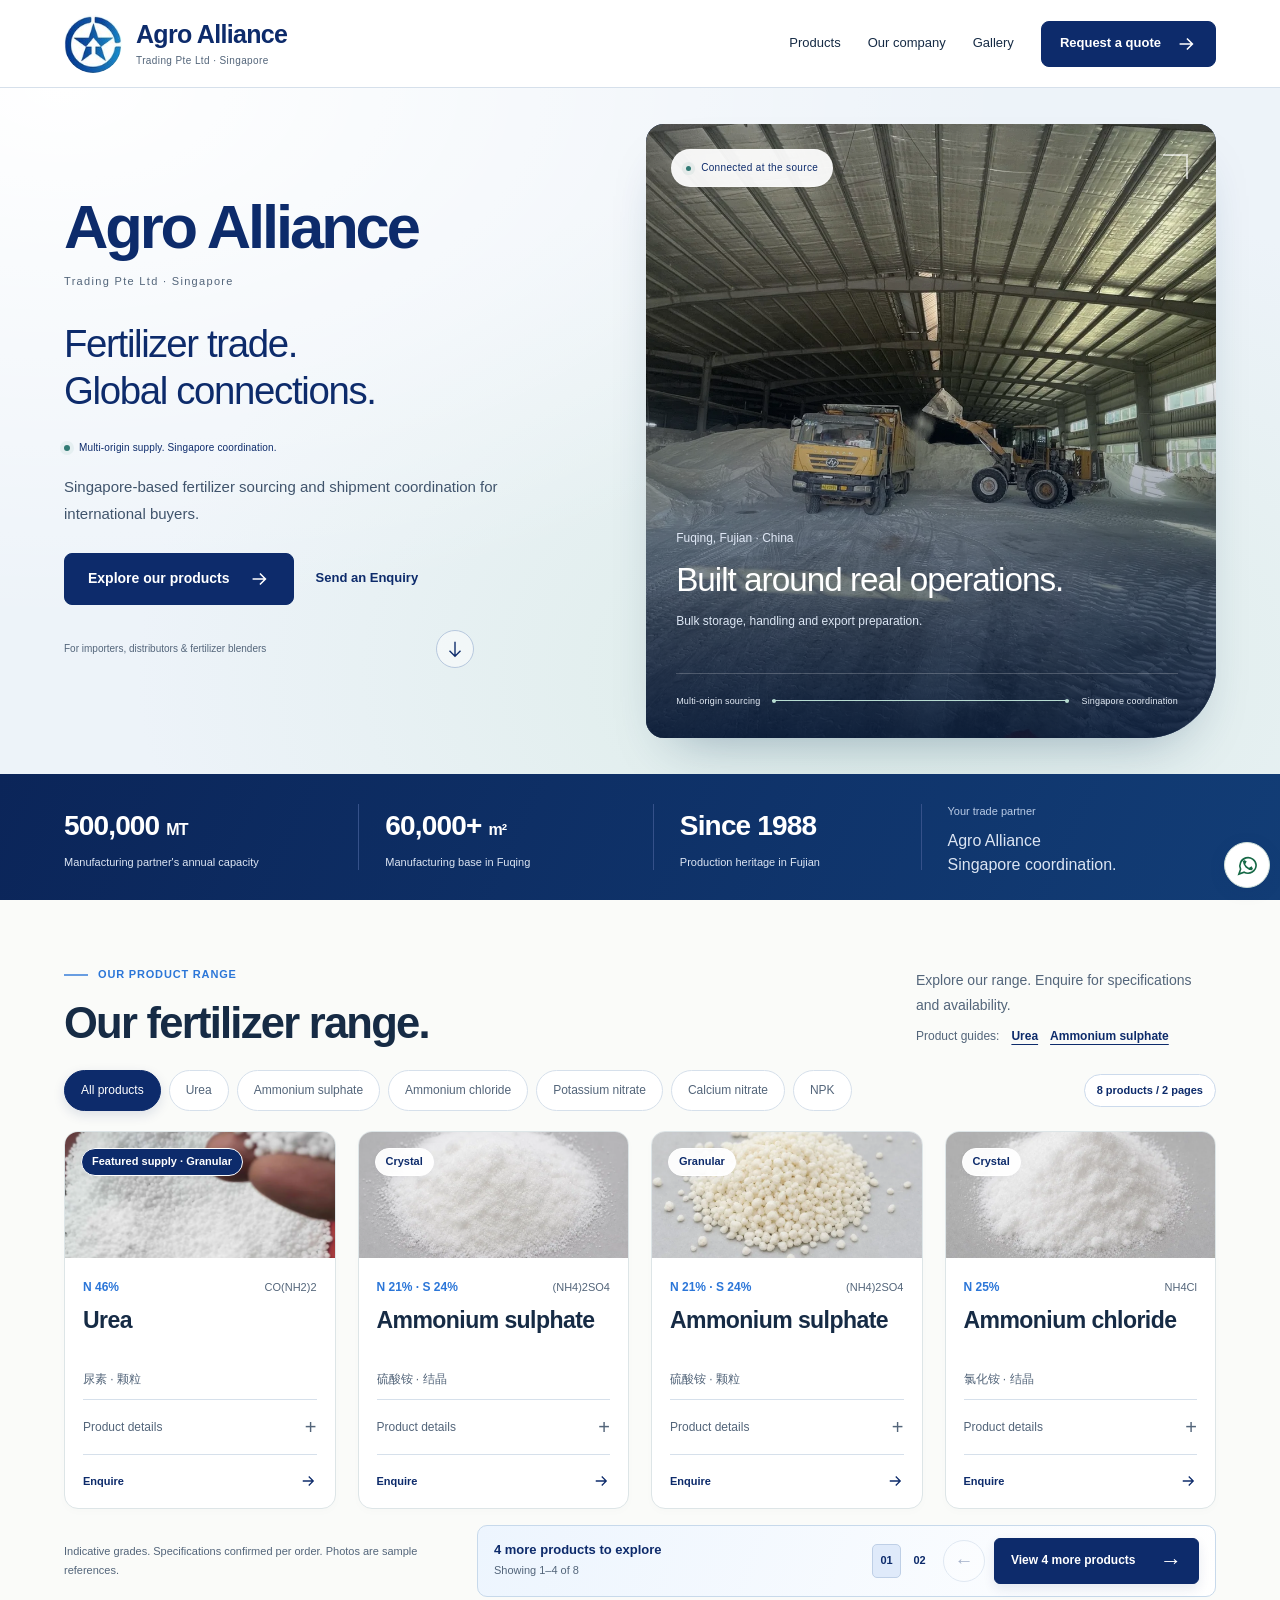
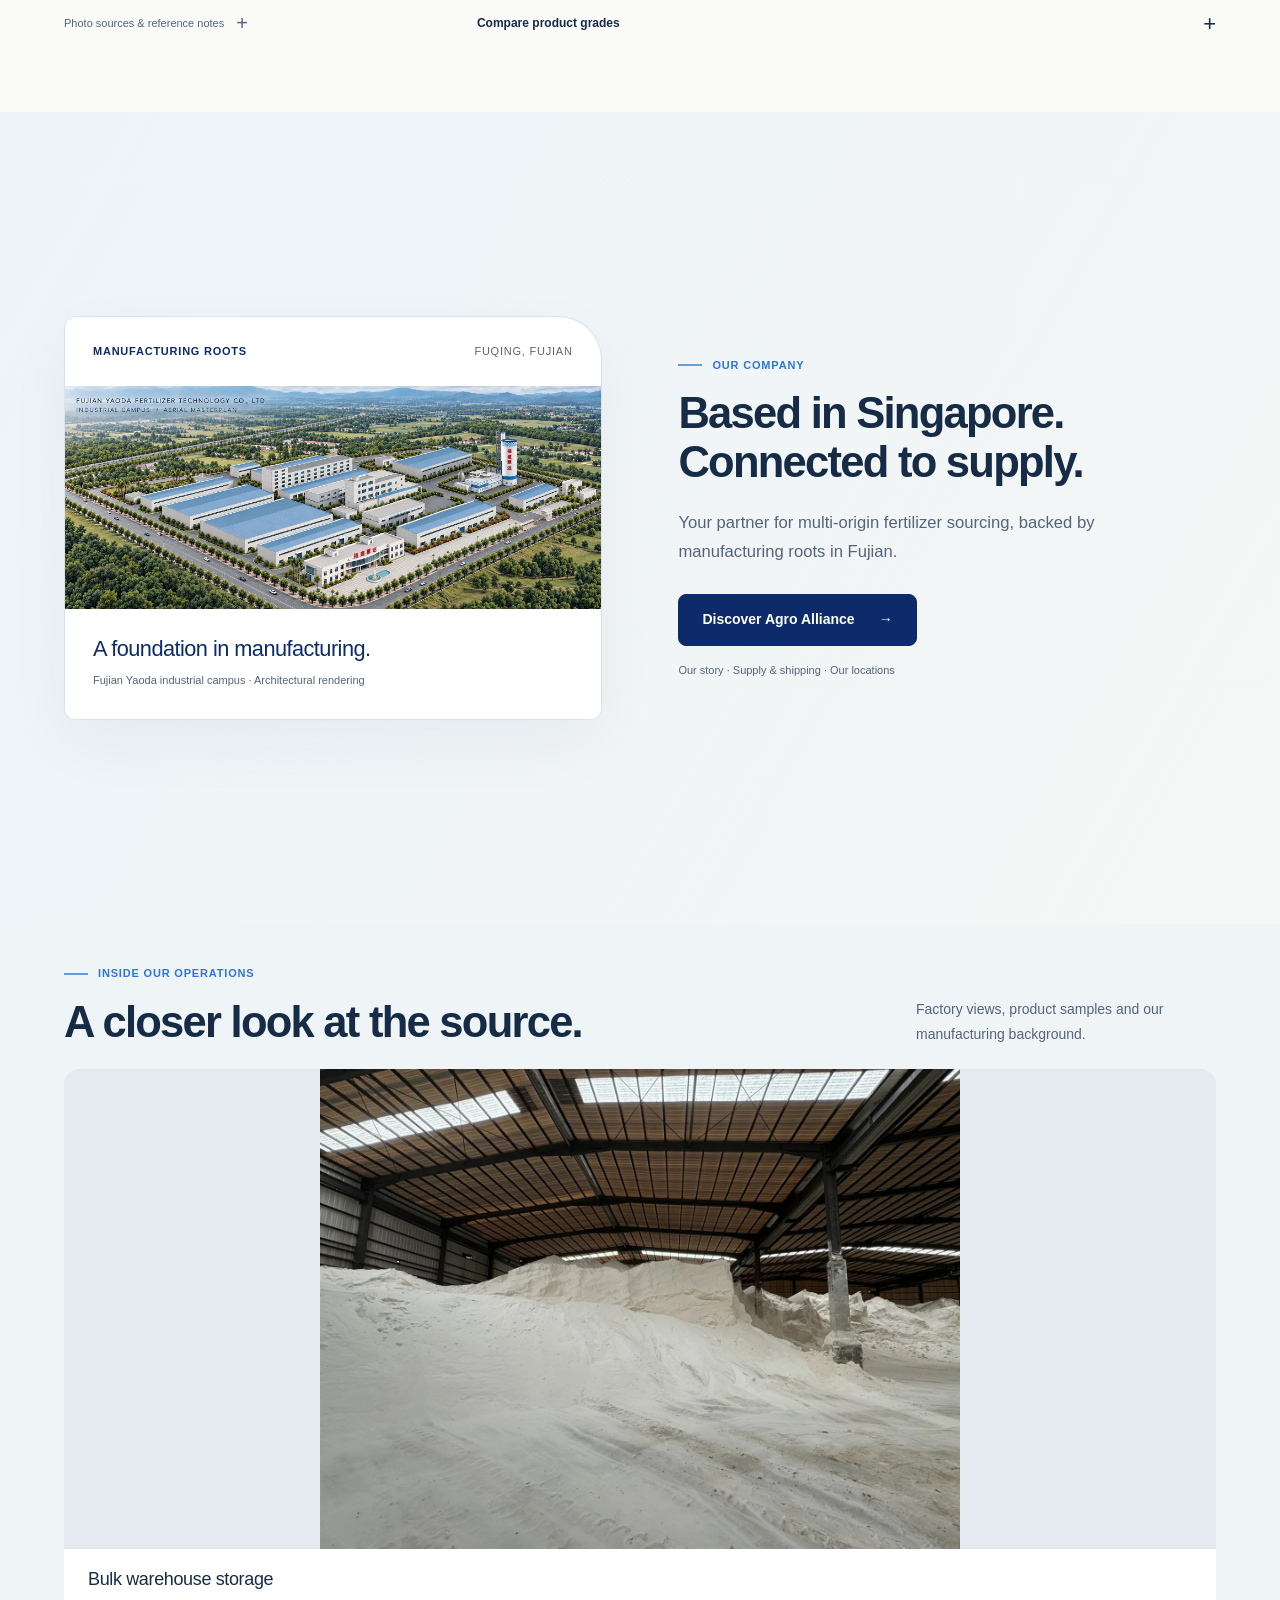
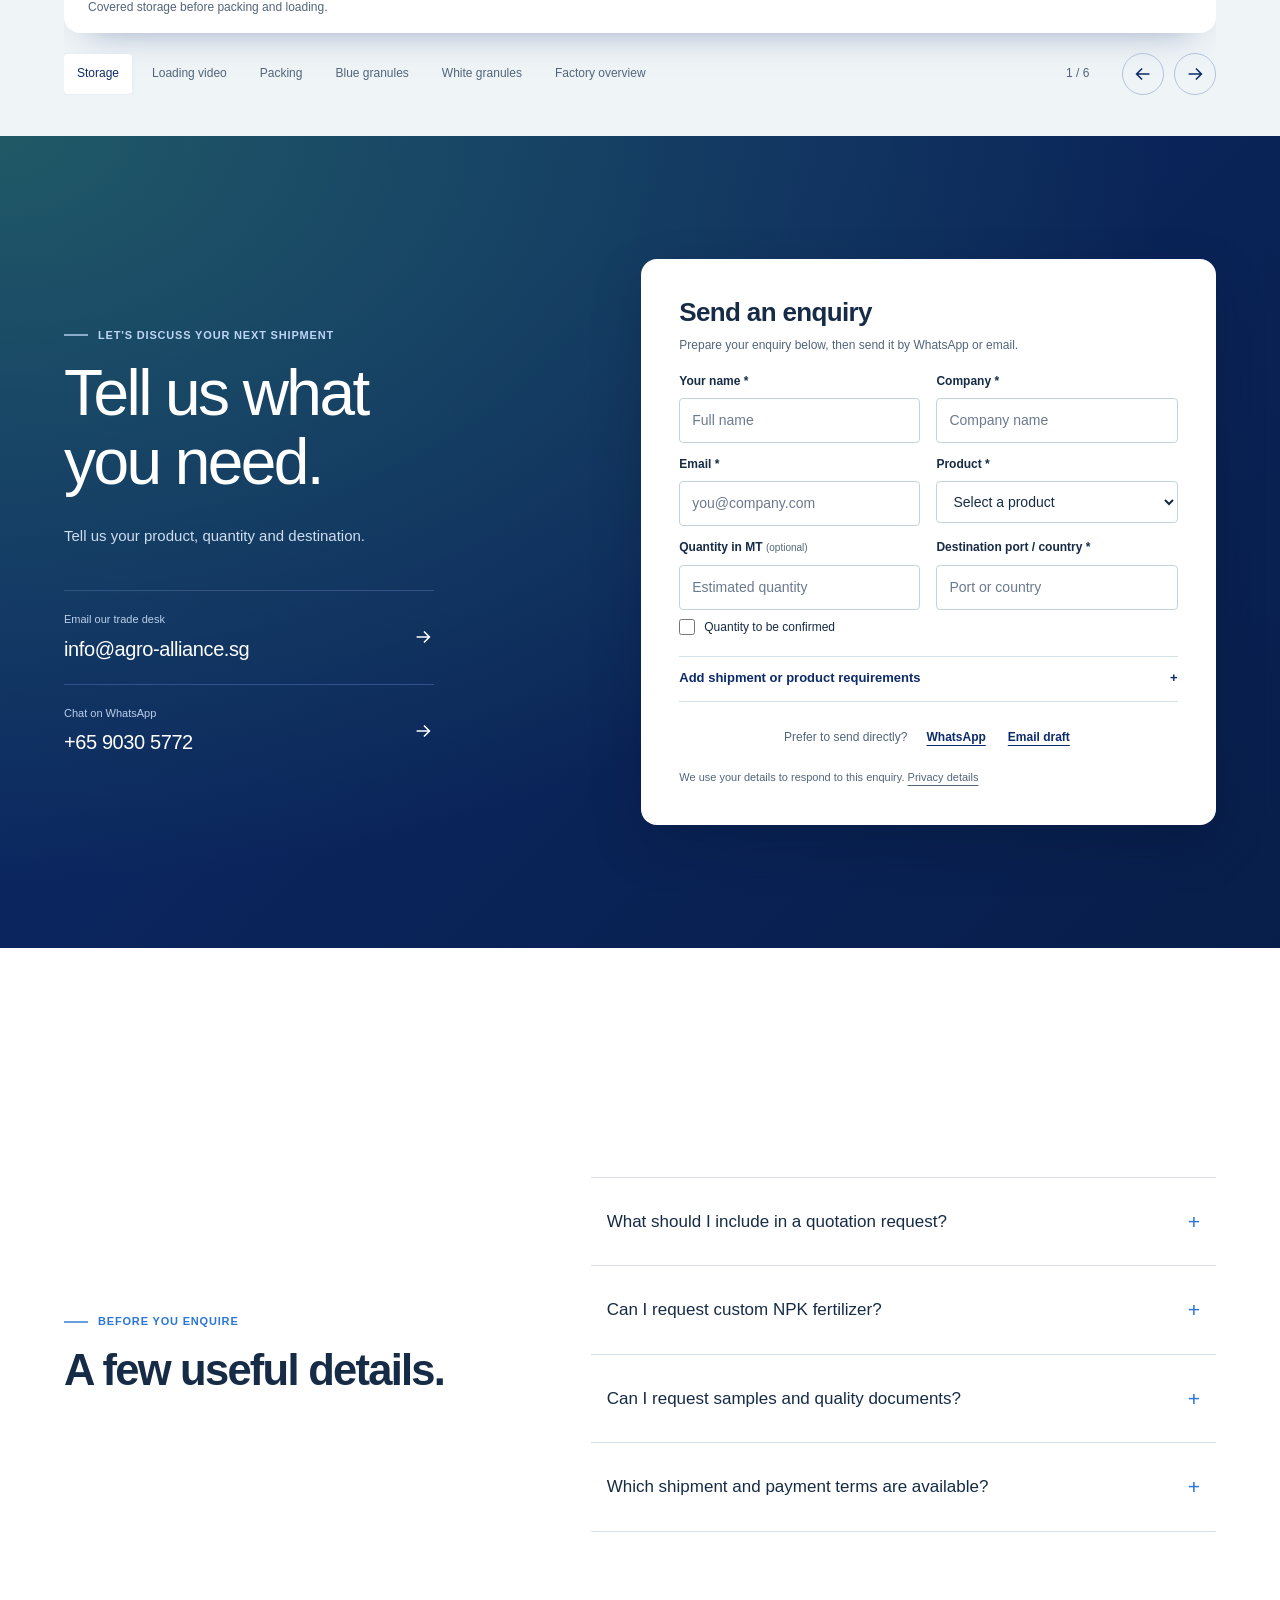
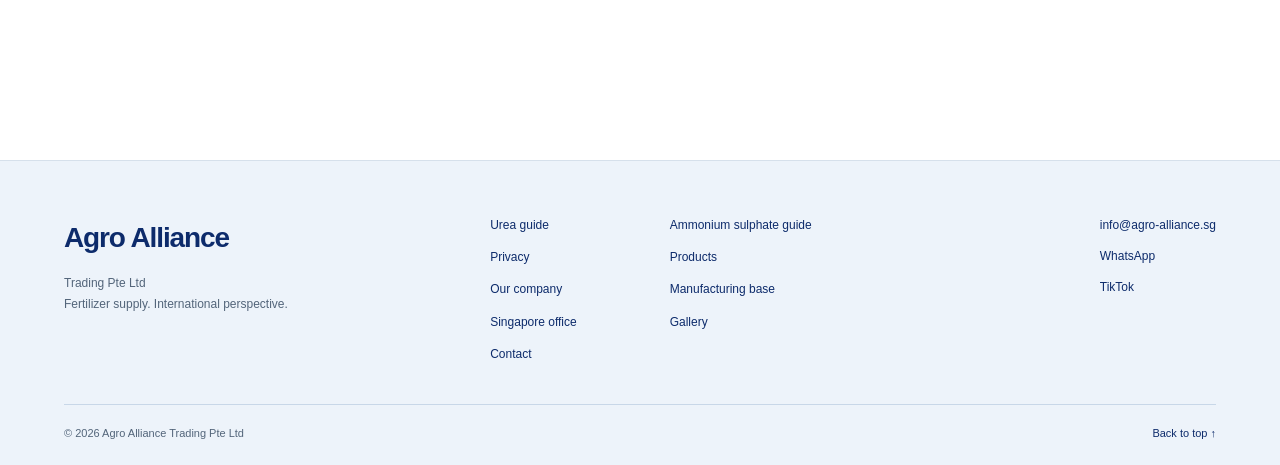
<file: index.html>
<!doctype html>
<html lang="en">
<head>
<meta charset="utf-8">
<meta name="viewport" content="width=device-width,initial-scale=1">
<title>Agro Alliance | International Fertilizer Trade</title>
<meta name="description" content="Singapore-based fertilizer trade: urea, ammonium sulphate, ammonium chloride, potassium nitrate, calcium nitrate and NPK. Multi-origin sourcing.">
<meta name="theme-color" content="#0d2b6b">
<link rel="canonical" href="https://agro-alliance.sg/">
<link rel="icon" href="assets/favicon-96.png" type="image/png" sizes="96x96">
<meta property="og:type" content="website">
<meta property="og:site_name" content="Agro Alliance">
<meta property="og:url" content="https://agro-alliance.sg/">
<meta property="og:title" content="Agro Alliance | International Fertilizer Trade">
<meta property="og:description" content="Singapore-based fertilizer trade: urea, ammonium sulphate, ammonium chloride, potassium nitrate, calcium nitrate and NPK. Multi-origin sourcing.">
<meta property="og:image" content="https://agro-alliance.sg/assets/optimized/warehouse-loader-truck.webp">
<meta property="og:image:alt" content="Fertilizer warehouse and loading operations in Fujian">
<meta property="og:locale" content="en_SG">
<meta name="twitter:card" content="summary_large_image">
<link rel="stylesheet" href="assets/site.css?v=20261029-enquiry-seo">
<link rel="preload" as="image" href="assets/optimized/warehouse-loader-truck.webp" fetchpriority="high">
<script type="application/ld+json">{"@context":"https://schema.org","@graph":[{"@type":"WebSite","@id":"https://agro-alliance.sg/#website","name":"Agro Alliance","alternateName":["Agro Alliance Trading","Agro Alliance Trading Pte Ltd"],"url":"https://agro-alliance.sg/","inLanguage":"en","publisher":{"@id":"https://agro-alliance.sg/#organization"}},{"@type":"Organization","name":"Agro Alliance","url":"https://agro-alliance.sg/","logo":{"@type":"ImageObject","url":"https://agro-alliance.sg/assets/brand-logo.jpg","contentUrl":"https://agro-alliance.sg/assets/brand-logo.jpg","width":200,"height":200},"email":"info@agro-alliance.sg","telephone":"+65-9030-5772","address":{"@type":"PostalAddress","streetAddress":"61 Woodlands Industrial Park E9, #02-16 E9 Premium","postalCode":"757047","addressLocality":"Singapore","addressCountry":"SG"},"sameAs":["https://www.tiktok.com/@agro_alliance"],"@id":"https://agro-alliance.sg/#organization","legalName":"Agro Alliance Trading Pte Ltd","alternateName":"Agro Alliance Trading"}]}</script>
<script src="assets/site-config.js?v=20261029-enquiry-seo" defer></script>
<script src="assets/analytics.js?v=20261029-enquiry-seo" defer></script>
<script src="assets/site.js?v=20261029-enquiry-seo" defer></script>
<noscript><style>#quote-form,.menu-toggle,.filters,.gallery-controls{display:none}.site-header{height:auto}.site-header nav{display:flex;position:static;box-shadow:none;flex-wrap:wrap}.nav-wrap{flex-wrap:wrap;padding-block:16px}.gallery-stage{height:auto}.gallery-slide,.gallery-slide[hidden]{display:block!important;height:360px;margin-bottom:20px}</style></noscript>
<link rel="stylesheet" href="assets/growth.css?v=20261029-enquiry-seo">
<script src="assets/enquiry-core.js?v=20261029-enquiry-seo" defer></script><script src="assets/enquiry.js?v=20261029-enquiry-seo" defer></script>
</head>
<body class="home-page">
<a class="skip-link" href="#main">Skip to content</a>
<header class="site-header">
  <span class="reading-progress" aria-hidden="true"></span>
  <div class="nav-wrap container">
    <a class="brand" href="#top" aria-label="Agro Alliance home"><span class="brand-symbol"><img src="assets/brand-logo.jpg" width="200" height="200" alt=""></span><span><strong>Agro Alliance</strong><small>Trading Pte Ltd · Singapore</small></span></a>
    <button class="menu-toggle" type="button" aria-expanded="false" aria-controls="main-nav"><span>Menu</span><svg viewBox="0 0 24 24" fill="none" stroke="currentColor" stroke-width="1.8" aria-hidden="true"><path d="M4 7h16M4 12h16M4 17h16"/></svg></button>
    <nav id="main-nav" aria-label="Main navigation">
      <a href="#products">Products</a><a href="company.html">Our company</a><a href="#gallery">Gallery</a><a class="button button-small" href="#contact">Request a quote <svg viewBox="0 0 24 24" fill="none" stroke="currentColor" stroke-width="1.7" aria-hidden="true"><path d="M5 12h14M13 6l6 6-6 6"/></svg></a>
    </nav>
  </div>
</header>
<main id="main">
<div class="home-opening">
<section class="hero" id="top" aria-labelledby="hero-heading">
  <div class="hero-inner container">
    <div class="hero-copy">
      <div class="hero-identity">
        <div><h1 id="hero-heading">Agro Alliance</h1><p class="hero-legal-name">Trading Pte Ltd &middot; Singapore</p></div>
      </div>
      <p class="hero-slogan">Fertilizer trade.<br>Global connections.</p>
      <p class="hero-intro"><span class="signal-dot" aria-hidden="true"></span>Multi-origin supply. Singapore coordination.</p>
      <p class="hero-description">Singapore-based fertilizer sourcing and shipment coordination for international buyers.</p>
      <div class="hero-actions"><a class="button" href="#products">Explore our products <svg viewBox="0 0 24 24" fill="none" stroke="currentColor" stroke-width="1.7" aria-hidden="true"><path d="M5 12h14M13 6l6 6-6 6"/></svg></a><a class="text-link" href="#contact">Send an Enquiry</a></div>
      <div class="hero-bottom"><span>For importers, distributors & fertilizer blenders</span><a href="company.html" aria-label="Discover Agro Alliance"><svg viewBox="0 0 24 24" fill="none" stroke="currentColor" stroke-width="1.5" aria-hidden="true"><path d="M12 4v16m-6-6 6 6 6-6"/></svg></a></div>
    </div>
    <figure class="hero-photo">
      <div class="hero-photo-tag"><span class="signal-dot" aria-hidden="true"></span>Connected at the source</div>
      <img src="assets/optimized/warehouse-loader-truck.webp" alt="Loader and truck handling bulk fertilizer inside our Fujian warehouse" width="1200" height="900" fetchpriority="high">
      <figcaption><span class="photo-location">Fuqing, Fujian · China</span><strong>Built around real operations.</strong><span>Bulk storage, handling and export preparation.</span></figcaption>
      <span class="photo-corner" aria-hidden="true"></span>
      <div class="trade-route" aria-hidden="true"><span>Multi-origin sourcing</span><span class="route-line"></span><span>Singapore coordination</span></div>
    </figure>
  </div>
</section>
<div class="proof-strip">
  <div class="container proof-grid">
    <div><strong>500,000 <span>MT</span></strong><p>Manufacturing partner's annual capacity</p></div>
    <div><strong>60,000+ <span>m²</span></strong><p>Manufacturing base in Fuqing</p></div>
    <div><strong>Since 1988</strong><p>Production heritage in Fujian</p></div>
    <div class="proof-note"><span class="small-label">Your trade partner</span><p>Agro Alliance<br> Singapore coordination.</p></div>
  </div>
</div>

</div>

<section class="section products-section" id="products" aria-labelledby="products-title">
<div class="container">
  <div class="section-heading"><div><p class="section-label">Our product range</p><h2 id="products-title">Our fertilizer range.</h2></div><p>Explore our range. Enquire for specifications and availability.<span class="guide-links">Product guides: <a href="urea.html">Urea</a><a href="ammonium-sulphate.html">Ammonium sulphate</a></span></p></div>
  <div class="product-toolbar"><div class="filters" role="group" aria-label="Filter products">
    <button type="button" data-filter="all" aria-pressed="true">All products</button><button type="button" data-filter="urea" aria-pressed="false">Urea</button><button type="button" data-filter="sulphate" aria-pressed="false">Ammonium sulphate</button><button type="button" data-filter="chloride" aria-pressed="false">Ammonium chloride</button><button type="button" data-filter="potassium-nitrate" aria-pressed="false">Potassium nitrate</button><button type="button" data-filter="calcium-nitrate" aria-pressed="false">Calcium nitrate</button><button type="button" data-filter="other" aria-pressed="false">NPK</button>
  </div><span id="product-count" role="status" aria-live="polite">8 products</span></div>
  <div class="product-grid" id="product-grid">
<article class="product-card product-card-featured" data-family="urea" id="urea">
    <div class="product-image"><img src="assets/optimized/avif-converted-sample.webp" alt="Granular Urea sample" width="720" height="540" loading="lazy" decoding="async"><span class="form-badge">Featured supply · Granular</span></div>
    <div class="product-body"><p class="product-grade">N 46%<span>CO(NH2)2</span></p><h3>Urea</h3><p class="product-cn" lang="zh">尿素 · 颗粒</p><details class="product-details"><summary>Product details<span aria-hidden="true">+</span></summary><p class="product-description">A concentrated nitrogen fertilizer and a current supply focus. Enquire about available export allocation, order quantities and shipment windows.</p><a class="product-guide-link" href="urea.html">Urea sourcing guide &rarr;</a></details><a class="product-enquire" href="#contact" data-product="Urea (Granular)">Enquire <svg viewBox="0 0 24 24" fill="none" stroke="currentColor" stroke-width="1.7" aria-hidden="true"><path d="M5 12h14M13 6l6 6-6 6"/></svg></a></div>
  </article>
  <article class="product-card" data-family="sulphate" id="as-crystal">
    <div class="product-image"><img src="assets/optimized/ammonium-sulphate-crystal-standard.webp" alt="Crystal Ammonium sulphate sample" width="720" height="540" loading="lazy" decoding="async"><span class="form-badge">Crystal</span></div>
    <div class="product-body"><p class="product-grade">N 21% · S 24%<span>(NH4)2SO4</span></p><h3>Ammonium sulphate</h3><p class="product-cn" lang="zh">硫酸铵 · 结晶</p><details class="product-details"><summary>Product details<span aria-hidden="true">+</span></summary><p class="product-description">A crystalline source of nitrogen and sulphur for fertilizer formulation and agricultural use.</p><a class="product-guide-link" href="ammonium-sulphate.html">Ammonium sulphate guide &rarr;</a></details><a class="product-enquire" href="#contact" data-product="Ammonium Sulphate (Crystal)">Enquire <svg viewBox="0 0 24 24" fill="none" stroke="currentColor" stroke-width="1.7" aria-hidden="true"><path d="M5 12h14M13 6l6 6-6 6"/></svg></a></div>
  </article>
<article class="product-card" data-family="sulphate" id="as-granular">
    <div class="product-image"><img src="assets/optimized/ammonium-sulphate-granular-standard.webp" alt="Granular Ammonium sulphate sample" width="720" height="540" loading="lazy" decoding="async"><span class="form-badge">Granular</span></div>
    <div class="product-body"><p class="product-grade">N 21% · S 24%<span>(NH4)2SO4</span></p><h3>Ammonium sulphate</h3><p class="product-cn" lang="zh">硫酸铵 · 颗粒</p><details class="product-details"><summary>Product details<span aria-hidden="true">+</span></summary><p class="product-description">Granular nitrogen and sulphur for blending, handling and mechanical field application.</p><a class="product-guide-link" href="ammonium-sulphate.html">Ammonium sulphate guide &rarr;</a></details><a class="product-enquire" href="#contact" data-product="Ammonium Sulphate (Granular)">Enquire <svg viewBox="0 0 24 24" fill="none" stroke="currentColor" stroke-width="1.7" aria-hidden="true"><path d="M5 12h14M13 6l6 6-6 6"/></svg></a></div>
  </article>
<article class="product-card" data-family="chloride" id="ac-crystal">
    <div class="product-image"><img src="assets/optimized/ammonium-chloride-crystal-standard.webp" alt="Crystal Ammonium chloride sample" width="720" height="540" loading="lazy" decoding="async"><span class="form-badge">Crystal</span></div>
    <div class="product-body"><p class="product-grade">N 25%<span>NH4Cl</span></p><h3>Ammonium chloride</h3><p class="product-cn" lang="zh">氯化铵 · 结晶</p><details class="product-details"><summary>Product details<span aria-hidden="true">+</span></summary><p class="product-description">Fine crystalline ammonium chloride for buyers requiring a soluble input for fertilizer formulation.</p></details><a class="product-enquire" href="#contact" data-product="Ammonium Chloride (Crystal)">Enquire <svg viewBox="0 0 24 24" fill="none" stroke="currentColor" stroke-width="1.7" aria-hidden="true"><path d="M5 12h14M13 6l6 6-6 6"/></svg></a></div>
  </article>
<article class="product-card" data-family="chloride" id="ac-granular">
    <div class="product-image"><img src="assets/optimized/ammonium-chloride-granular-standard.webp" alt="Granular Ammonium chloride sample" width="720" height="540" loading="lazy" decoding="async"><span class="form-badge">Granular</span></div>
    <div class="product-body"><p class="product-grade">N 25%<span>NH4Cl</span></p><h3>Ammonium chloride</h3><p class="product-cn" lang="zh">氯化铵 · 颗粒</p><details class="product-details"><summary>Product details<span aria-hidden="true">+</span></summary><p class="product-description">A granular nitrogen input for fertilizer blends and applications suited to chloride-based nutrition.</p></details><a class="product-enquire" href="#contact" data-product="Ammonium Chloride (Granular)">Enquire <svg viewBox="0 0 24 24" fill="none" stroke="currentColor" stroke-width="1.7" aria-hidden="true"><path d="M5 12h14M13 6l6 6-6 6"/></svg></a></div>
  </article>


<article class="product-card" data-family="other" id="npk">
    <div class="product-image"><img src="assets/optimized/compound-yellow-granules.webp" alt="Custom granular NPK fertilizer sample" width="720" height="540" loading="lazy" decoding="async"><span class="form-badge">Custom granular</span></div>
    <div class="product-body"><p class="product-grade">Custom ratio<span>N + P + K</span></p><h3>NPK fertilizer</h3><p class="product-cn" lang="zh">复合肥 · 定制配方</p><details class="product-details"><summary>Product details<span aria-hidden="true">+</span></summary><p class="product-description">Discuss nutrient ratios, granule size, colour and packaging for your market's requirements.</p></details><a class="product-enquire" href="#contact" data-product="NPK Compound (Custom Ratio)">Enquire <svg viewBox="0 0 24 24" fill="none" stroke="currentColor" stroke-width="1.7" aria-hidden="true"><path d="M5 12h14M13 6l6 6-6 6"/></svg></a></div>
  </article>
<article class="product-card" data-family="potassium-nitrate" id="potassium-nitrate">
    <div class="product-image"><img src="assets/optimized/potassium-nitrate-reference.jpg" alt="Potassium nitrate reference sample on a watch glass; not a supplied product photograph" width="640" height="373" loading="lazy" decoding="async"><span class="form-badge">Reference image</span></div>
    <div class="product-body"><p class="product-grade">Specification on enquiry</p><h3>Potassium nitrate</h3><p class="product-cn" lang="zh">硝酸钾</p><details class="product-details"><summary>Product details<span aria-hidden="true">+</span></summary><p class="product-description">Enquire about potassium nitrate for your market. Share the required grade, quantity and packaging for sourcing and shipment options.</p></details><a class="product-enquire" href="#contact" data-product="Potassium Nitrate">Enquire <svg viewBox="0 0 24 24" fill="none" stroke="currentColor" stroke-width="1.7" aria-hidden="true"><path d="M5 12h14M13 6l6 6-6 6"/></svg></a></div>
  </article>
<article class="product-card" data-family="calcium-nitrate" id="calcium-nitrate">
    <div class="product-image"><img src="assets/optimized/calcium-nitrate-reference.jpg" alt="Calcium nitrate reference sample on a watch glass; not a supplied product photograph" width="640" height="362" loading="lazy" decoding="async"><span class="form-badge">Reference image</span></div>
    <div class="product-body"><p class="product-grade">Specification on enquiry</p><h3>Calcium nitrate</h3><p class="product-cn" lang="zh">硝酸钙</p><details class="product-details"><summary>Product details<span aria-hidden="true">+</span></summary><p class="product-description">Discuss calcium nitrate sourcing for your requirements. Product form, specification and supporting documents are confirmed for each enquiry.</p></details><a class="product-enquire" href="#contact" data-product="Calcium Nitrate">Enquire <svg viewBox="0 0 24 24" fill="none" stroke="currentColor" stroke-width="1.7" aria-hidden="true"><path d="M5 12h14M13 6l6 6-6 6"/></svg></a></div>
  </article>

  </div>
<div class="product-support">
<div class="product-pagination" hidden aria-label="Product pages">
  <div class="product-page-copy"><strong id="product-page-heading">More products to explore</strong><span id="product-page-status" role="status" aria-live="polite"></span></div>
  <div class="product-page-actions"><div id="product-page-links" class="product-page-links" role="group" aria-label="Choose product page"></div><button type="button" id="products-prev" aria-label="Previous products" aria-controls="product-grid"><span aria-hidden="true">&larr;</span></button><button type="button" id="products-next" aria-controls="product-grid"><span class="product-next-label">View more products</span><span class="product-next-arrow" aria-hidden="true">&rarr;</span></button></div>
</div>
  <p class="product-note">Indicative grades. Specifications confirmed per order. Photos are sample references.</p>
  <details class="image-credits"><summary>Photo sources &amp; reference notes<span aria-hidden="true">+</span></summary><p class="product-note photo-credits">Potassium nitrate and calcium nitrate photographs: Ondřej Mangl / Wikimedia Commons, public domain. <a href="https://commons.wikimedia.org/wiki/File:Dusi%C4%8Dnan_draseln%C3%BD.JPG" target="_blank" rel="noopener noreferrer">Potassium nitrate source</a> &middot; <a href="https://commons.wikimedia.org/wiki/File:Dusi%C4%8Dnan_v%C3%A1penat%C3%BD.JPG" target="_blank" rel="noopener noreferrer">Calcium nitrate source</a>. Reference samples only; supplied appearance and grade are confirmed per order.</p></details>
  <details class="compare-products"><summary>Compare product grades<span aria-hidden="true">+</span></summary><div class="table-scroll" tabindex="0" role="region" aria-label="Product grade comparison"><table><caption class="sr-only">Indicative fertilizer grades</caption><thead><tr><th scope="col">Product</th><th scope="col">Form</th><th scope="col">Nitrogen</th><th scope="col">Other nutrients / formulation</th></tr></thead><tbody><tr><th scope="row">Ammonium sulphate</th><td>Crystal / granular</td><td>21%</td><td>S 24%</td></tr><tr><th scope="row">Ammonium chloride</th><td>Crystal / granular</td><td>25%</td><td>Confirm agreed specification</td></tr><tr><th scope="row">Urea</th><td>Granular</td><td>46%</td><td>Confirm agreed specification</td></tr><tr><th scope="row">Potassium nitrate</th><td>On enquiry</td><td>Confirm specification</td><td>Confirm specification</td></tr><tr><th scope="row">Calcium nitrate</th><td>On enquiry</td><td>Confirm specification</td><td>Confirm specification</td></tr><tr><th scope="row">NPK fertilizer</th><td>Custom granular</td><td>As agreed</td><td>Custom N:P:K ratio</td></tr></tbody></table></div></details>
</div>
</div>
</section>

<section class="section about-section" id="about" aria-labelledby="about-title"><div class="container about-grid">
<figure class="about-visual about-campus"><div class="campus-topline"><span>Manufacturing roots</span><span>Fuqing, Fujian</span></div><img src="assets/optimized/fuqing-campus-render.webp" alt="Architectural rendering of the Fujian Yaoda fertilizer manufacturing campus" width="1944" height="809" loading="lazy" decoding="async"><figcaption><strong>A foundation in manufacturing.</strong><span>Fujian Yaoda industrial campus &middot; Architectural rendering</span></figcaption></figure>
<div class="about-copy"><p class="section-label">Our company</p><h2 id="about-title">Based in Singapore.<br>Connected to supply.</h2><p class="about-summary">Your partner for multi-origin fertilizer sourcing, backed by manufacturing roots in Fujian.</p><a class="button company-entry" href="company.html">Discover Agro Alliance <span aria-hidden="true">&rarr;</span></a><p class="company-entry-note">Our story &middot; Supply &amp; shipping &middot; Our locations</p></div>
</div></section>

<section class="section gallery-section" id="gallery" aria-labelledby="gallery-title">
<div class="container">
  <div class="section-heading"><div><p class="section-label">Inside our operations</p><h2 id="gallery-title">A closer look at the source.</h2></div><p>Factory views, product samples and our manufacturing background.</p></div>
  <div class="gallery" role="region" aria-roledescription="carousel" aria-label="Factory and product gallery">
    <div class="gallery-stage">
      <figure class="gallery-slide" id="gallery-1"><img src="assets/optimized/warehouse-bulk-storage.webp" alt="Bulk fertilizer stored inside a covered warehouse" width="1200" height="800" loading="lazy"><figcaption><strong>Bulk warehouse storage</strong><span>Covered storage before packing and loading.</span></figcaption></figure>
      <figure class="gallery-slide" id="gallery-2" hidden><video controls playsinline preload="none" poster="assets/optimized/warehouse-loader-truck.webp" aria-label="Warehouse loading operation"><source src="assets/media/warehouse-loading-video.mov">Your browser cannot play this video.</video><figcaption><strong>Warehouse loading</strong><span>On-site handling and loading activity. <a href="assets/media/warehouse-loading-video.mov">Open original video</a></span></figcaption></figure>
      <figure class="gallery-slide gallery-packing" id="gallery-3" hidden><div class="packing-photos"><img src="assets/optimized/bulk-bags-ammonium-sulphate.webp" alt="Ammonium sulphate bulk bag packing, full photograph" width="1200" height="840" loading="lazy"><img src="assets/optimized/ammonium-sulphate-bulk-bags.webp" alt="Stacked bulk bags labelled granular ammonium sulphate, supplied company photograph" width="1536" height="2048" loading="lazy"></div><figcaption><strong>Bulk bag packing</strong><span>Granular ammonium sulphate &middot; Packing and storage photographs.</span></figcaption></figure>
      <figure class="gallery-slide" id="gallery-4" hidden><img src="assets/optimized/compound-blue-granules-hand.webp" alt="Blue compound fertilizer granules held for sample inspection" width="1200" height="800" loading="lazy"><figcaption><strong>Sample inspection</strong><span>Checking colour, texture and particle appearance.</span></figcaption></figure>
      <figure class="gallery-slide" id="gallery-5" hidden><img src="assets/optimized/white-granules-hand.webp" alt="White fertilizer granules held in a hand" width="1200" height="800" loading="lazy"><figcaption><strong>Granular product sample</strong><span>A close-up view of product size and appearance.</span></figcaption></figure>
      <figure class="gallery-slide gallery-campus" id="gallery-6" hidden><img src="assets/optimized/fuqing-campus-render.webp" alt="Architectural rendering showing the Fujian Yaoda industrial campus" width="1944" height="809" loading="lazy"><figcaption><strong>Our manufacturing background</strong><span>Fujian Yaoda industrial campus &middot; Architectural rendering.</span></figcaption></figure>
    </div>
    <div class="gallery-controls"><div class="gallery-selectors" role="group" aria-label="Choose gallery item"><button type="button" data-slide="0" aria-pressed="true" aria-controls="gallery-1">Storage</button><button type="button" data-slide="1" aria-pressed="false" aria-controls="gallery-2">Loading video</button><button type="button" data-slide="2" aria-pressed="false" aria-controls="gallery-3">Packing</button><button type="button" data-slide="3" aria-pressed="false" aria-controls="gallery-4">Blue granules</button><button type="button" data-slide="4" aria-pressed="false" aria-controls="gallery-5">White granules</button><button type="button" data-slide="5" aria-pressed="false" aria-controls="gallery-6">Factory overview</button></div><div class="gallery-arrows"><span id="gallery-count" aria-live="polite" aria-atomic="true">1 / 6</span><button type="button" id="gallery-prev" aria-label="Previous gallery item"><svg viewBox="0 0 24 24" fill="none" stroke="currentColor" stroke-width="1.7" aria-hidden="true"><path d="M5 12h14M13 6l6 6-6 6"/></svg></button><button type="button" id="gallery-next" aria-label="Next gallery item"><svg viewBox="0 0 24 24" fill="none" stroke="currentColor" stroke-width="1.7" aria-hidden="true"><path d="M5 12h14M13 6l6 6-6 6"/></svg></button></div></div>
  </div>
</div>
</section>

<section class="section contact-section" id="contact" aria-labelledby="contact-title">
<div class="container contact-grid">
  <div class="contact-copy"><p class="section-label">Let's discuss your next shipment</p><h2 id="contact-title">Tell us what<br>you need.</h2><p>Tell us your product, quantity and destination.</p>
    <div class="direct-contact"><a href="mailto:info@agro-alliance.sg"><span>Email our trade desk</span><strong>info@agro-alliance.sg</strong><svg viewBox="0 0 24 24" fill="none" stroke="currentColor" stroke-width="1.7" aria-hidden="true"><path d="M5 12h14M13 6l6 6-6 6"/></svg></a><a href="https://wa.me/6590305772" target="_blank" rel="noopener"><span>Chat on WhatsApp</span><strong>+65 9030 5772</strong><svg viewBox="0 0 24 24" fill="none" stroke="currentColor" stroke-width="1.7" aria-hidden="true"><path d="M5 12h14M13 6l6 6-6 6"/></svg></a></div>
  </div>
  <div class="quote-panel">
    <form id="quote-form" class="enquiry-form" aria-describedby="web-enquiry-note">
      <h3>Send an enquiry</h3><p class="form-intro" id="web-enquiry-note">Start with the essentials. Fields marked * are required.</p>
      <p id="enquiry-preview-note" class="preview-note" hidden>Preview mode &middot; No emails are sent from this preview.</p>
      <div class="bot-trap" aria-hidden="true"><label for="website-check">Leave this field empty</label><input id="website-check" name="website" tabindex="-1" autocomplete="off"></div>
      <div class="form-grid"><div class="field"><label for="quote-name">Your name *</label><input id="quote-name" name="name" autocomplete="name" required maxlength="100" placeholder="Full name"></div><div class="field"><label for="quote-company">Company *</label><input id="quote-company" name="company" autocomplete="organization" required maxlength="150" placeholder="Company name"></div></div>
      <div class="form-grid"><div class="field"><label for="quote-email">Email *</label><input id="quote-email" name="email" type="email" autocomplete="email" required maxlength="200" placeholder="you@company.com"></div><div class="field"><label for="quote-product">Product *</label><select id="quote-product" name="product" required><option value="">Select a product</option><option>Urea (Granular)</option><option>Ammonium Sulphate (Crystal)</option><option>Ammonium Sulphate (Granular)</option><option>Ammonium Chloride (Crystal)</option><option>Ammonium Chloride (Granular)</option><option>Potassium Nitrate</option><option>Calcium Nitrate</option><option>NPK Compound (Custom Ratio)</option><option>Other / Multiple Products</option></select></div></div>
      <div class="form-grid"><div class="field"><label for="quote-quantity">Quantity in MT <small>(optional)</small></label><input id="quote-quantity" name="quantity" type="number" inputmode="decimal" min="0.01" step="0.01" max="1000000" placeholder="Estimated quantity"><label class="quantity-choice" for="quantity-undecided"><input type="checkbox" id="quantity-undecided">Quantity to be confirmed</label><p class="field-hint sr-only" id="quantity-hint">An estimate is enough. Leave blank if undecided.</p></div><div class="field"><label for="quote-destination">Destination port / country *</label><input id="quote-destination" name="destination" required maxlength="150" placeholder="Port or country"></div></div>
      <details class="enquiry-extras"><summary>Add shipment or product requirements <span aria-hidden="true">+</span></summary><div class="details-content"><div class="field"><label for="quote-terms">Shipping terms</label><select id="quote-terms" name="terms"><option value="To be discussed">Please advise</option><option>FOB</option><option>CFR</option><option>CIF</option></select></div><div class="field"><label for="quote-message">Additional requirements</label><textarea id="quote-message" name="message" maxlength="1500" rows="3" placeholder="Grade, packaging, delivery timing or documents you need"></textarea></div></div></details>
      <div class="form-actions"><button class="button" id="send-enquiry" type="submit" name="channel" value="web">Send enquiry</button><div class="form-alternatives"><span>Prefer to send directly?</span><button type="submit" name="channel" value="whatsapp">WhatsApp</button><button type="submit" name="channel" value="email">Email draft</button></div></div>
      <p class="form-privacy">We use your details to respond to this enquiry. <a href="privacy.html">Privacy details</a></p>
      <p id="form-status" class="form-status" role="status" aria-live="polite" aria-atomic="true" tabindex="-1"></p><button id="new-enquiry" type="button" hidden>Start another enquiry</button>
      <div id="enquiry-fallback" hidden><div class="fallback-actions"><a id="prepared-link" href="#contact" target="_blank" rel="noopener">Open email draft</a><button type="button" id="copy-enquiry">Copy enquiry</button></div><details><summary>View prepared message</summary><pre id="prepared-message"></pre></details></div>
    </form>
    <noscript><p>To enquire, email <a href="mailto:info@agro-alliance.sg">info@agro-alliance.sg</a> or <a href="https://wa.me/6590305772">chat on WhatsApp</a>. The enquiry builder requires JavaScript.</p></noscript>
  </div>
</div>
</section>

<section class="section faq-section" aria-labelledby="faq-title">
<div class="container faq-grid"><div><p class="section-label">Before you enquire</p><h2 id="faq-title">A few useful details.</h2></div><div class="faq-list">
<details><summary>What should I include in a quotation request?<span aria-hidden="true">+</span></summary><p>Include the product and grade, estimated quantity in metric tons, packaging preference, destination port and delivery timing. Add any inspection or documentation requirements so they can be included in the quotation.</p></details>
<details><summary>Can I request custom NPK fertilizer?<span aria-hidden="true">+</span></summary><p>Yes. Share your required N:P:K ratio, granule size, colour and packaging. Availability, minimum order quantity and production lead time are confirmed after reviewing the specification.</p></details>
<details><summary>Can I request samples and quality documents?<span aria-hidden="true">+</span></summary><p>Ask our trade desk about product samples, the current specification and Certificate of Analysis. Sample delivery and third-party inspection arrangements are agreed according to your requirements.</p></details>
<details><summary>Which shipment and payment terms are available?<span aria-hidden="true">+</span></summary><p>FOB, CFR and CIF terms can be discussed for your destination. Payment terms, including letter-of-credit arrangements where applicable, are confirmed in the quotation and contract.</p></details>
</div></div>
</section>
</main>
<footer class="site-footer"><div class="container"><div class="footer-top"><div><a class="footer-brand" href="#top">Agro Alliance</a><p>Trading Pte Ltd<br>Fertilizer supply. International perspective.</p></div><div class="footer-nav"><a href="urea.html">Urea guide</a><a href="ammonium-sulphate.html">Ammonium sulphate guide</a><a href="privacy.html">Privacy</a><button type="button" data-analytics-settings hidden>Analytics preferences</button><a href="#products">Products</a><a href="company.html">Our company</a><a href="company.html#factory-location">Manufacturing base</a><a href="company.html#office-location">Singapore office</a><a href="#gallery">Gallery</a><a href="#contact">Contact</a></div><div class="footer-contact"><a href="mailto:info@agro-alliance.sg">info@agro-alliance.sg</a><a href="https://wa.me/6590305772" target="_blank" rel="noopener">WhatsApp</a><a href="https://www.tiktok.com/@agro_alliance" target="_blank" rel="noopener">TikTok</a></div></div><div class="footer-bottom"><span>© <span id="copyright-year">2026</span> Agro Alliance Trading Pte Ltd</span><a href="#top">Back to top ↑</a></div></div></footer>
<a class="floating-contact" href="https://wa.me/6590305772?text=Hello%20Agro%20Alliance%2C%20I%20would%20like%20to%20enquire%20about%20fertilizer%20supply." target="_blank" rel="noopener" aria-label="Chat with Agro Alliance on WhatsApp"><svg viewBox="0 0 24 24" fill="none" stroke="currentColor" stroke-width="1.7" aria-hidden="true"><path d="M21 11.5a8.5 8.5 0 0 1-12.5 7.5L3 21l1.8-5.2A8.5 8.5 0 1 1 21 11.5Z"/><path d="M8 7c0 5 4 9 9 9M8 7l2 1-1 2m8 6-1-2-2 1"/></svg><span>WhatsApp</span></a>
</body>
</html>
</file>
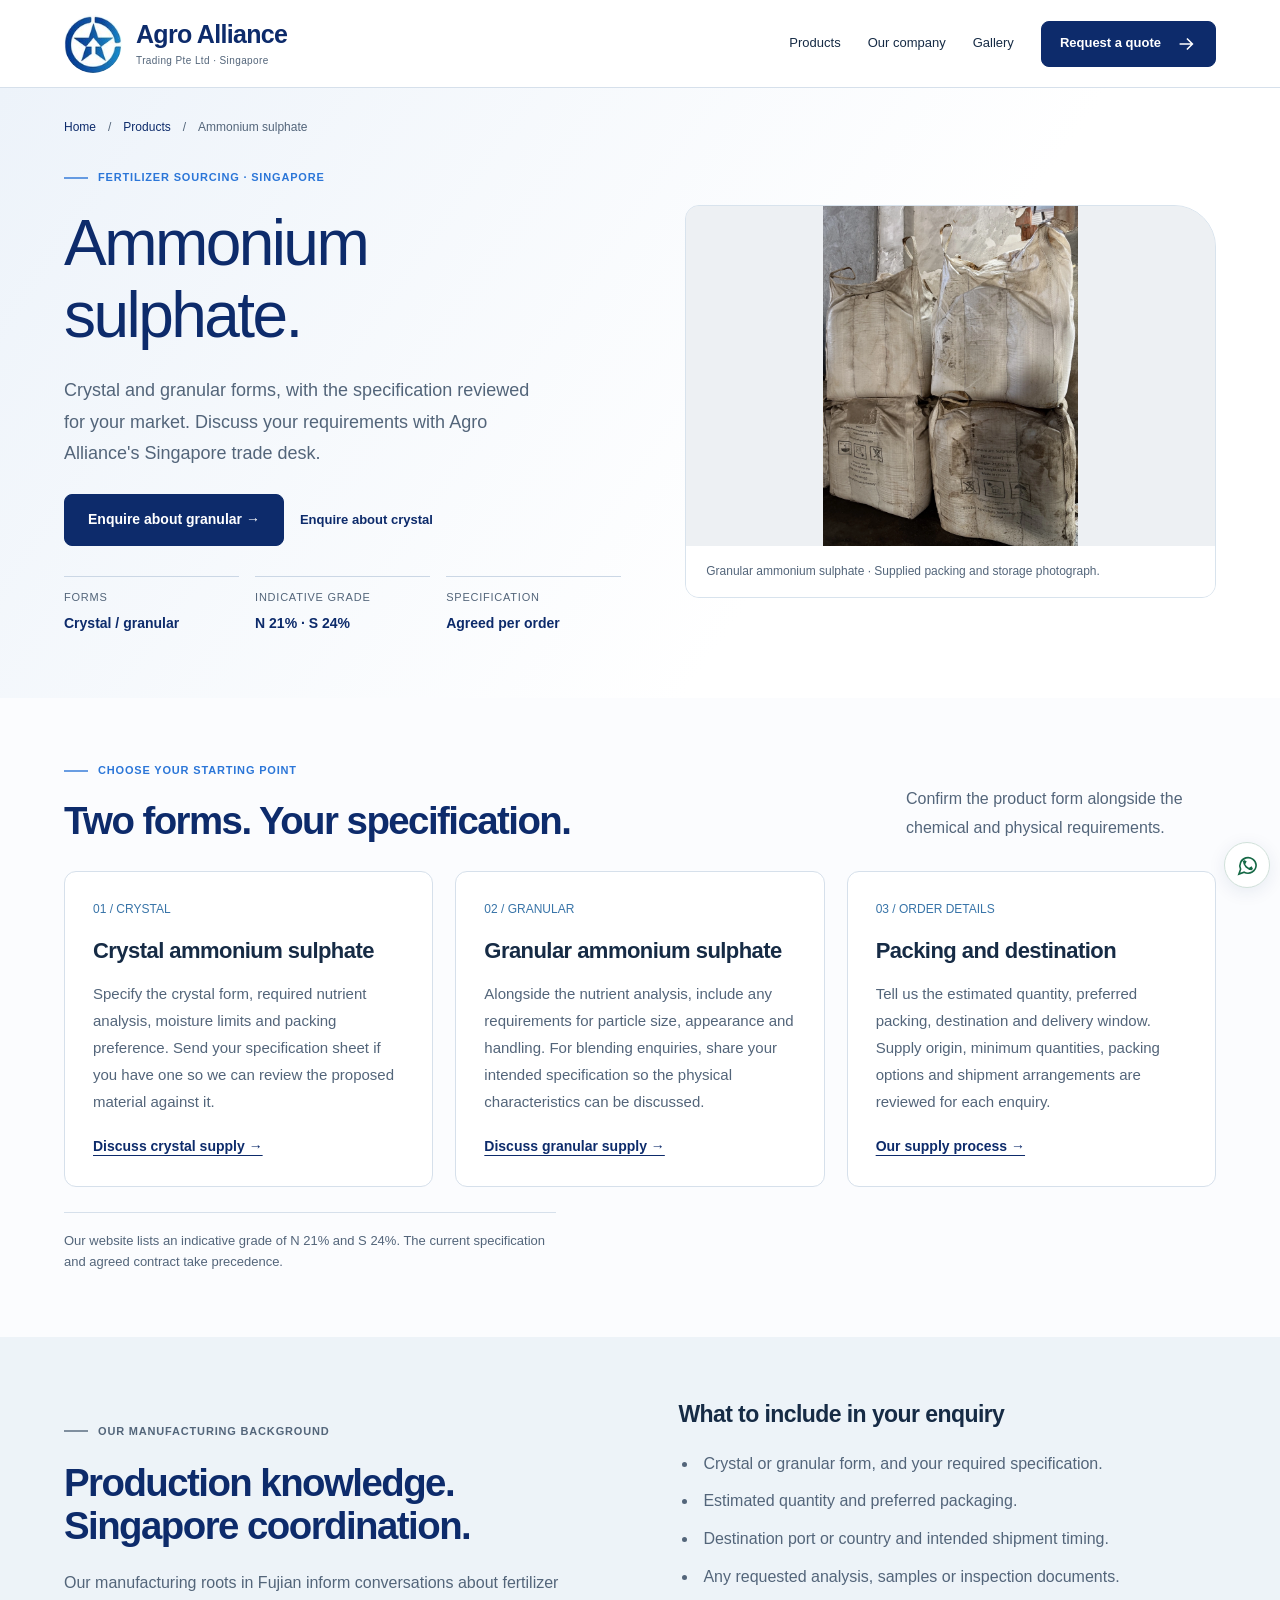
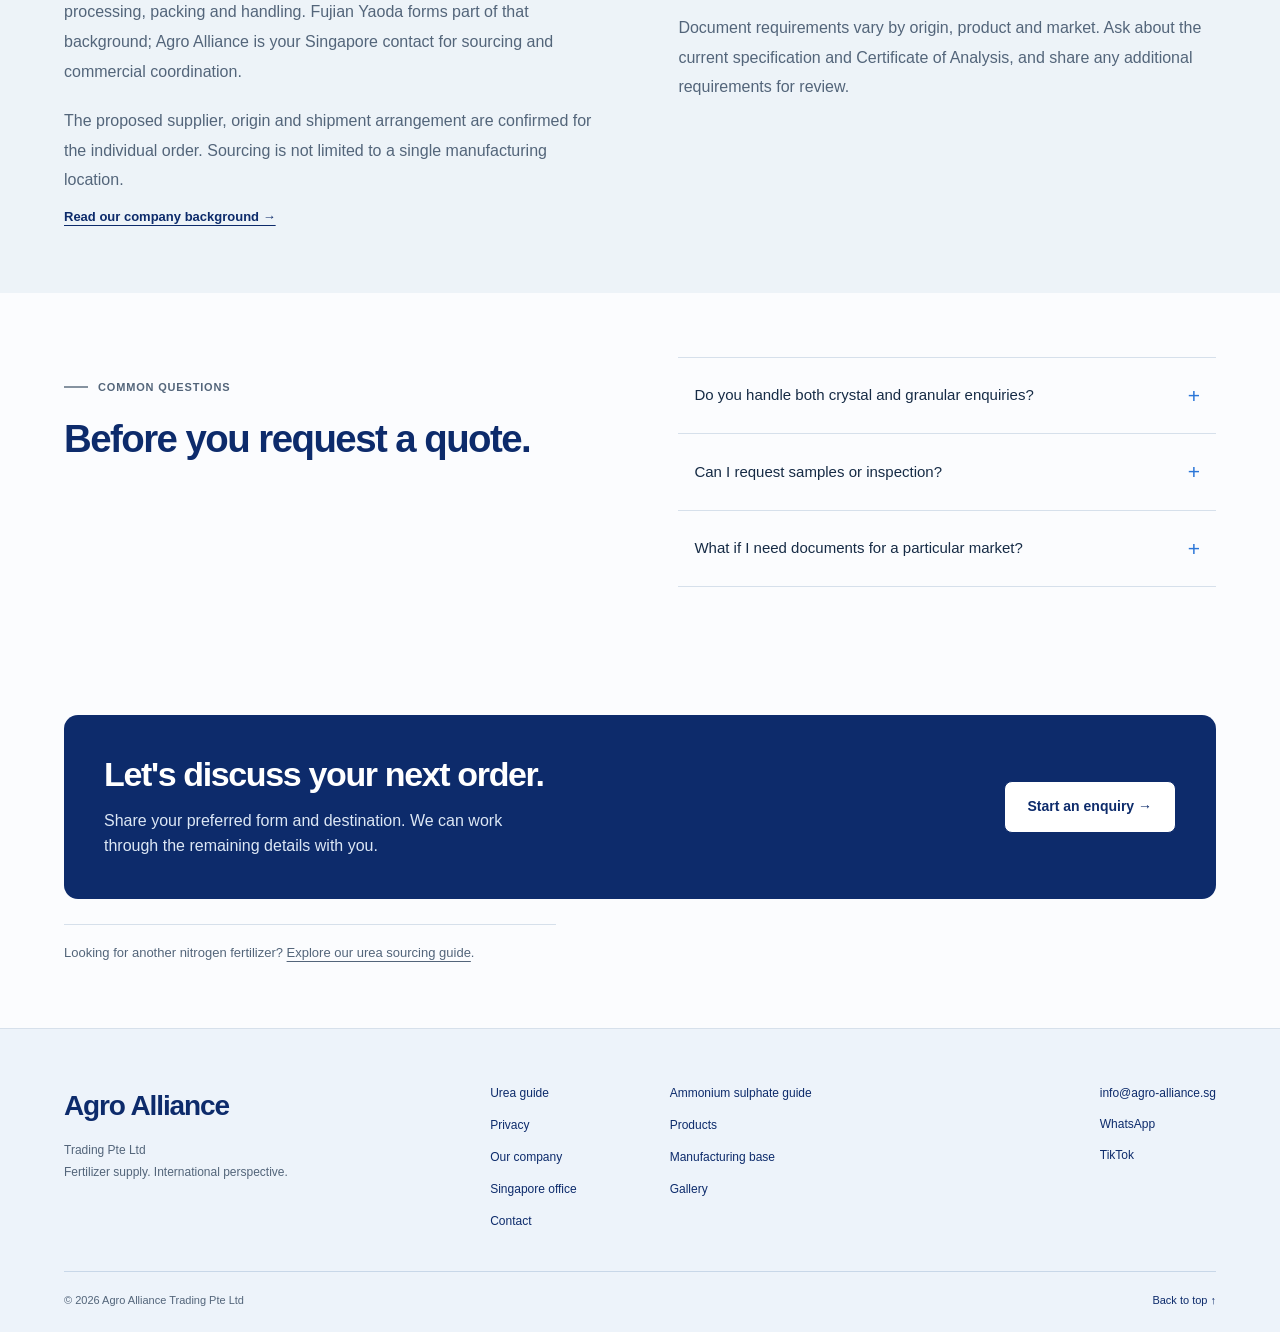
<file: ammonium-sulphate.html>
<!doctype html><html lang="en"><head><meta charset="utf-8"><meta name="viewport" content="width=device-width,initial-scale=1">
<title>Ammonium Sulphate: Crystal &amp; Granular | Agro Alliance</title><meta name="description" content="Discuss crystal and granular ammonium sulphate with Agro Alliance in Singapore. Review product form, specification, packaging and shipment requirements.">
<meta name="theme-color" content="#0d2b6b"><link rel="canonical" href="https://agro-alliance.sg/ammonium-sulphate.html"><link rel="icon" href="assets/favicon-96.png" type="image/png" sizes="96x96">
<meta property="og:type" content="website"><meta property="og:site_name" content="Agro Alliance"><meta property="og:locale" content="en_SG"><meta property="og:url" content="https://agro-alliance.sg/ammonium-sulphate.html"><meta property="og:title" content="Ammonium Sulphate: Crystal &amp; Granular | Agro Alliance"><meta property="og:description" content="Discuss crystal and granular ammonium sulphate with Agro Alliance in Singapore. Review product form, specification, packaging and shipment requirements."><meta property="og:image" content="https://agro-alliance.sg/assets/optimized/ammonium-sulphate-bulk-bags.webp"><meta property="og:image:alt" content="Agro Alliance fertilizer sourcing"><meta name="twitter:card" content="summary_large_image">
<link rel="stylesheet" href="assets/site.css?v=20261029-enquiry-seo"><script type="application/ld+json">{"@context":"https://schema.org","@graph":[{"@type":"WebSite","@id":"https://agro-alliance.sg/#website","name":"Agro Alliance","alternateName":["Agro Alliance Trading","Agro Alliance Trading Pte Ltd"],"url":"https://agro-alliance.sg/","inLanguage":"en","publisher":{"@id":"https://agro-alliance.sg/#organization"}},{"@type":"Organization","name":"Agro Alliance","url":"https://agro-alliance.sg/","logo":{"@type":"ImageObject","url":"https://agro-alliance.sg/assets/brand-logo.jpg","contentUrl":"https://agro-alliance.sg/assets/brand-logo.jpg","width":200,"height":200},"email":"info@agro-alliance.sg","telephone":"+65-9030-5772","address":{"@type":"PostalAddress","streetAddress":"61 Woodlands Industrial Park E9, #02-16 E9 Premium","postalCode":"757047","addressLocality":"Singapore","addressCountry":"SG"},"sameAs":["https://www.tiktok.com/@agro_alliance"],"@id":"https://agro-alliance.sg/#organization","legalName":"Agro Alliance Trading Pte Ltd","alternateName":"Agro Alliance Trading"},{"@type":"WebPage","@id":"https://agro-alliance.sg/ammonium-sulphate.html#webpage","url":"https://agro-alliance.sg/ammonium-sulphate.html","name":"Ammonium Sulphate: Crystal & Granular | Agro Alliance","description":"Discuss crystal and granular ammonium sulphate with Agro Alliance in Singapore. Review product form, specification, packaging and shipment requirements.","inLanguage":"en","isPartOf":{"@id":"https://agro-alliance.sg/#website"},"about":{"@id":"https://agro-alliance.sg/#organization"}},{"@type":"BreadcrumbList","itemListElement":[{"@type":"ListItem","position":1,"name":"Home","item":"https://agro-alliance.sg/"},{"@type":"ListItem","position":2,"name":"Ammonium Sulphate: Crystal & Granular","item":"https://agro-alliance.sg/ammonium-sulphate.html"}]}]}</script><script src="assets/site-config.js?v=20261029-enquiry-seo" defer></script>
<script src="assets/analytics.js?v=20261029-enquiry-seo" defer></script>
<script src="assets/site.js?v=20261029-enquiry-seo" defer></script><link rel="stylesheet" href="assets/growth.css?v=20261029-enquiry-seo">
</head><body class="guide-page" data-product-guide="ammonium-sulphate"><a class="skip-link" href="#main">Skip to content</a>
<header class="site-header">
  <span class="reading-progress" aria-hidden="true"></span>
  <div class="nav-wrap container">
    <a class="brand" href="index.html" aria-label="Agro Alliance home"><span class="brand-symbol"><img src="assets/brand-logo.jpg" width="200" height="200" alt=""></span><span><strong>Agro Alliance</strong><small>Trading Pte Ltd · Singapore</small></span></a>
    <button class="menu-toggle" type="button" aria-expanded="false" aria-controls="main-nav"><span>Menu</span><svg viewBox="0 0 24 24" fill="none" stroke="currentColor" stroke-width="1.8" aria-hidden="true"><path d="M4 7h16M4 12h16M4 17h16"/></svg></button>
    <nav id="main-nav" aria-label="Main navigation">
      <a href="index.html#products">Products</a><a href="company.html">Our company</a><a href="index.html#gallery">Gallery</a><a class="button button-small" href="index.html#contact">Request a quote <svg viewBox="0 0 24 24" fill="none" stroke="currentColor" stroke-width="1.7" aria-hidden="true"><path d="M5 12h14M13 6l6 6-6 6"/></svg></a>
    </nav>
  </div>
</header><main id="main"><section class="guide-hero" id="top"><div class="container"><nav class="breadcrumbs" aria-label="Breadcrumb"><a href="index.html">Home</a><span aria-hidden="true">/</span><a href="index.html#products">Products</a><span aria-hidden="true">/</span><span aria-current="page">Ammonium sulphate</span></nav><div class="guide-hero-grid"><div><p class="section-label">Fertilizer sourcing &middot; Singapore</p><h1>Ammonium sulphate.</h1><p class="guide-lead">Crystal and granular forms, with the specification reviewed for your market. Discuss your requirements with Agro Alliance's Singapore trade desk.</p><div class="hero-actions"><a class="button" href="index.html?product=as-granular#contact">Enquire about granular &rarr;</a><a class="text-link" href="index.html?product=as-crystal#contact">Enquire about crystal</a></div><dl class="guide-facts"><div><dt>Forms</dt><dd>Crystal / granular</dd></div><div><dt>Indicative grade</dt><dd>N 21% &middot; S 24%</dd></div><div><dt>Specification</dt><dd>Agreed per order</dd></div></dl></div><figure class="guide-image"><img src="assets/optimized/ammonium-sulphate-bulk-bags.webp" width="1536" height="2048" alt="Company photograph of stacked bulk bags labelled granular ammonium sulphate" fetchpriority="high"><figcaption>Granular ammonium sulphate &middot; Supplied packing and storage photograph.</figcaption></figure></div></div></section>
<section class="guide-section"><div class="container"><div class="section-heading"><div><p class="section-label">Choose your starting point</p><h2>Two forms. Your specification.</h2></div><p>Confirm the product form alongside the chemical and physical requirements.</p></div><div class="guide-grid"><article><span>01 / CRYSTAL</span><h3>Crystal ammonium sulphate</h3><p>Specify the crystal form, required nutrient analysis, moisture limits and packing preference. Send your specification sheet if you have one so we can review the proposed material against it.</p><a href="index.html?product=as-crystal#contact">Discuss crystal supply &rarr;</a></article><article><span>02 / GRANULAR</span><h3>Granular ammonium sulphate</h3><p>Alongside the nutrient analysis, include any requirements for particle size, appearance and handling. For blending enquiries, share your intended specification so the physical characteristics can be discussed.</p><a href="index.html?product=as-granular#contact">Discuss granular supply &rarr;</a></article><article><span>03 / ORDER DETAILS</span><h3>Packing and destination</h3><p>Tell us the estimated quantity, preferred packing, destination and delivery window. Supply origin, minimum quantities, packing options and shipment arrangements are reviewed for each enquiry.</p><a href="company.html#capabilities">Our supply process &rarr;</a></article></div><p class="guide-note">Our website lists an indicative grade of N 21% and S 24%. The current specification and agreed contract take precedence.</p></div></section>
<section class="guide-section tinted"><div class="container guide-two"><div><p class="section-label">Our manufacturing background</p><h2>Production knowledge. Singapore coordination.</h2><p>Our manufacturing roots in Fujian inform conversations about fertilizer processing, packing and handling. Fujian Yaoda forms part of that background; Agro Alliance is your Singapore contact for sourcing and commercial coordination.</p><p>The proposed supplier, origin and shipment arrangement are confirmed for the individual order. Sourcing is not limited to a single manufacturing location.</p><a class="product-guide-link" href="company.html#heritage">Read our company background &rarr;</a></div><div><h3>What to include in your enquiry</h3><ul><li>Crystal or granular form, and your required specification.</li><li>Estimated quantity and preferred packaging.</li><li>Destination port or country and intended shipment timing.</li><li>Any requested analysis, samples or inspection documents.</li></ul><p>Document requirements vary by origin, product and market. Ask about the current specification and Certificate of Analysis, and share any additional requirements for review.</p></div></div></section>
<section class="guide-section"><div class="container guide-two"><div><p class="section-label">Common questions</p><h2>Before you request a quote.</h2></div><div class="faq-list"><details><summary>Do you handle both crystal and granular enquiries?<span aria-hidden="true">+</span></summary><p>Both forms are included in our product range. Specify the form you need; availability and the proposed specification are confirmed when your enquiry is reviewed.</p></details><details><summary>Can I request samples or inspection?<span aria-hidden="true">+</span></summary><p>Yes. Tell us the product form and your requirements. Sample availability, delivery and third-party inspection arrangements are agreed for the proposed supply.</p></details><details><summary>What if I need documents for a particular market?<span aria-hidden="true">+</span></summary><p>Include your list when enquiring. Supporting documentation is reviewed for the individual product, origin and destination; the website does not promise one universal set of certificates.</p></details></div></div></section>
<section class="guide-section"><div class="container"><div class="guide-cta"><div><h2>Let's discuss your next order.</h2><p>Share your preferred form and destination. We can work through the remaining details with you.</p></div><a class="button" href="index.html?product=as-granular#contact">Start an enquiry &rarr;</a></div><p class="guide-note">Looking for another nitrogen fertilizer? <a href="urea.html">Explore our urea sourcing guide</a>.</p></div></section></main><footer class="site-footer"><div class="container"><div class="footer-top"><div><a class="footer-brand" href="#top">Agro Alliance</a><p>Trading Pte Ltd<br>Fertilizer supply. International perspective.</p></div><div class="footer-nav"><a href="urea.html">Urea guide</a><a href="ammonium-sulphate.html">Ammonium sulphate guide</a><a href="privacy.html">Privacy</a><button type="button" data-analytics-settings hidden>Analytics preferences</button><a href="index.html#products">Products</a><a href="company.html">Our company</a><a href="company.html#factory-location">Manufacturing base</a><a href="company.html#office-location">Singapore office</a><a href="index.html#gallery">Gallery</a><a href="index.html#contact">Contact</a></div><div class="footer-contact"><a href="mailto:info@agro-alliance.sg">info@agro-alliance.sg</a><a href="https://wa.me/6590305772" target="_blank" rel="noopener">WhatsApp</a><a href="https://www.tiktok.com/@agro_alliance" target="_blank" rel="noopener">TikTok</a></div></div><div class="footer-bottom"><span>© <span id="copyright-year">2026</span> Agro Alliance Trading Pte Ltd</span><a href="#top">Back to top ↑</a></div></div></footer>
<a class="floating-contact" href="https://wa.me/6590305772?text=Hello%20Agro%20Alliance%2C%20I%20would%20like%20to%20enquire%20about%20fertilizer%20supply." target="_blank" rel="noopener" aria-label="Chat with Agro Alliance on WhatsApp"><svg viewBox="0 0 24 24" fill="none" stroke="currentColor" stroke-width="1.7" aria-hidden="true"><path d="M21 11.5a8.5 8.5 0 0 1-12.5 7.5L3 21l1.8-5.2A8.5 8.5 0 1 1 21 11.5Z"/><path d="M8 7c0 5 4 9 9 9M8 7l2 1-1 2m8 6-1-2-2 1"/></svg><span>WhatsApp</span></a>
</body></html>
</file>
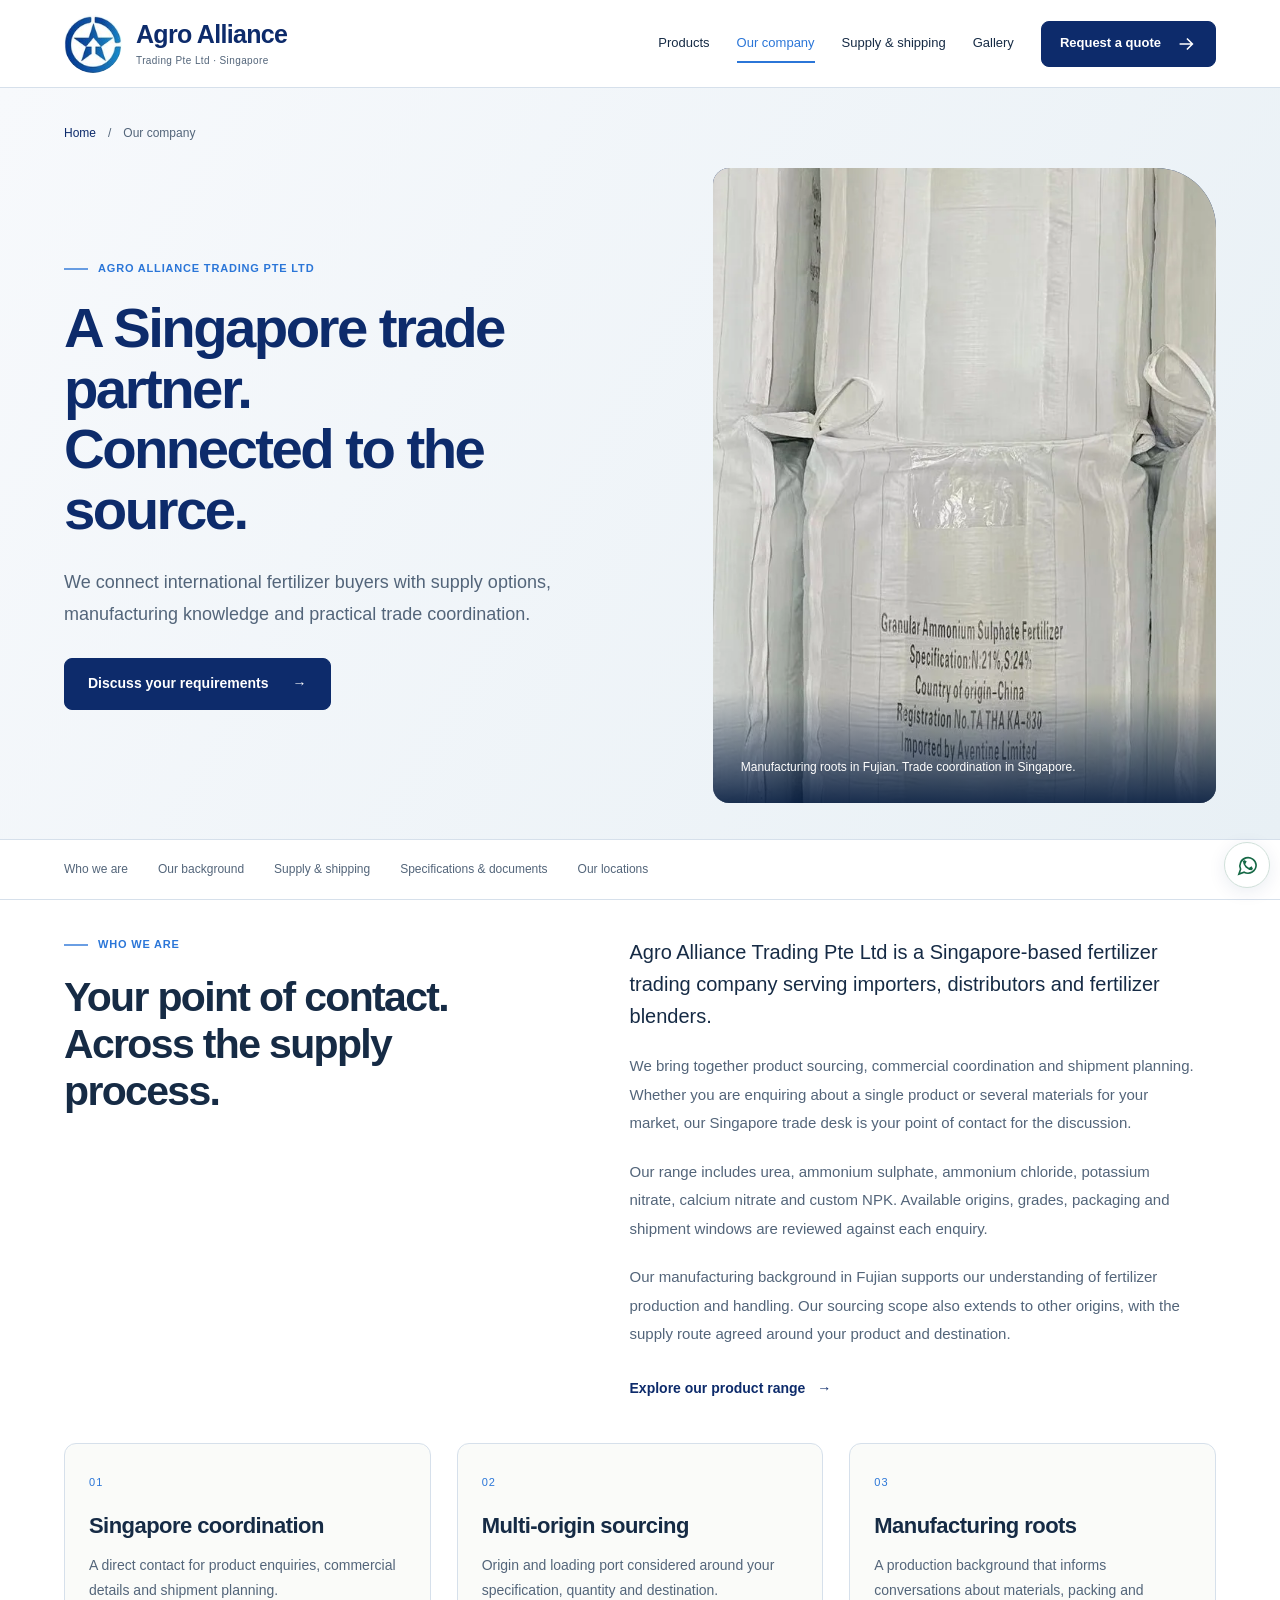
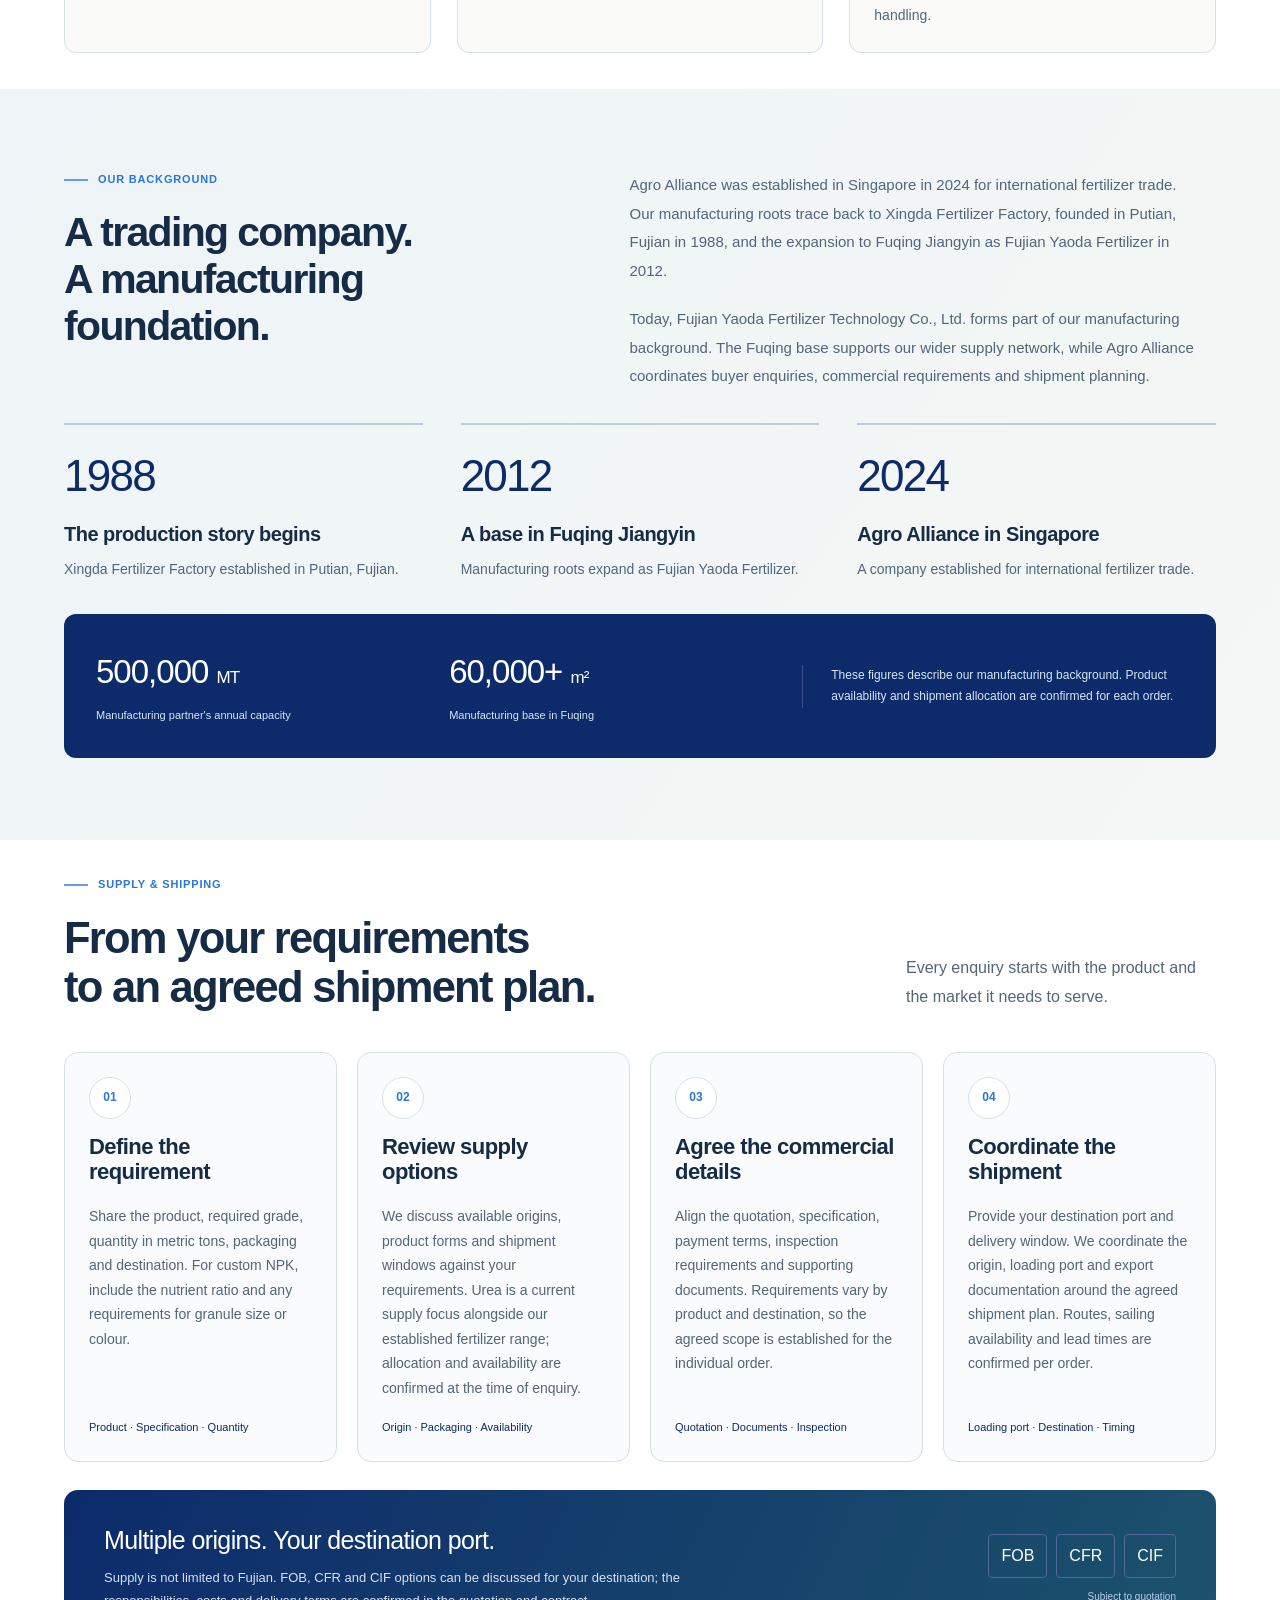
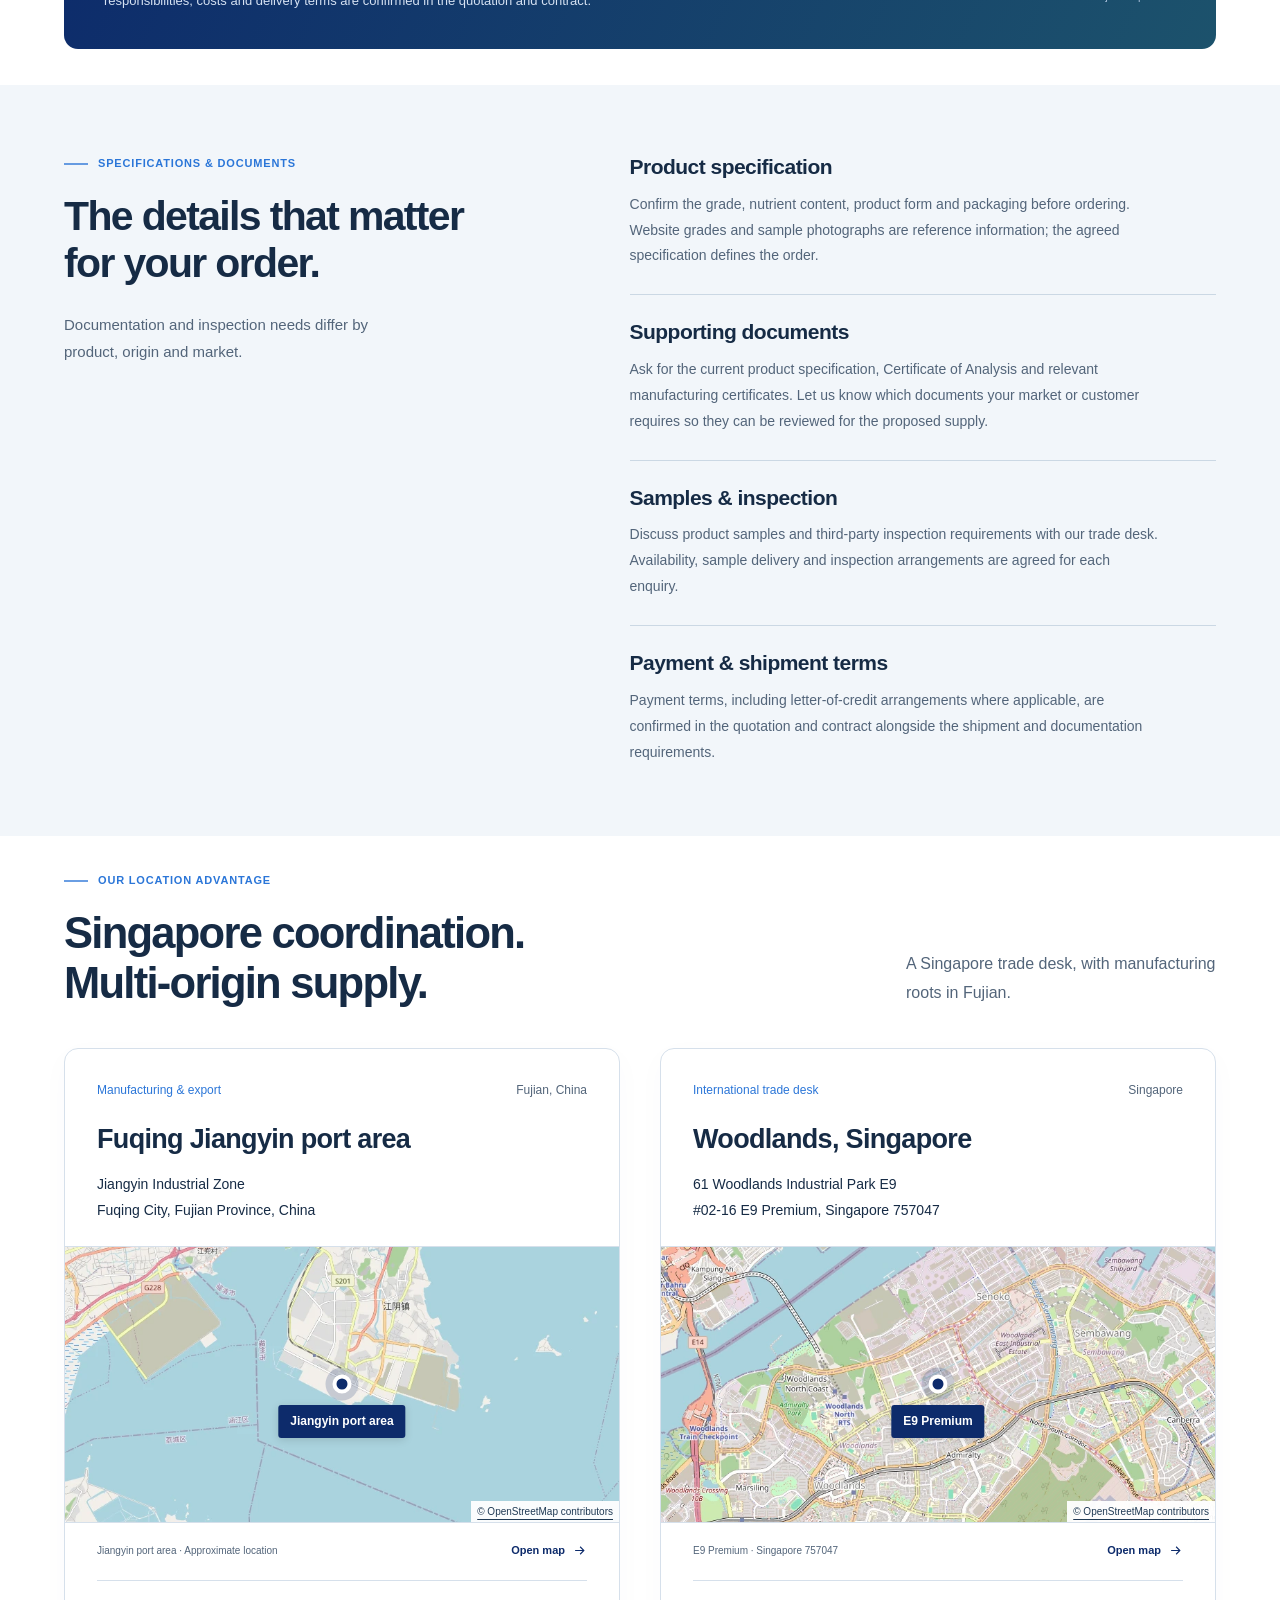
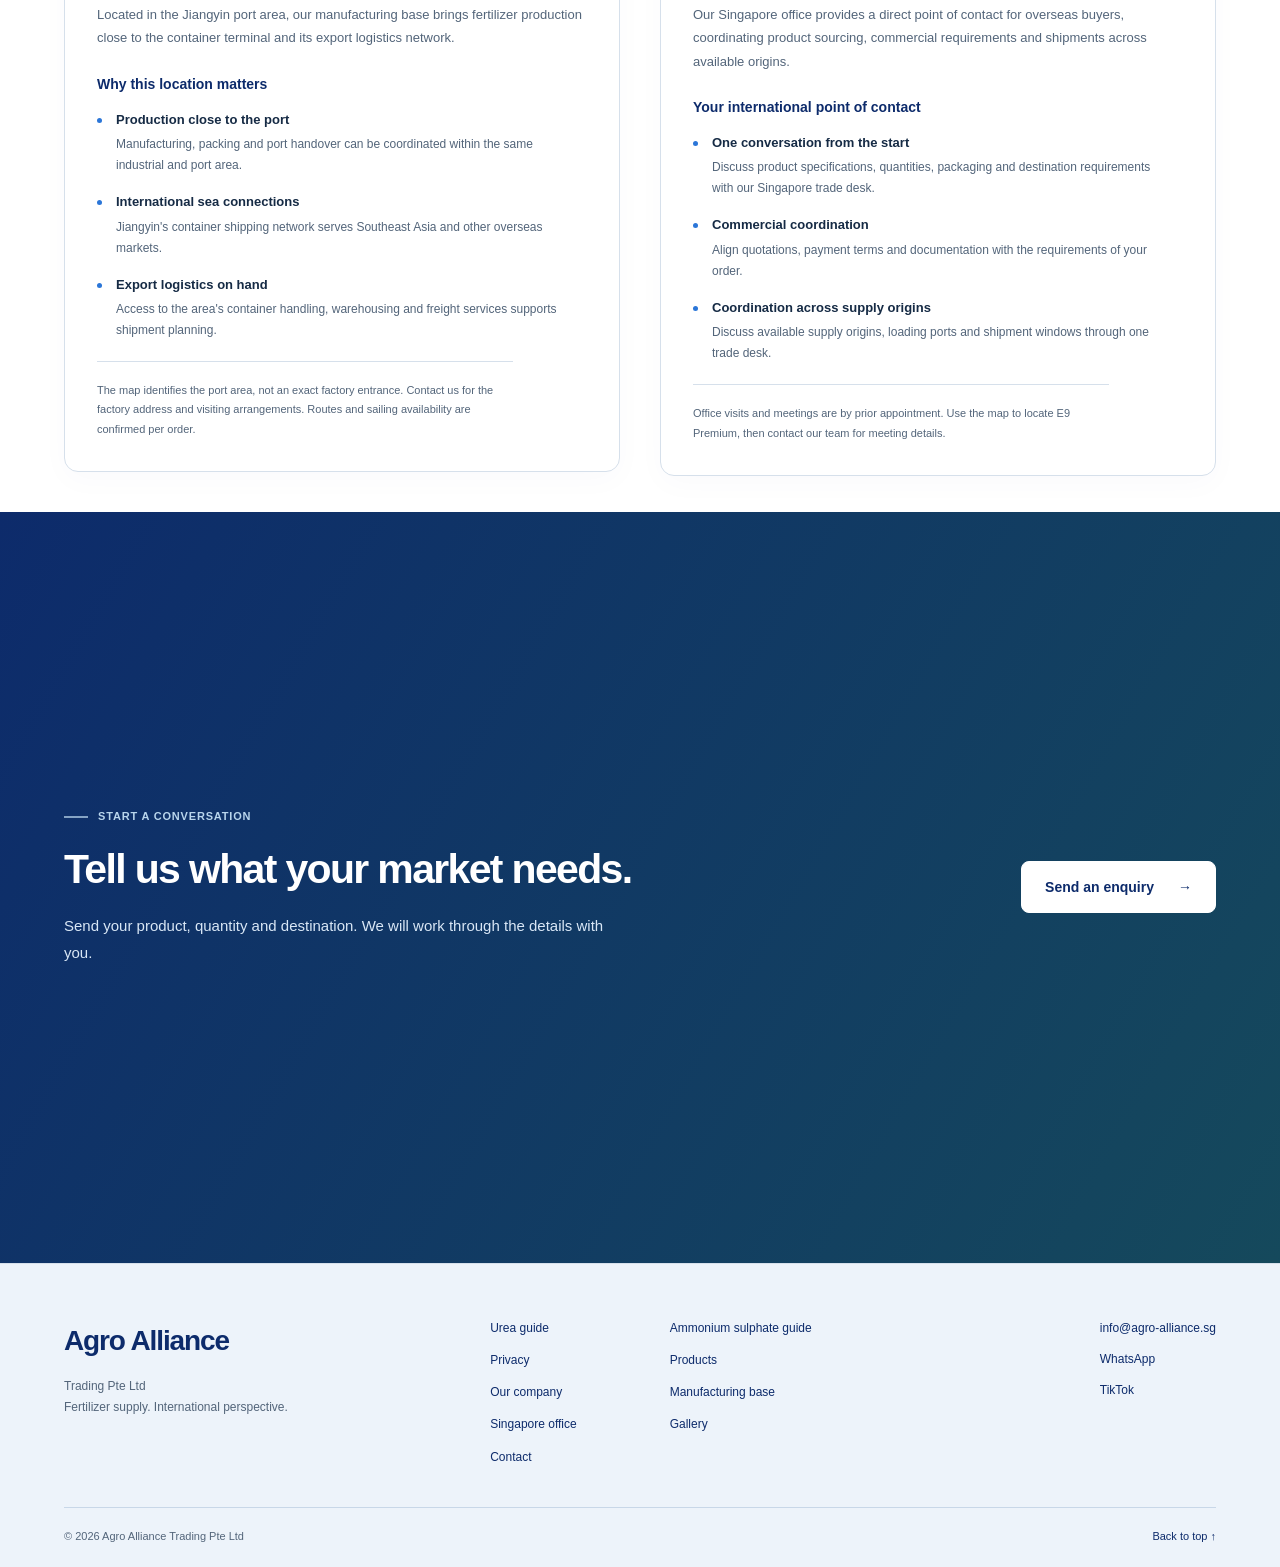
<file: company.html>
<!doctype html>
<html lang="en">
<head>
<meta charset="utf-8">
<meta name="viewport" content="width=device-width,initial-scale=1">
<title>Our Company &amp; Supply | Agro Alliance</title>
<meta name="description" content="About Agro Alliance: Singapore-based fertilizer trade, multi-origin sourcing, manufacturing roots in Fujian and shipment coordination.">
<meta name="theme-color" content="#0d2b6b">
<link rel="canonical" href="https://agro-alliance.sg/company.html">
<link rel="icon" href="assets/favicon-96.png" type="image/png" sizes="96x96">
<meta property="og:type" content="website">
<meta property="og:site_name" content="Agro Alliance">
<meta property="og:url" content="https://agro-alliance.sg/company.html">
<meta property="og:title" content="Our Company &amp; Supply | Agro Alliance">
<meta property="og:description" content="About Agro Alliance: Singapore-based fertilizer trade, multi-origin sourcing, manufacturing roots in Fujian and shipment coordination.">
<meta property="og:image" content="https://agro-alliance.sg/assets/optimized/warehouse-loader-truck.webp">
<meta property="og:image:alt" content="Fertilizer warehouse and loading operations in Fujian">
<meta property="og:locale" content="en_SG">
<meta name="twitter:card" content="summary_large_image">
<link rel="stylesheet" href="assets/site.css?v=20261029-enquiry-seo">

<script type="application/ld+json">{"@context":"https://schema.org","@graph":[{"@type":"WebSite","@id":"https://agro-alliance.sg/#website","name":"Agro Alliance","alternateName":["Agro Alliance Trading","Agro Alliance Trading Pte Ltd"],"url":"https://agro-alliance.sg/","inLanguage":"en","publisher":{"@id":"https://agro-alliance.sg/#organization"}},{"@type":"Organization","name":"Agro Alliance","url":"https://agro-alliance.sg/","logo":{"@type":"ImageObject","url":"https://agro-alliance.sg/assets/brand-logo.jpg","contentUrl":"https://agro-alliance.sg/assets/brand-logo.jpg","width":200,"height":200},"email":"info@agro-alliance.sg","telephone":"+65-9030-5772","address":{"@type":"PostalAddress","streetAddress":"61 Woodlands Industrial Park E9, #02-16 E9 Premium","postalCode":"757047","addressLocality":"Singapore","addressCountry":"SG"},"sameAs":["https://www.tiktok.com/@agro_alliance"],"@id":"https://agro-alliance.sg/#organization","legalName":"Agro Alliance Trading Pte Ltd","alternateName":"Agro Alliance Trading"}]}</script>
<script src="assets/site-config.js?v=20261029-enquiry-seo" defer></script>
<script src="assets/analytics.js?v=20261029-enquiry-seo" defer></script>
<script src="assets/site.js?v=20261029-enquiry-seo" defer></script>
<noscript><style>#quote-form,.menu-toggle,.filters,.gallery-controls{display:none}.site-header{height:auto}.site-header nav{display:flex;position:static;box-shadow:none;flex-wrap:wrap}.nav-wrap{flex-wrap:wrap;padding-block:16px}.gallery-stage{height:auto}.gallery-slide,.gallery-slide[hidden]{display:block!important;height:360px;margin-bottom:20px}</style></noscript>
<link rel="stylesheet" href="assets/growth.css?v=20261029-enquiry-seo">
</head>
<body class="company-page">
<a class="skip-link" href="#main">Skip to content</a>
<header class="site-header">
  <span class="reading-progress" aria-hidden="true"></span>
  <div class="nav-wrap container">
    <a class="brand" href="index.html" aria-label="Agro Alliance home"><span class="brand-symbol"><img src="assets/brand-logo.jpg" width="200" height="200" alt=""></span><span><strong>Agro Alliance</strong><small>Trading Pte Ltd · Singapore</small></span></a>
    <button class="menu-toggle" type="button" aria-expanded="false" aria-controls="main-nav"><span>Menu</span><svg viewBox="0 0 24 24" fill="none" stroke="currentColor" stroke-width="1.8" aria-hidden="true"><path d="M4 7h16M4 12h16M4 17h16"/></svg></button>
    <nav id="main-nav" aria-label="Main navigation">
      <a href="index.html#products">Products</a><a href="company.html" aria-current="page">Our company</a><a href="#capabilities">Supply & shipping</a><a href="index.html#gallery">Gallery</a><a class="button button-small" href="index.html#contact">Request a quote <svg viewBox="0 0 24 24" fill="none" stroke="currentColor" stroke-width="1.7" aria-hidden="true"><path d="M5 12h14M13 6l6 6-6 6"/></svg></a>
    </nav>
  </div>
</header>
<main id="main">
<section class="company-hero" id="top" aria-labelledby="company-title">
  <div class="container">
    <nav class="breadcrumbs" aria-label="Breadcrumb"><a href="index.html">Home</a><span aria-hidden="true">/</span><span aria-current="page">Our company</span></nav>
    <div class="company-hero-grid">
      <div class="company-introduction"><p class="section-label">Agro Alliance Trading Pte Ltd</p><h1 id="company-title">A Singapore trade partner.<br>Connected to the source.</h1><p class="company-lead">We connect international fertilizer buyers with supply options, manufacturing knowledge and practical trade coordination.</p><a class="button" href="index.html#contact">Discuss your requirements <span aria-hidden="true">&rarr;</span></a></div>
      <figure class="company-hero-photo"><img src="assets/optimized/bulk-bags-ammonium-sulphate.webp" alt="Bulk bags of ammonium sulphate at our manufacturing base" width="900" height="1100" fetchpriority="high"><figcaption>Manufacturing roots in Fujian. Trade coordination in Singapore.</figcaption></figure>
    </div>
  </div>
</section>
<nav class="company-chapters" aria-label="On this page"><div class="container"><a href="#overview">Who we are</a><a href="#heritage">Our background</a><a href="#capabilities">Supply &amp; shipping</a><a href="#documents">Specifications &amp; documents</a><a href="#locations">Our locations</a></div></nav>

<section class="section company-overview" id="overview" aria-labelledby="overview-title"><div class="container editorial-grid">
  <div><p class="section-label">Who we are</p><h2 id="overview-title">Your point of contact.<br>Across the supply process.</h2></div>
  <div class="editorial-copy"><p class="lead-copy">Agro Alliance Trading Pte Ltd is a Singapore-based fertilizer trading company serving importers, distributors and fertilizer blenders.</p><p>We bring together product sourcing, commercial coordination and shipment planning. Whether you are enquiring about a single product or several materials for your market, our Singapore trade desk is your point of contact for the discussion.</p><p>Our range includes urea, ammonium sulphate, ammonium chloride, potassium nitrate, calcium nitrate and custom NPK. Available origins, grades, packaging and shipment windows are reviewed against each enquiry.</p><p>Our manufacturing background in Fujian supports our understanding of fertilizer production and handling. Our sourcing scope also extends to other origins, with the supply route agreed around your product and destination.</p><a class="text-link" href="index.html#products">Explore our product range <span aria-hidden="true">&rarr;</span></a></div>
</div><div class="container company-pillars"><article><span class="pillar-index">01</span><h3>Singapore coordination</h3><p>A direct contact for product enquiries, commercial details and shipment planning.</p></article><article><span class="pillar-index">02</span><h3>Multi-origin sourcing</h3><p>Origin and loading port considered around your specification, quantity and destination.</p></article><article><span class="pillar-index">03</span><h3>Manufacturing roots</h3><p>A production background that informs conversations about materials, packing and handling.</p></article></div></section>

<section class="section company-heritage" id="heritage" aria-labelledby="heritage-title"><div class="container">
  <div class="editorial-grid"><div><p class="section-label">Our background</p><h2 id="heritage-title">A trading company.<br>A manufacturing foundation.</h2></div><div class="editorial-copy"><p>Agro Alliance was established in Singapore in 2024 for international fertilizer trade. Our manufacturing roots trace back to Xingda Fertilizer Factory, founded in Putian, Fujian in 1988, and the expansion to Fuqing Jiangyin as Fujian Yaoda Fertilizer in 2012.</p><p>Today, Fujian Yaoda Fertilizer Technology Co., Ltd. forms part of our manufacturing background. The Fuqing base supports our wider supply network, while Agro Alliance coordinates buyer enquiries, commercial requirements and shipment planning.</p></div></div>
  <ol class="heritage-timeline" id="news"><li><strong>1988</strong><h3>The production story begins</h3><p>Xingda Fertilizer Factory established in Putian, Fujian.</p></li><li><strong>2012</strong><h3>A base in Fuqing Jiangyin</h3><p>Manufacturing roots expand as Fujian Yaoda Fertilizer.</p></li><li><strong>2024</strong><h3>Agro Alliance in Singapore</h3><p>A company established for international fertilizer trade.</p></li></ol>
  <div class="heritage-facts"><div><strong>500,000 <span>MT</span></strong><p>Manufacturing partner's annual capacity</p></div><div><strong>60,000+ <span>m&sup2;</span></strong><p>Manufacturing base in Fuqing</p></div><p class="heritage-context">These figures describe our manufacturing background. Product availability and shipment allocation are confirmed for each order.</p></div>
</div></section>

<section class="section supply-section company-supply" id="capabilities" aria-labelledby="supply-title"><div class="container">
  <div class="section-heading"><div><p class="section-label">Supply &amp; shipping</p><h2 id="supply-title">From your requirements<br>to an agreed shipment plan.</h2></div><p>Every enquiry starts with the product and the market it needs to serve.</p></div>
  <ol class="company-process">
    <li><span class="step-number">01</span><div><h3>Define the requirement</h3><p>Share the product, required grade, quantity in metric tons, packaging and destination. For custom NPK, include the nutrient ratio and any requirements for granule size or colour.</p><span class="process-note">Product &middot; Specification &middot; Quantity</span></div></li>
    <li><span class="step-number">02</span><div><h3>Review supply options</h3><p>We discuss available origins, product forms and shipment windows against your requirements. Urea is a current supply focus alongside our established fertilizer range; allocation and availability are confirmed at the time of enquiry.</p><span class="process-note">Origin &middot; Packaging &middot; Availability</span></div></li>
    <li><span class="step-number">03</span><div><h3>Agree the commercial details</h3><p>Align the quotation, specification, payment terms, inspection requirements and supporting documents. Requirements vary by product and destination, so the agreed scope is established for the individual order.</p><span class="process-note">Quotation &middot; Documents &middot; Inspection</span></div></li>
    <li><span class="step-number">04</span><div><h3>Coordinate the shipment</h3><p>Provide your destination port and delivery window. We coordinate the origin, loading port and export documentation around the agreed shipment plan. Routes, sailing availability and lead times are confirmed per order.</p><span class="process-note">Loading port &middot; Destination &middot; Timing</span></div></li>
  </ol>
  <div class="shipping-band" id="markets"><div><h3>Multiple origins. Your destination port.</h3><p>Supply is not limited to Fujian. FOB, CFR and CIF options can be discussed for your destination; the responsibilities, costs and delivery terms are confirmed in the quotation and contract.</p></div><div class="shipping-terms"><span>FOB</span><span>CFR</span><span>CIF</span><small>Subject to quotation</small></div></div>
</div></section>

<section class="section company-documents" id="documents" aria-labelledby="documents-title"><div class="container editorial-grid">
  <div><p class="section-label">Specifications &amp; documents</p><h2 id="documents-title">The details that matter<br>for your order.</h2><p class="editorial-aside">Documentation and inspection needs differ by product, origin and market.</p></div>
  <div class="document-list" id="certifications"><article><h3>Product specification</h3><p>Confirm the grade, nutrient content, product form and packaging before ordering. Website grades and sample photographs are reference information; the agreed specification defines the order.</p></article><article><h3>Supporting documents</h3><p>Ask for the current product specification, Certificate of Analysis and relevant manufacturing certificates. Let us know which documents your market or customer requires so they can be reviewed for the proposed supply.</p></article><article><h3>Samples &amp; inspection</h3><p>Discuss product samples and third-party inspection requirements with our trade desk. Availability, sample delivery and inspection arrangements are agreed for each enquiry.</p></article><article><h3>Payment &amp; shipment terms</h3><p>Payment terms, including letter-of-credit arrangements where applicable, are confirmed in the quotation and contract alongside the shipment and documentation requirements.</p></article></div>
</div></section>
<section class="section locations-section" id="locations" aria-labelledby="locations-title">
<div class="container">
  <div class="section-heading"><div><p class="section-label">Our location advantage</p><h2 id="locations-title">Singapore coordination.<br>Multi-origin supply.</h2></div><p>A Singapore trade desk, with manufacturing roots in Fujian.</p></div>
  <div class="locations-grid">
    <article class="location" id="factory-location">
      <div class="location-top"><span>Manufacturing & export</span><span>Fujian, China</span></div>
      <h3>Fuqing Jiangyin port area</h3>
      <address>Jiangyin Industrial Zone<br>Fuqing City, Fujian Province, China</address>
      <div class="location-map-frame"><a class="static-map" href="https://www.google.com/maps/search/?api=1&amp;query=Jiangyin%20Port%2C%20Fuqing%2C%20Fujian%2C%20China" target="_blank" rel="noopener" aria-label="Open interactive map: Jiangyin port area"><img src="assets/optimized/map-jiangyin.webp" width="800" height="400" loading="lazy" alt="Street map showing Jiangyin port area and the surrounding area"><span class="map-pin" aria-hidden="true"></span><span class="map-place-label">Jiangyin port area</span></a><a class="map-attribution" href="https://www.openstreetmap.org/copyright" target="_blank" rel="noopener">© OpenStreetMap contributors</a></div>
      <div class="map-caption"><span>Jiangyin port area · Approximate location</span><a href="https://www.google.com/maps/search/?api=1&amp;query=Jiangyin%20Port%2C%20Fuqing%2C%20Fujian%2C%20China" target="_blank" rel="noopener">Open map <svg viewBox="0 0 24 24" fill="none" stroke="currentColor" stroke-width="1.7" aria-hidden="true"><path d="M5 12h14M13 6l6 6-6 6"/></svg></a></div>
<div class="company-location-detail">      <p class="location-intro">Located in the Jiangyin port area, our manufacturing base brings fertilizer production close to the container terminal and its export logistics network.</p>
      <div class="location-benefits"><h4>Why this location matters</h4><ul>
        <li><strong>Production close to the port</strong><p>Manufacturing, packing and port handover can be coordinated within the same industrial and port area.</p></li>
        <li><strong>International sea connections</strong><p>Jiangyin's container shipping network serves Southeast Asia and other overseas markets.</p></li>
        <li><strong>Export logistics on hand</strong><p>Access to the area's container handling, warehousing and freight services supports shipment planning.</p></li>
      </ul></div>
      <p class="location-note">The map identifies the port area, not an exact factory entrance. Contact us for the factory address and visiting arrangements. Routes and sailing availability are confirmed per order.</p>
    </div>
    </article>
    <article class="location" id="office-location">
      <div class="location-top"><span>International trade desk</span><span>Singapore</span></div>
      <h3>Woodlands, Singapore</h3>
      <address>61 Woodlands Industrial Park E9<br>#02-16 E9 Premium, Singapore 757047</address>
      <div class="location-map-frame"><a class="static-map" href="https://www.google.com/maps/search/?api=1&amp;query=61%20Woodlands%20Industrial%20Park%20E9%2C%20Singapore%20757047" target="_blank" rel="noopener" aria-label="Open interactive map: E9 Premium"><img src="assets/optimized/map-woodlands.webp" width="800" height="400" loading="lazy" alt="Street map showing E9 Premium and the surrounding area"><span class="map-pin" aria-hidden="true"></span><span class="map-place-label">E9 Premium</span></a><a class="map-attribution" href="https://www.openstreetmap.org/copyright" target="_blank" rel="noopener">© OpenStreetMap contributors</a></div>
      <div class="map-caption"><span>E9 Premium · Singapore 757047</span><a href="https://www.google.com/maps/search/?api=1&amp;query=61%20Woodlands%20Industrial%20Park%20E9%2C%20Singapore%20757047" target="_blank" rel="noopener">Open map <svg viewBox="0 0 24 24" fill="none" stroke="currentColor" stroke-width="1.7" aria-hidden="true"><path d="M5 12h14M13 6l6 6-6 6"/></svg></a></div>
<div class="company-location-detail">      <p class="location-intro">Our Singapore office provides a direct point of contact for overseas buyers, coordinating product sourcing, commercial requirements and shipments across available origins.</p>
      <div class="location-benefits"><h4>Your international point of contact</h4><ul>
        <li><strong>One conversation from the start</strong><p>Discuss product specifications, quantities, packaging and destination requirements with our Singapore trade desk.</p></li>
        <li><strong>Commercial coordination</strong><p>Align quotations, payment terms and documentation with the requirements of your order.</p></li>
        <li><strong>Coordination across supply origins</strong><p>Discuss available supply origins, loading ports and shipment windows through one trade desk.</p></li>
      </ul></div>
      <p class="location-note">Office visits and meetings are by prior appointment. Use the map to locate E9 Premium, then contact our team for meeting details.</p>
    </div>
    </article>
  </div>
</div>
</section>
<section class="section company-cta"><div class="container"><div><p class="section-label">Start a conversation</p><h2>Tell us what your market needs.</h2><p>Send your product, quantity and destination. We will work through the details with you.</p></div><a class="button" href="index.html#contact">Send an enquiry <span aria-hidden="true">&rarr;</span></a></div></section>
</main>
<footer class="site-footer"><div class="container"><div class="footer-top"><div><a class="footer-brand" href="#top">Agro Alliance</a><p>Trading Pte Ltd<br>Fertilizer supply. International perspective.</p></div><div class="footer-nav"><a href="urea.html">Urea guide</a><a href="ammonium-sulphate.html">Ammonium sulphate guide</a><a href="privacy.html">Privacy</a><button type="button" data-analytics-settings hidden>Analytics preferences</button><a href="index.html#products">Products</a><a href="company.html">Our company</a><a href="#factory-location">Manufacturing base</a><a href="#office-location">Singapore office</a><a href="index.html#gallery">Gallery</a><a href="index.html#contact">Contact</a></div><div class="footer-contact"><a href="mailto:info@agro-alliance.sg">info@agro-alliance.sg</a><a href="https://wa.me/6590305772" target="_blank" rel="noopener">WhatsApp</a><a href="https://www.tiktok.com/@agro_alliance" target="_blank" rel="noopener">TikTok</a></div></div><div class="footer-bottom"><span>© <span id="copyright-year">2026</span> Agro Alliance Trading Pte Ltd</span><a href="#top">Back to top ↑</a></div></div></footer>
<a class="floating-contact" href="https://wa.me/6590305772?text=Hello%20Agro%20Alliance%2C%20I%20would%20like%20to%20enquire%20about%20fertilizer%20supply." target="_blank" rel="noopener" aria-label="Chat with Agro Alliance on WhatsApp"><svg viewBox="0 0 24 24" fill="none" stroke="currentColor" stroke-width="1.7" aria-hidden="true"><path d="M21 11.5a8.5 8.5 0 0 1-12.5 7.5L3 21l1.8-5.2A8.5 8.5 0 1 1 21 11.5Z"/><path d="M8 7c0 5 4 9 9 9M8 7l2 1-1 2m8 6-1-2-2 1"/></svg><span>WhatsApp</span></a>
</body>
</html>
</file>
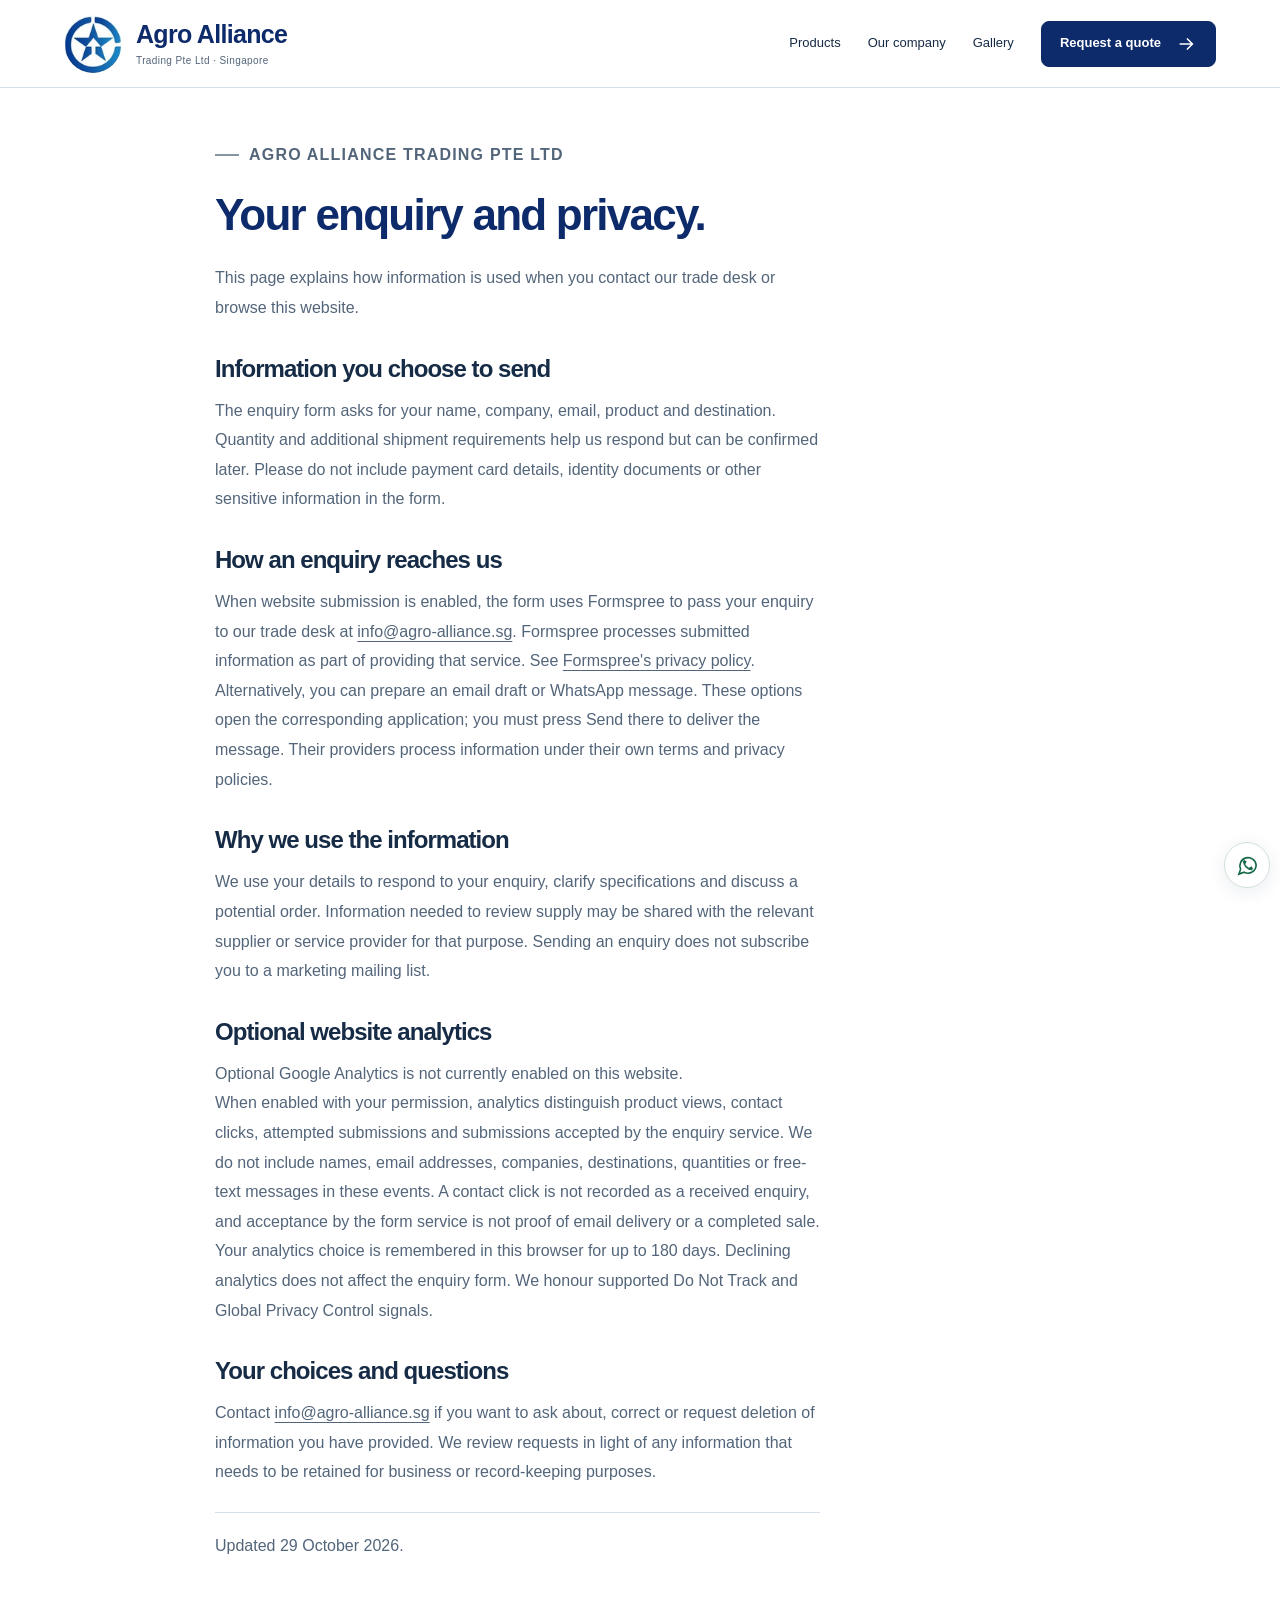
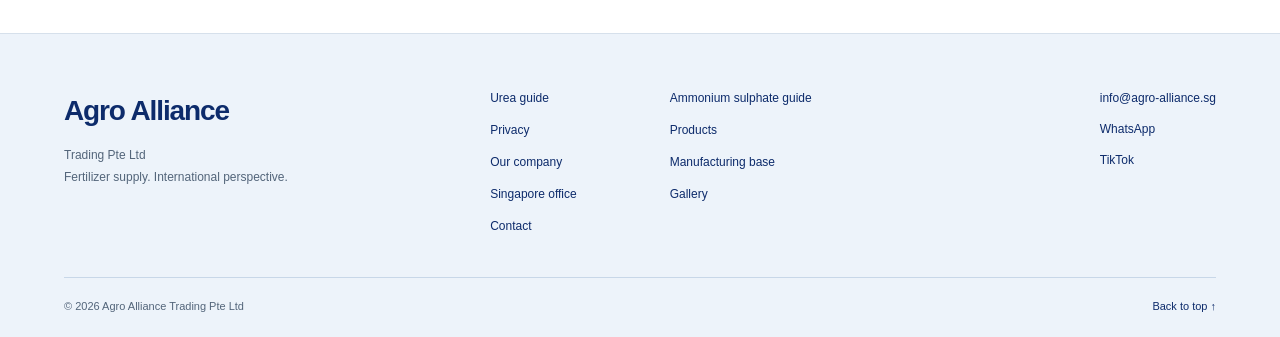
<file: privacy.html>
<!doctype html><html lang="en"><head><meta charset="utf-8"><meta name="viewport" content="width=device-width,initial-scale=1">
<title>Enquiries &amp; Privacy | Agro Alliance</title><meta name="description" content="How Agro Alliance uses enquiry information and optional website analytics. Contact our Singapore trade desk with privacy questions.">
<meta name="theme-color" content="#0d2b6b"><link rel="canonical" href="https://agro-alliance.sg/privacy.html"><link rel="icon" href="assets/favicon-96.png" type="image/png" sizes="96x96">
<meta property="og:type" content="website"><meta property="og:site_name" content="Agro Alliance"><meta property="og:locale" content="en_SG"><meta property="og:url" content="https://agro-alliance.sg/privacy.html"><meta property="og:title" content="Enquiries &amp; Privacy | Agro Alliance"><meta property="og:description" content="How Agro Alliance uses enquiry information and optional website analytics. Contact our Singapore trade desk with privacy questions."><meta property="og:image" content="https://agro-alliance.sg/assets/optimized/warehouse-loader-truck.webp"><meta property="og:image:alt" content="Agro Alliance fertilizer sourcing"><meta name="twitter:card" content="summary_large_image">
<link rel="stylesheet" href="assets/site.css?v=20261029-enquiry-seo"><script type="application/ld+json">{"@context":"https://schema.org","@graph":[{"@type":"WebSite","@id":"https://agro-alliance.sg/#website","name":"Agro Alliance","alternateName":["Agro Alliance Trading","Agro Alliance Trading Pte Ltd"],"url":"https://agro-alliance.sg/","inLanguage":"en","publisher":{"@id":"https://agro-alliance.sg/#organization"}},{"@type":"Organization","name":"Agro Alliance","url":"https://agro-alliance.sg/","logo":{"@type":"ImageObject","url":"https://agro-alliance.sg/assets/brand-logo.jpg","contentUrl":"https://agro-alliance.sg/assets/brand-logo.jpg","width":200,"height":200},"email":"info@agro-alliance.sg","telephone":"+65-9030-5772","address":{"@type":"PostalAddress","streetAddress":"61 Woodlands Industrial Park E9, #02-16 E9 Premium","postalCode":"757047","addressLocality":"Singapore","addressCountry":"SG"},"sameAs":["https://www.tiktok.com/@agro_alliance"],"@id":"https://agro-alliance.sg/#organization","legalName":"Agro Alliance Trading Pte Ltd","alternateName":"Agro Alliance Trading"},{"@type":"WebPage","@id":"https://agro-alliance.sg/privacy.html#webpage","url":"https://agro-alliance.sg/privacy.html","name":"Enquiries & Privacy | Agro Alliance","description":"How Agro Alliance uses enquiry information and optional website analytics. Contact our Singapore trade desk with privacy questions.","inLanguage":"en","isPartOf":{"@id":"https://agro-alliance.sg/#website"},"about":{"@id":"https://agro-alliance.sg/#organization"}},{"@type":"BreadcrumbList","itemListElement":[{"@type":"ListItem","position":1,"name":"Home","item":"https://agro-alliance.sg/"},{"@type":"ListItem","position":2,"name":"Enquiries & Privacy","item":"https://agro-alliance.sg/privacy.html"}]}]}</script><script src="assets/site-config.js?v=20261029-enquiry-seo" defer></script>
<script src="assets/analytics.js?v=20261029-enquiry-seo" defer></script>
<script src="assets/site.js?v=20261029-enquiry-seo" defer></script><link rel="stylesheet" href="assets/growth.css?v=20261029-enquiry-seo">
</head><body class="privacy-page"><a class="skip-link" href="#main">Skip to content</a>
<header class="site-header">
  <span class="reading-progress" aria-hidden="true"></span>
  <div class="nav-wrap container">
    <a class="brand" href="index.html" aria-label="Agro Alliance home"><span class="brand-symbol"><img src="assets/brand-logo.jpg" width="200" height="200" alt=""></span><span><strong>Agro Alliance</strong><small>Trading Pte Ltd · Singapore</small></span></a>
    <button class="menu-toggle" type="button" aria-expanded="false" aria-controls="main-nav"><span>Menu</span><svg viewBox="0 0 24 24" fill="none" stroke="currentColor" stroke-width="1.8" aria-hidden="true"><path d="M4 7h16M4 12h16M4 17h16"/></svg></button>
    <nav id="main-nav" aria-label="Main navigation">
      <a href="index.html#products">Products</a><a href="company.html">Our company</a><a href="index.html#gallery">Gallery</a><a class="button button-small" href="index.html#contact">Request a quote <svg viewBox="0 0 24 24" fill="none" stroke="currentColor" stroke-width="1.7" aria-hidden="true"><path d="M5 12h14M13 6l6 6-6 6"/></svg></a>
    </nav>
  </div>
</header><main id="main"><article class="container privacy-copy" id="top"><p class="section-label">Agro Alliance Trading Pte Ltd</p><h1>Your enquiry and privacy.</h1><p>This page explains how information is used when you contact our trade desk or browse this website.</p><h2>Information you choose to send</h2><p>The enquiry form asks for your name, company, email, product and destination. Quantity and additional shipment requirements help us respond but can be confirmed later. Please do not include payment card details, identity documents or other sensitive information in the form.</p><h2>How an enquiry reaches us</h2><p>When website submission is enabled, the form uses Formspree to pass your enquiry to our trade desk at <a href="mailto:info@agro-alliance.sg">info@agro-alliance.sg</a>. Formspree processes submitted information as part of providing that service. See <a href="https://formspree.io/legal/privacy-policy/" target="_blank" rel="noopener noreferrer">Formspree's privacy policy</a>.</p><p>Alternatively, you can prepare an email draft or WhatsApp message. These options open the corresponding application; you must press Send there to deliver the message. Their providers process information under their own terms and privacy policies.</p><h2>Why we use the information</h2><p>We use your details to respond to your enquiry, clarify specifications and discuss a potential order. Information needed to review supply may be shared with the relevant supplier or service provider for that purpose. Sending an enquiry does not subscribe you to a marketing mailing list.</p><h2>Optional website analytics</h2><p data-analytics-state>Optional Google Analytics is not currently enabled on this website.</p><p>When enabled with your permission, analytics distinguish product views, contact clicks, attempted submissions and submissions accepted by the enquiry service. We do not include names, email addresses, companies, destinations, quantities or free-text messages in these events. A contact click is not recorded as a received enquiry, and acceptance by the form service is not proof of email delivery or a completed sale.</p><p>Your analytics choice is remembered in this browser for up to 180 days. Declining analytics does not affect the enquiry form. We honour supported Do Not Track and Global Privacy Control signals.</p><h2>Your choices and questions</h2><p>Contact <a href="mailto:info@agro-alliance.sg">info@agro-alliance.sg</a> if you want to ask about, correct or request deletion of information you have provided. We review requests in light of any information that needs to be retained for business or record-keeping purposes.</p><p class="guide-note">Updated 29 October 2026.</p></article></main><footer class="site-footer"><div class="container"><div class="footer-top"><div><a class="footer-brand" href="#top">Agro Alliance</a><p>Trading Pte Ltd<br>Fertilizer supply. International perspective.</p></div><div class="footer-nav"><a href="urea.html">Urea guide</a><a href="ammonium-sulphate.html">Ammonium sulphate guide</a><a href="privacy.html">Privacy</a><button type="button" data-analytics-settings hidden>Analytics preferences</button><a href="index.html#products">Products</a><a href="company.html">Our company</a><a href="company.html#factory-location">Manufacturing base</a><a href="company.html#office-location">Singapore office</a><a href="index.html#gallery">Gallery</a><a href="index.html#contact">Contact</a></div><div class="footer-contact"><a href="mailto:info@agro-alliance.sg">info@agro-alliance.sg</a><a href="https://wa.me/6590305772" target="_blank" rel="noopener">WhatsApp</a><a href="https://www.tiktok.com/@agro_alliance" target="_blank" rel="noopener">TikTok</a></div></div><div class="footer-bottom"><span>© <span id="copyright-year">2026</span> Agro Alliance Trading Pte Ltd</span><a href="#top">Back to top ↑</a></div></div></footer>
<a class="floating-contact" href="https://wa.me/6590305772?text=Hello%20Agro%20Alliance%2C%20I%20would%20like%20to%20enquire%20about%20fertilizer%20supply." target="_blank" rel="noopener" aria-label="Chat with Agro Alliance on WhatsApp"><svg viewBox="0 0 24 24" fill="none" stroke="currentColor" stroke-width="1.7" aria-hidden="true"><path d="M21 11.5a8.5 8.5 0 0 1-12.5 7.5L3 21l1.8-5.2A8.5 8.5 0 1 1 21 11.5Z"/><path d="M8 7c0 5 4 9 9 9M8 7l2 1-1 2m8 6-1-2-2 1"/></svg><span>WhatsApp</span></a>
</body></html>
</file>
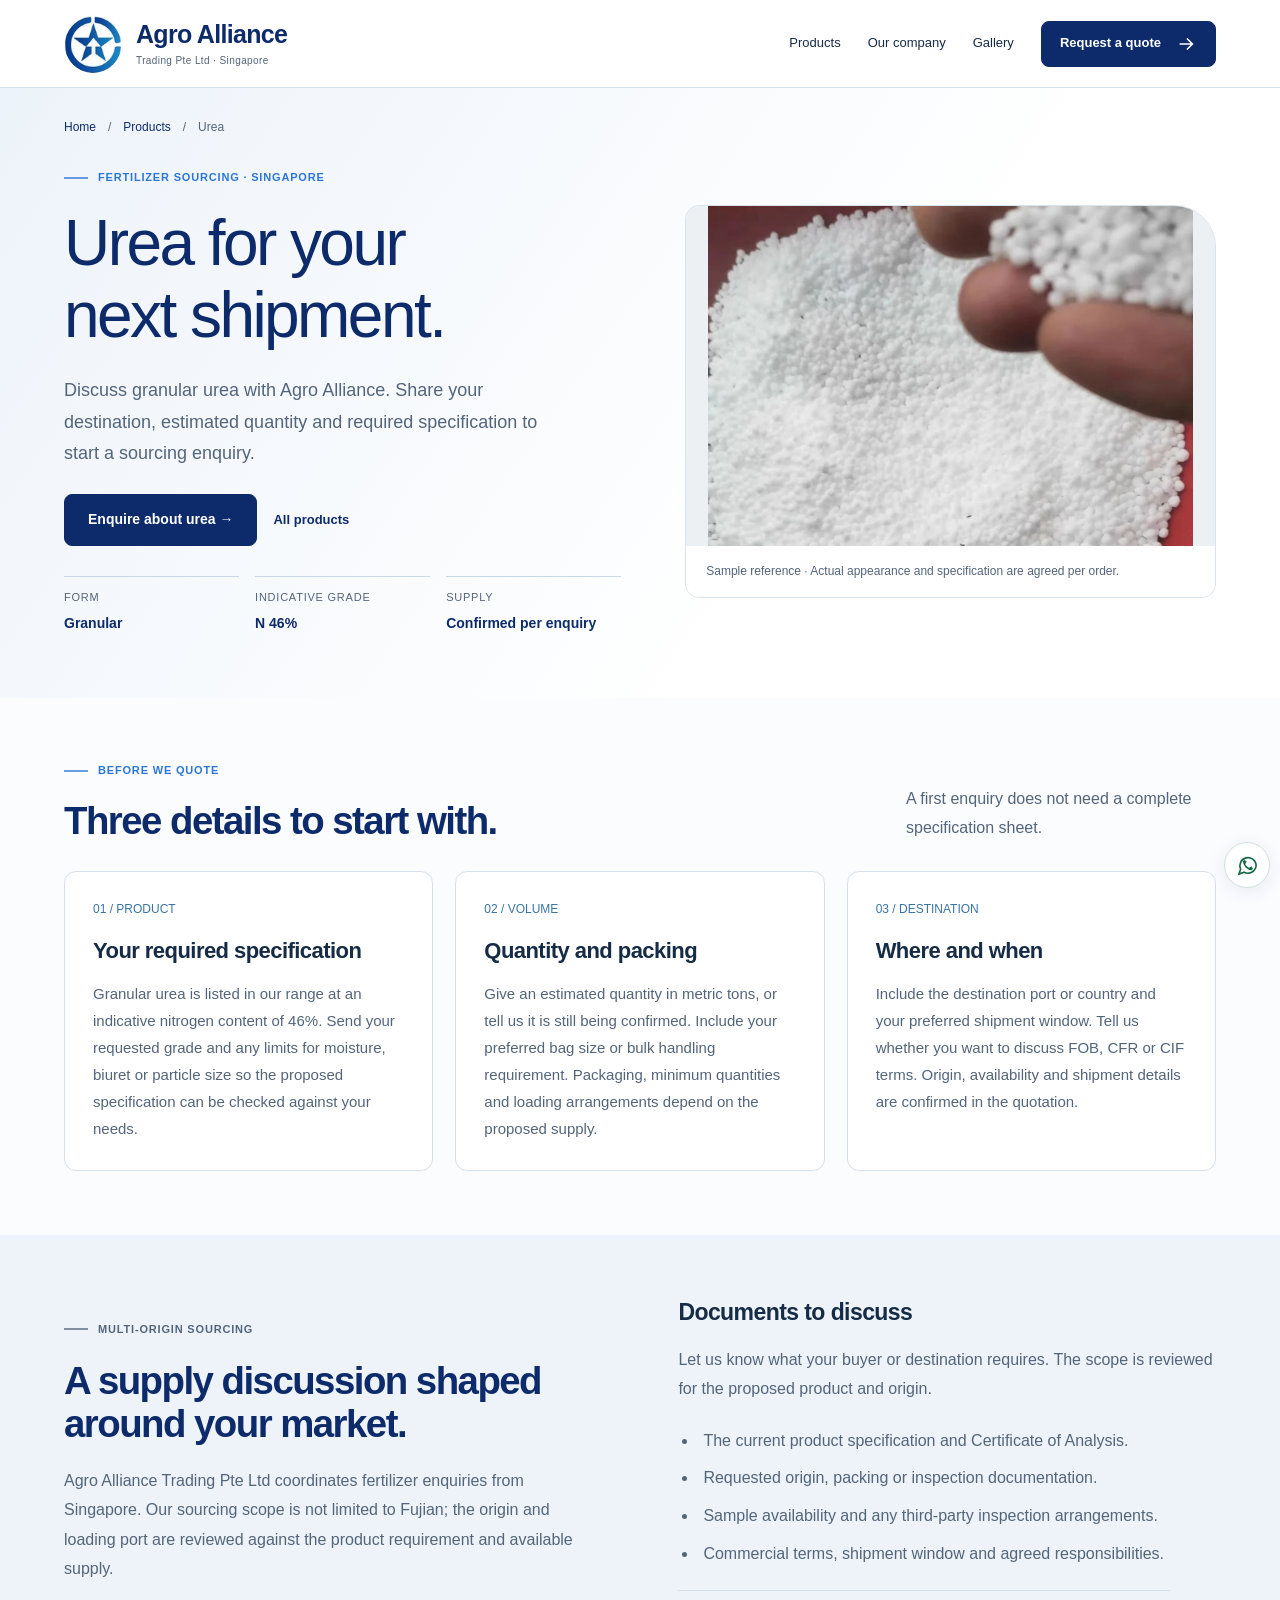
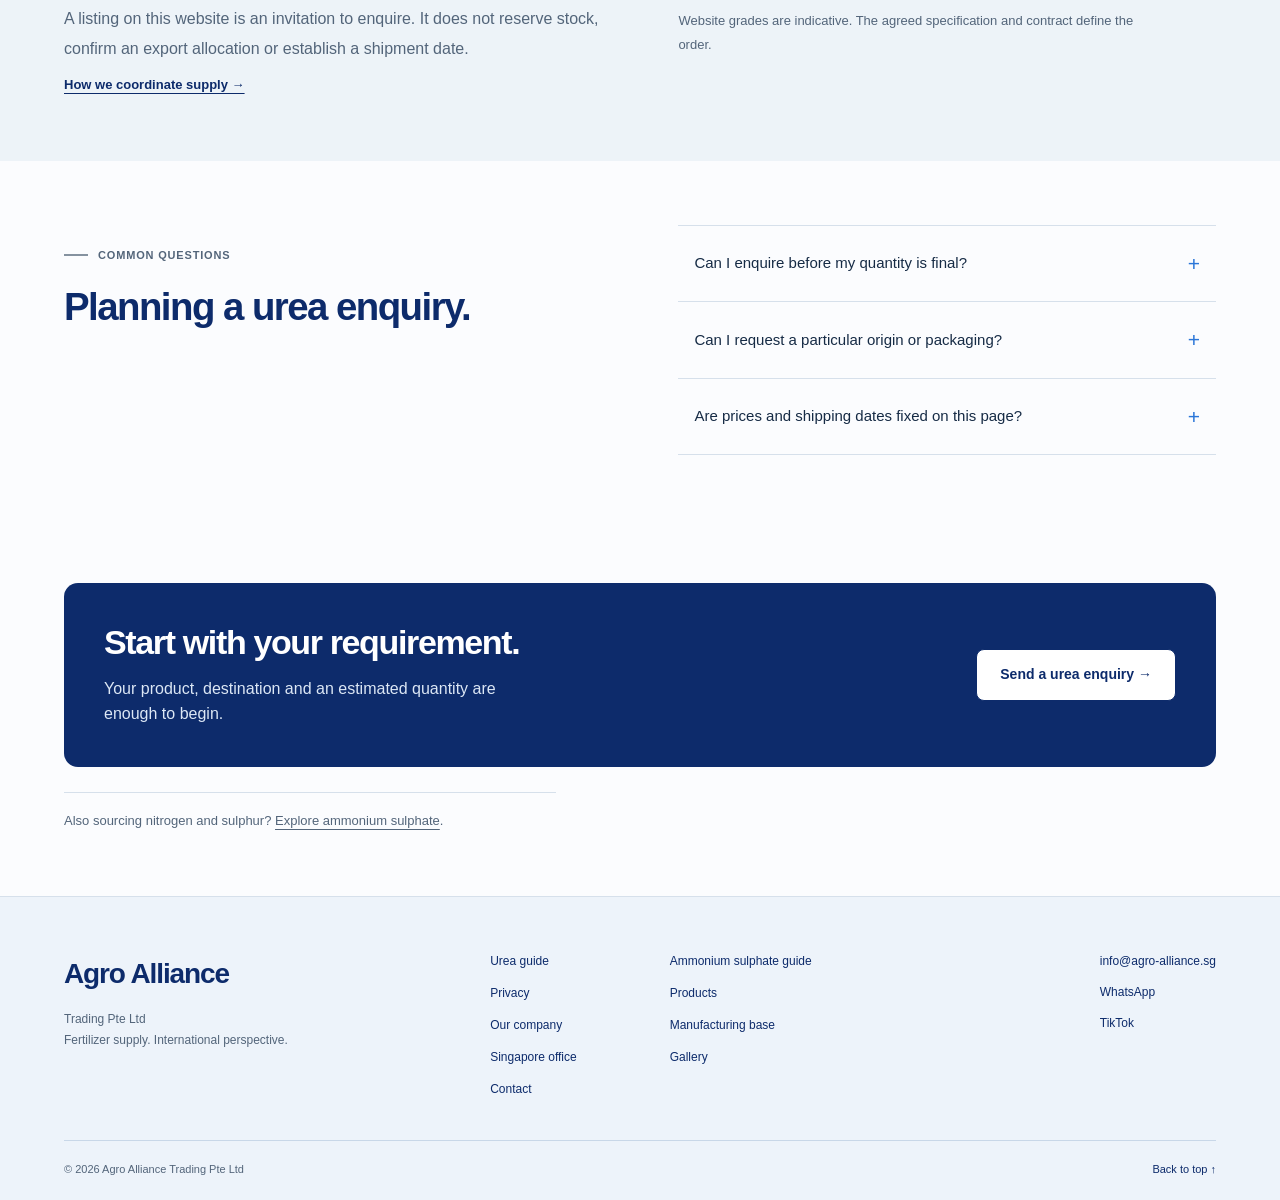
<file: urea.html>
<!doctype html><html lang="en"><head><meta charset="utf-8"><meta name="viewport" content="width=device-width,initial-scale=1">
<title>Granular Urea Sourcing | Agro Alliance Singapore</title><meta name="description" content="Enquire about granular urea with Agro Alliance in Singapore. Discuss specifications, estimated quantity, packaging, destination and shipment requirements.">
<meta name="theme-color" content="#0d2b6b"><link rel="canonical" href="https://agro-alliance.sg/urea.html"><link rel="icon" href="assets/favicon-96.png" type="image/png" sizes="96x96">
<meta property="og:type" content="website"><meta property="og:site_name" content="Agro Alliance"><meta property="og:locale" content="en_SG"><meta property="og:url" content="https://agro-alliance.sg/urea.html"><meta property="og:title" content="Granular Urea Sourcing | Agro Alliance Singapore"><meta property="og:description" content="Enquire about granular urea with Agro Alliance in Singapore. Discuss specifications, estimated quantity, packaging, destination and shipment requirements."><meta property="og:image" content="https://agro-alliance.sg/assets/optimized/avif-converted-sample.webp"><meta property="og:image:alt" content="Agro Alliance fertilizer sourcing"><meta name="twitter:card" content="summary_large_image">
<link rel="stylesheet" href="assets/site.css?v=20261029-enquiry-seo"><script type="application/ld+json">{"@context":"https://schema.org","@graph":[{"@type":"WebSite","@id":"https://agro-alliance.sg/#website","name":"Agro Alliance","alternateName":["Agro Alliance Trading","Agro Alliance Trading Pte Ltd"],"url":"https://agro-alliance.sg/","inLanguage":"en","publisher":{"@id":"https://agro-alliance.sg/#organization"}},{"@type":"Organization","name":"Agro Alliance","url":"https://agro-alliance.sg/","logo":{"@type":"ImageObject","url":"https://agro-alliance.sg/assets/brand-logo.jpg","contentUrl":"https://agro-alliance.sg/assets/brand-logo.jpg","width":200,"height":200},"email":"info@agro-alliance.sg","telephone":"+65-9030-5772","address":{"@type":"PostalAddress","streetAddress":"61 Woodlands Industrial Park E9, #02-16 E9 Premium","postalCode":"757047","addressLocality":"Singapore","addressCountry":"SG"},"sameAs":["https://www.tiktok.com/@agro_alliance"],"@id":"https://agro-alliance.sg/#organization","legalName":"Agro Alliance Trading Pte Ltd","alternateName":"Agro Alliance Trading"},{"@type":"WebPage","@id":"https://agro-alliance.sg/urea.html#webpage","url":"https://agro-alliance.sg/urea.html","name":"Granular Urea Sourcing | Agro Alliance Singapore","description":"Enquire about granular urea with Agro Alliance in Singapore. Discuss specifications, estimated quantity, packaging, destination and shipment requirements.","inLanguage":"en","isPartOf":{"@id":"https://agro-alliance.sg/#website"},"about":{"@id":"https://agro-alliance.sg/#organization"}},{"@type":"BreadcrumbList","itemListElement":[{"@type":"ListItem","position":1,"name":"Home","item":"https://agro-alliance.sg/"},{"@type":"ListItem","position":2,"name":"Granular Urea Sourcing","item":"https://agro-alliance.sg/urea.html"}]}]}</script><script src="assets/site-config.js?v=20261029-enquiry-seo" defer></script>
<script src="assets/analytics.js?v=20261029-enquiry-seo" defer></script>
<script src="assets/site.js?v=20261029-enquiry-seo" defer></script><link rel="stylesheet" href="assets/growth.css?v=20261029-enquiry-seo">
</head><body class="guide-page" data-product-guide="urea"><a class="skip-link" href="#main">Skip to content</a>
<header class="site-header">
  <span class="reading-progress" aria-hidden="true"></span>
  <div class="nav-wrap container">
    <a class="brand" href="index.html" aria-label="Agro Alliance home"><span class="brand-symbol"><img src="assets/brand-logo.jpg" width="200" height="200" alt=""></span><span><strong>Agro Alliance</strong><small>Trading Pte Ltd · Singapore</small></span></a>
    <button class="menu-toggle" type="button" aria-expanded="false" aria-controls="main-nav"><span>Menu</span><svg viewBox="0 0 24 24" fill="none" stroke="currentColor" stroke-width="1.8" aria-hidden="true"><path d="M4 7h16M4 12h16M4 17h16"/></svg></button>
    <nav id="main-nav" aria-label="Main navigation">
      <a href="index.html#products">Products</a><a href="company.html">Our company</a><a href="index.html#gallery">Gallery</a><a class="button button-small" href="index.html#contact">Request a quote <svg viewBox="0 0 24 24" fill="none" stroke="currentColor" stroke-width="1.7" aria-hidden="true"><path d="M5 12h14M13 6l6 6-6 6"/></svg></a>
    </nav>
  </div>
</header><main id="main"><section class="guide-hero" id="top"><div class="container"><nav class="breadcrumbs" aria-label="Breadcrumb"><a href="index.html">Home</a><span aria-hidden="true">/</span><a href="index.html#products">Products</a><span aria-hidden="true">/</span><span aria-current="page">Urea</span></nav><div class="guide-hero-grid"><div><p class="section-label">Fertilizer sourcing &middot; Singapore</p><h1>Urea for your next shipment.</h1><p class="guide-lead">Discuss granular urea with Agro Alliance. Share your destination, estimated quantity and required specification to start a sourcing enquiry.</p><div class="hero-actions"><a class="button" href="index.html?product=urea#contact">Enquire about urea &rarr;</a><a class="text-link" href="index.html#products">All products</a></div><dl class="guide-facts"><div><dt>Form</dt><dd>Granular</dd></div><div><dt>Indicative grade</dt><dd>N 46%</dd></div><div><dt>Supply</dt><dd>Confirmed per enquiry</dd></div></dl></div><figure class="guide-image"><img src="assets/optimized/avif-converted-sample.webp" width="720" height="540" alt="Granular urea sample reference" fetchpriority="high"><figcaption>Sample reference &middot; Actual appearance and specification are agreed per order.</figcaption></figure></div></div></section>
<section class="guide-section"><div class="container"><div class="section-heading"><div><p class="section-label">Before we quote</p><h2>Three details to start with.</h2></div><p>A first enquiry does not need a complete specification sheet.</p></div><div class="guide-grid"><article><span>01 / PRODUCT</span><h3>Your required specification</h3><p>Granular urea is listed in our range at an indicative nitrogen content of 46%. Send your requested grade and any limits for moisture, biuret or particle size so the proposed specification can be checked against your needs.</p></article><article><span>02 / VOLUME</span><h3>Quantity and packing</h3><p>Give an estimated quantity in metric tons, or tell us it is still being confirmed. Include your preferred bag size or bulk handling requirement. Packaging, minimum quantities and loading arrangements depend on the proposed supply.</p></article><article><span>03 / DESTINATION</span><h3>Where and when</h3><p>Include the destination port or country and your preferred shipment window. Tell us whether you want to discuss FOB, CFR or CIF terms. Origin, availability and shipment details are confirmed in the quotation.</p></article></div></div></section>
<section class="guide-section tinted"><div class="container guide-two"><div><p class="section-label">Multi-origin sourcing</p><h2>A supply discussion shaped around your market.</h2><p>Agro Alliance Trading Pte Ltd coordinates fertilizer enquiries from Singapore. Our sourcing scope is not limited to Fujian; the origin and loading port are reviewed against the product requirement and available supply.</p><p>A listing on this website is an invitation to enquire. It does not reserve stock, confirm an export allocation or establish a shipment date.</p><a class="product-guide-link" href="company.html#capabilities">How we coordinate supply &rarr;</a></div><div><h3>Documents to discuss</h3><p>Let us know what your buyer or destination requires. The scope is reviewed for the proposed product and origin.</p><ul><li>The current product specification and Certificate of Analysis.</li><li>Requested origin, packing or inspection documentation.</li><li>Sample availability and any third-party inspection arrangements.</li><li>Commercial terms, shipment window and agreed responsibilities.</li></ul><p class="guide-note">Website grades are indicative. The agreed specification and contract define the order.</p></div></div></section>
<section class="guide-section"><div class="container guide-two"><div><p class="section-label">Common questions</p><h2>Planning a urea enquiry.</h2></div><div class="faq-list"><details><summary>Can I enquire before my quantity is final?<span aria-hidden="true">+</span></summary><p>Yes. Provide an estimate or select Quantity to be confirmed. Include your destination so we can start with the relevant questions.</p></details><details><summary>Can I request a particular origin or packaging?<span aria-hidden="true">+</span></summary><p>Yes. Include your preference in the enquiry. Availability, packing and the proposed loading arrangement are reviewed before a quotation is agreed.</p></details><details><summary>Are prices and shipping dates fixed on this page?<span aria-hidden="true">+</span></summary><p>No. Price, quantity, product specification, shipment timing and payment terms are confirmed in the quotation and contract for your order.</p></details></div></div></section>
<section class="guide-section"><div class="container"><div class="guide-cta"><div><h2>Start with your requirement.</h2><p>Your product, destination and an estimated quantity are enough to begin.</p></div><a class="button" href="index.html?product=urea#contact">Send a urea enquiry &rarr;</a></div><p class="guide-note">Also sourcing nitrogen and sulphur? <a href="ammonium-sulphate.html">Explore ammonium sulphate</a>.</p></div></section></main><footer class="site-footer"><div class="container"><div class="footer-top"><div><a class="footer-brand" href="#top">Agro Alliance</a><p>Trading Pte Ltd<br>Fertilizer supply. International perspective.</p></div><div class="footer-nav"><a href="urea.html">Urea guide</a><a href="ammonium-sulphate.html">Ammonium sulphate guide</a><a href="privacy.html">Privacy</a><button type="button" data-analytics-settings hidden>Analytics preferences</button><a href="index.html#products">Products</a><a href="company.html">Our company</a><a href="company.html#factory-location">Manufacturing base</a><a href="company.html#office-location">Singapore office</a><a href="index.html#gallery">Gallery</a><a href="index.html#contact">Contact</a></div><div class="footer-contact"><a href="mailto:info@agro-alliance.sg">info@agro-alliance.sg</a><a href="https://wa.me/6590305772" target="_blank" rel="noopener">WhatsApp</a><a href="https://www.tiktok.com/@agro_alliance" target="_blank" rel="noopener">TikTok</a></div></div><div class="footer-bottom"><span>© <span id="copyright-year">2026</span> Agro Alliance Trading Pte Ltd</span><a href="#top">Back to top ↑</a></div></div></footer>
<a class="floating-contact" href="https://wa.me/6590305772?text=Hello%20Agro%20Alliance%2C%20I%20would%20like%20to%20enquire%20about%20fertilizer%20supply." target="_blank" rel="noopener" aria-label="Chat with Agro Alliance on WhatsApp"><svg viewBox="0 0 24 24" fill="none" stroke="currentColor" stroke-width="1.7" aria-hidden="true"><path d="M21 11.5a8.5 8.5 0 0 1-12.5 7.5L3 21l1.8-5.2A8.5 8.5 0 1 1 21 11.5Z"/><path d="M8 7c0 5 4 9 9 9M8 7l2 1-1 2m8 6-1-2-2 1"/></svg><span>WhatsApp</span></a>
</body></html>
</file>
<file: assets/site.css>
:root{--navy:#0d2b6b;--blue:#2b76d8;--ink:#162b45;--muted:#53657a;--pale:#edf3fa;--line:#d6e0eb;--white:#fff;--max:1280px;--gutter:clamp(20px,4vw,64px)}
*{box-sizing:border-box}html{scroll-behavior:smooth;scroll-padding-top:100px}body{margin:0;font-family:Arial,Helvetica,sans-serif;color:var(--ink);background:#fff;font-size:16px;line-height:1.6}button,input,select,textarea{font:inherit}button,a,input,select,textarea,summary{-webkit-tap-highlight-color:transparent}button,summary{cursor:pointer}a{color:inherit;text-underline-offset:4px}img{display:block;max-width:100%;height:auto}svg{width:22px;height:22px;flex:none}figure,p,h1,h2,h3{margin:0}h1,h2,h3{line-height:1.13;letter-spacing:-.04em}h2{font-size:clamp(32px,3.4vw,48px);font-weight:600}h3{font-size:23px;font-weight:600;letter-spacing:-.025em}p{max-width:68ch}button{border:0}button:disabled{opacity:.65}a:focus-visible,button:focus-visible,input:focus-visible,select:focus-visible,textarea:focus-visible,summary:focus-visible,[tabindex]:focus-visible{outline:3px solid #efab33;outline-offset:4px}[hidden]{display:none!important}.container{width:min(var(--max),calc(100% - var(--gutter)*2));margin-inline:auto}.section{padding-block:100px}.section-label{font-size:14px;color:var(--blue);font-weight:600;margin-bottom:20px}.section-heading{display:flex;justify-content:space-between;align-items:flex-end;gap:60px;margin-bottom:40px}.section-heading>p{max-width:390px;color:var(--muted);font-size:16px;line-height:1.8}.section-heading>div{flex:1}.button{display:inline-flex;align-items:center;justify-content:center;gap:24px;min-height:52px;padding:14px 23px;border:1px solid var(--navy);border-radius:5px;background:var(--navy);color:#fff;text-decoration:none;font-size:14px;font-weight:600;line-height:1.4;transition:background .18s}.button:hover{background:#17458d}.button-small{min-height:44px;padding:11px 18px;font-size:13px;gap:14px}.button-outline{background:transparent;color:var(--navy);border-color:#b4c6dc}.button-outline:hover{background:var(--pale)}.text-link{display:inline-flex;align-items:center;gap:12px;color:var(--navy);font-size:14px;font-weight:600;text-decoration:none;padding-block:12px}.text-link:hover{text-decoration:underline}.sr-only{position:absolute;width:1px;height:1px;padding:0;margin:-1px;overflow:hidden;clip:rect(0,0,0,0);white-space:nowrap;border:0}.skip-link{position:fixed;top:8px;left:8px;z-index:1000;background:#fff;padding:12px 20px;transform:translateY(-150%)}.skip-link:focus{transform:translateY(0)}
.site-header{height:88px;position:sticky;top:0;z-index:100;background:rgba(255,255,255,.98);border-bottom:1px solid var(--line)}.nav-wrap{height:100%;display:flex;align-items:center;justify-content:space-between;gap:28px}.brand{display:flex;align-items:center;gap:12px;text-decoration:none;flex:none}.brand img{width:46px;height:46px;object-fit:contain}.brand strong{display:block;font-size:23px;color:var(--navy);letter-spacing:-.7px;line-height:1.2}.brand small{display:block;color:var(--muted);font-size:10px;letter-spacing:.04em;margin-top:4px}.site-header nav{display:flex;align-items:center;gap:27px}.site-header nav>a:not(.button){font-size:13px;text-decoration:none;white-space:nowrap;color:var(--ink)}.site-header nav>a:hover,.site-header nav>a[aria-current="location"]{color:var(--blue)}.site-header nav>.button:hover{color:#fff}.menu-toggle{display:none;align-items:center;gap:8px;background:#fff;color:var(--navy);padding:10px}
.hero{background:var(--pale);overflow:hidden}.hero-inner{display:grid;grid-template-columns:1.05fr 1fr;min-height:650px;gap:40px}.hero-copy{display:flex;flex-direction:column;align-items:flex-start;padding-block:62px 30px}.hero-intro{display:flex;align-items:center;gap:9px;font-size:12px;color:var(--navy);margin-bottom:28px;letter-spacing:.01em}.signal-dot{height:6px;width:6px;background:var(--blue);border-radius:50%}.hero h1{font-size:clamp(46px,5.1vw,72px);letter-spacing:-.052em;font-weight:600;line-height:1.055;color:var(--navy)}.hero-description{font-size:16px;line-height:1.8;max-width:445px;margin-top:28px;color:#40546c}.hero-actions{display:flex;gap:20px;align-items:center;flex-wrap:wrap;margin-top:30px}.hero-actions .button{gap:18px}.hero-actions .text-link{font-size:13px}.hero-bottom{display:flex;width:100%;align-items:center;justify-content:space-between;padding-top:32px;margin-top:auto;font-size:11px;color:var(--muted);gap:16px}.hero-bottom>a{display:flex;align-items:center;justify-content:center;width:38px;height:38px;border:1px solid #b7c8de;border-radius:50%;color:var(--navy)}.hero-photo{position:relative;align-self:stretch;isolation:isolate;margin-right:calc(-1 * max(var(--gutter), (100vw - var(--max)) / 2));background:var(--navy);min-height:500px}.hero-photo>img{position:absolute;width:100%;height:100%;object-fit:cover;object-position:49% 50%;z-index:-2}.hero-photo::after{content:"";position:absolute;inset:0;background:linear-gradient(180deg,rgba(8,22,48,.03) 42%,rgba(6,24,53,.86));z-index:-1}.hero-photo figcaption{position:absolute;bottom:42px;left:36px;right:24px;color:white;display:grid;gap:9px}.photo-location{font-size:12px;color:#e1e9f7}.hero-photo figcaption strong{font-size:28px;letter-spacing:-.03em;line-height:1.2;font-weight:500}.hero-photo figcaption>span:last-child{font-size:12px;color:#dce6f4}.photo-corner{position:absolute;top:26px;right:26px;width:35px;height:35px;border-top:2px solid #fff;border-right:2px solid #fff;opacity:.75}.proof-strip{background:var(--navy);color:#fff}.proof-grid{display:grid;grid-template-columns:1.1fr 1fr .9fr 1fr;padding-block:30px;gap:26px}.proof-grid>div{border-right:1px solid #35518a;padding-right:20px}.proof-grid>div:last-child{border:0;padding-right:0}.proof-grid strong{font-size:28px;letter-spacing:-.03em;font-weight:500;white-space:nowrap}.proof-grid strong>span{font-size:16px}.proof-grid p{font-size:11px;color:#d3dff3;margin-top:5px;line-height:1.5}.proof-note .small-label{font-size:11px;color:#b9cbe6}.proof-note p{font-size:16px;line-height:1.5;color:#fff;margin-top:6px}
.products-section{background:#fff}.product-toolbar{display:flex;align-items:center;justify-content:space-between;gap:16px;margin:34px 0 24px}.filters{display:flex;gap:8px;flex-wrap:wrap}.filters button{font-size:12px;font-weight:500;border:1px solid var(--line);border-radius:40px;background:#fff;color:var(--muted);padding:10px 16px;min-height:40px}.filters button:hover{border-color:var(--blue);color:var(--navy)}.filters button[aria-pressed="true"]{background:var(--navy);border-color:var(--navy);color:#fff}#product-count{color:var(--muted);font-size:12px;white-space:nowrap}.product-grid{display:grid;grid-template-columns:repeat(3,minmax(0,1fr));gap:26px}.product-card{border:1px solid var(--line);border-radius:7px;overflow:hidden;display:flex;flex-direction:column;background:white}.product-image{height:218px;position:relative;background:var(--pale);overflow:hidden}.product-image img{width:100%;height:100%;object-fit:cover}.form-badge{position:absolute;left:16px;top:16px;font-size:11px;font-weight:600;background:rgba(255,255,255,.95);border:1px solid #fff;border-radius:4px;padding:4px 10px;color:var(--navy)}.product-body{padding:23px 24px 0;display:flex;flex-direction:column;flex:1}.product-grade{font-size:12px;color:var(--blue);display:flex;align-items:center;justify-content:space-between;gap:8px;margin-bottom:13px;font-weight:600}.product-grade span{font-size:11px;color:var(--muted);font-weight:400}.product-card h3{font-size:23px}.product-cn{font-size:12px;color:var(--muted);margin-top:7px}.product-description{font-size:14px;color:var(--muted);line-height:1.7;margin-block:17px 23px}.product-enquire{display:flex;align-items:center;justify-content:space-between;gap:10px;border-top:1px solid var(--line);padding-block:18px;margin-top:auto;font-size:12px;font-weight:600;text-decoration:none;color:var(--navy)}.product-enquire:hover{color:var(--blue)}.product-enquire svg{width:18px}.product-note{max-width:none;font-size:12px;line-height:1.7;color:var(--muted);margin-top:24px}.compare-products{margin-top:26px;border-block:1px solid var(--line)}.compare-products summary{padding:18px 0;font-size:14px;font-weight:600;display:flex;justify-content:space-between}.compare-products summary span{font-size:22px;font-weight:400}.table-scroll{overflow:auto;margin-bottom:20px}table{width:100%;border-collapse:collapse;min-width:620px;font-size:13px;text-align:left}th,td{padding:14px 16px;border-bottom:1px solid var(--line)}thead{background:var(--pale)}tbody th{font-weight:500}
.about-section{background:#f2f6fb}.about-grid{display:grid;grid-template-columns:1fr 1fr;gap:85px;align-items:center}.about-visual{position:relative;min-height:580px;height:100%;max-height:670px;border-radius:6px;overflow:hidden;background:var(--navy)}.about-visual>img{width:100%;height:100%;position:absolute;object-fit:cover;object-position:center}.about-photo-label{position:absolute;bottom:0;left:0;right:0;padding:58px 30px 30px;background:linear-gradient(transparent,rgba(5,28,61,.95));color:#fff}.about-photo-label span{font-size:11px;display:block;color:#d5e4f9;margin-bottom:9px}.about-photo-label strong{font-weight:500;font-size:24px;line-height:1.25;display:block;letter-spacing:-.025em}.about-copy>p:not(.section-label){color:var(--muted);font-size:15px;line-height:1.8;margin-top:24px}.about-copy strong{color:var(--navy);font-weight:600}.timeline{margin-top:30px;border-top:1px solid #c8d7e7;padding-top:23px}.timeline>h3{font-size:14px;margin-bottom:14px;letter-spacing:0}.timeline>div{display:grid;grid-template-columns:47px 1fr;gap:21px;padding-block:9px}.timeline>div>span{font-size:14px;font-weight:600;color:var(--blue)}.timeline p{font-size:13px;line-height:1.65;color:var(--muted)}.about-copy .text-link{margin-top:16px}
.supply-section{background:#fff}.supply-steps{list-style:none;display:grid;grid-template-columns:repeat(3,1fr);gap:46px;margin:50px 0 46px;padding:0}.supply-steps li{border-top:2px solid var(--navy);padding-top:25px;display:flex;flex-direction:column}.step-number{font-size:14px;color:var(--blue);margin-bottom:26px}.supply-steps h3{margin-bottom:18px}.supply-steps p{font-size:14px;color:var(--muted);line-height:1.8}.step-detail{font-size:11px;color:var(--navy);font-weight:600;padding-top:24px;margin-top:auto}.shipping-band{display:flex;align-items:center;justify-content:space-between;gap:50px;background:var(--navy);border-radius:6px;color:#fff;padding:36px 40px}.shipping-band h3{font-weight:500;font-size:25px}.shipping-band p{font-size:13px;color:#d5e1f2;margin-top:12px;max-width:590px;line-height:1.8}.shipping-terms{display:flex;flex-wrap:wrap;gap:9px;justify-content:flex-end;max-width:220px;flex:none}.shipping-terms span{border:1px solid #506a9a;border-radius:4px;font-size:16px;padding:8px 12px}.shipping-terms small{width:100%;font-size:10px;color:#b9cce8;text-align:right;margin-top:2px}.document-note{display:grid;grid-template-columns:1fr 1.65fr 1fr;gap:30px;align-items:center;padding-top:30px}.document-note strong{font-size:14px;font-weight:600;max-width:200px}.document-note p{font-size:12px;color:var(--muted);line-height:1.8}.document-note a{justify-self:end;font-size:12px}
.gallery-section{background:#edf3fa}.gallery{overflow:hidden}.gallery-stage{height:560px;background:#0b2146;border-radius:7px;overflow:hidden}.gallery-slide{height:100%;position:relative}.gallery-slide>img,.gallery-slide>video{width:100%;height:100%;object-fit:contain;background:#0b2146}.gallery-slide>img{object-fit:cover}.gallery-slide figcaption{position:absolute;bottom:0;left:0;right:0;padding:64px 30px 26px;background:linear-gradient(transparent,rgba(7,21,44,.92));color:white;pointer-events:none}.gallery-slide figcaption strong{display:block;font-size:22px;font-weight:500;letter-spacing:-.02em}.gallery-slide figcaption span{display:block;font-size:12px;color:#e0eafa;margin-top:4px}.gallery-slide:has(video) figcaption{position:static;background:#0b2146;padding:13px 24px;pointer-events:auto}.gallery-slide:has(video)>video{height:calc(100% - 84px)}.gallery-controls{display:flex;align-items:center;justify-content:space-between;gap:24px;padding-top:20px}.gallery-selectors{display:flex;gap:7px;flex-wrap:wrap}.gallery-selectors button{color:var(--muted);background:transparent;padding:9px 13px;font-size:12px;border-radius:4px;min-height:40px}.gallery-selectors button[aria-pressed="true"]{background:#fff;color:var(--navy);box-shadow:0 1px 5px #0d2b6b0d}.gallery-selectors button:hover{background:#fff}.gallery-arrows{display:flex;align-items:center;gap:10px;flex:none}.gallery-arrows span{font-size:12px;color:var(--muted);margin-right:10px;min-width:36px}.gallery-arrows button{display:flex;align-items:center;justify-content:center;width:42px;height:42px;border:1px solid #b2c4db;border-radius:50%;background:transparent;color:var(--navy)}.gallery-arrows button:hover{background:white}#gallery-prev svg{transform:rotate(180deg)}
.locations-section{background:#fff}.locations-grid{display:grid;grid-template-columns:1fr 1fr;gap:40px}.location{border:1px solid var(--line);border-radius:6px;padding:32px;scroll-margin-top:110px}.location-top{display:flex;justify-content:space-between;gap:12px;color:var(--blue);font-size:12px;margin-bottom:24px}.location-top span:last-child{color:var(--muted)}.location h3{font-size:27px;margin-bottom:18px}.location>p,.location>address{font-size:14px;line-height:1.8;font-style:normal}.location .location-note{font-size:12px;color:var(--muted);margin-top:18px;min-height:44px}
.contact-section{background:var(--navy);color:#fff}.contact-grid{display:grid;grid-template-columns:.9fr 1.1fr;gap:95px;align-items:start}.contact-copy{padding-top:20px}.contact-copy .section-label{color:#bed5f6}.contact-copy h2{font-size:clamp(42px,4.5vw,62px);font-weight:500;line-height:1.08}.contact-copy>p:not(.section-label){color:#cfddf0;font-size:15px;line-height:1.85;margin-top:25px;max-width:370px}.direct-contact{margin-top:40px;max-width:370px}.direct-contact a{display:grid;grid-template-columns:1fr auto;text-decoration:none;padding:20px 0;border-top:1px solid #35518a;gap:5px}.direct-contact a>span{font-size:11px;color:#bbcfea}.direct-contact strong{font-size:20px;letter-spacing:-.02em;line-height:1.5;font-weight:400;grid-column:1;overflow-wrap:anywhere}.direct-contact svg{grid-column:2;grid-row:1/3;align-self:center}.direct-contact a:hover strong{text-decoration:underline}.contact-copy>.contact-note{font-size:12px!important;color:#bbcfea!important}.quote-panel{background:#fff;color:var(--ink);border-radius:8px;padding:38px}.quote-panel h3{font-size:26px}.form-intro{font-size:12px;color:var(--muted);line-height:1.75;margin:12px 0 24px}.form-grid{display:grid;grid-template-columns:1fr 1fr;gap:16px}.field{margin-bottom:18px;min-width:0}.field label{display:block;font-size:12px;font-weight:600;margin-bottom:7px}.field input,.field select,.field textarea{width:100%;border:1px solid #c4d1df;background:#fff;color:var(--ink);border-radius:4px;padding:11px 12px;min-height:46px;font-size:14px;line-height:1.5}.field textarea{resize:vertical}.field input::placeholder,.field textarea::placeholder{color:#6b7a8e;opacity:1}.field input:focus,.field select:focus,.field textarea:focus{border-color:var(--blue)}.form-actions{display:flex;gap:12px;margin-top:5px}.form-actions .button{flex:1;padding:13px 16px;font-size:12px;gap:12px;white-space:nowrap}.form-actions .button-outline{flex:0 0 auto}.form-privacy{font-size:11px;color:var(--muted);line-height:1.7;margin-top:17px}.form-status:not(:empty){font-size:13px;color:var(--navy);background:var(--pale);padding:12px 14px;border-radius:4px;margin-top:16px}.fallback-actions{display:flex;align-items:center;gap:16px;flex-wrap:wrap;margin-top:12px;font-size:12px}.fallback-actions button{background:var(--pale);color:var(--navy);padding:9px 12px;border-radius:4px}.quote-panel details{font-size:12px;margin-top:12px}.quote-panel pre{font-family:inherit;white-space:pre-wrap;overflow-wrap:anywhere;background:var(--pale);padding:14px;font-size:12px}
.faq-section{padding-block:80px}.faq-grid{display:grid;grid-template-columns:1fr 1.4fr;gap:80px}.faq-grid h2{font-size:34px}.faq-list{border-top:1px solid var(--line)}.faq-list details{border-bottom:1px solid var(--line)}.faq-list summary{font-size:15px;font-weight:500;padding:22px 0;display:flex;justify-content:space-between;align-items:center;gap:20px;line-height:1.5}.faq-list summary>span{font-size:21px;color:var(--blue)}details>summary{list-style:none}details>summary::-webkit-details-marker{display:none}details[open]>summary>span{transform:rotate(45deg)}.faq-list p{font-size:14px;color:var(--muted);line-height:1.8;padding:0 30px 22px 0}
.site-footer{background:#edf3fa;border-top:1px solid var(--line);padding:55px 0 22px;color:var(--navy)}.footer-top{display:grid;grid-template-columns:1.1fr 1fr 1fr;gap:60px;padding-bottom:40px}.footer-brand{font-size:28px;font-weight:600;letter-spacing:-.04em;text-decoration:none}.footer-top p{font-size:12px;color:var(--muted);line-height:1.8;margin-top:12px}.footer-nav{display:grid;grid-template-columns:1fr 1fr;gap:13px 26px;align-content:start}.footer-nav>a,.footer-contact>a{font-size:12px;text-decoration:none}.footer-nav>a:hover,.footer-contact>a:hover{text-decoration:underline}.footer-contact{display:flex;align-items:flex-start;flex-direction:column;gap:12px;justify-self:end}.footer-bottom{border-top:1px solid #c8d7e8;padding-top:20px;display:flex;justify-content:space-between;gap:25px;font-size:11px;color:var(--muted)}.footer-bottom>a{color:var(--navy);text-decoration:none}.floating-contact{position:fixed;z-index:90;right:24px;bottom:24px;display:flex;align-items:center;gap:9px;background:#fff;border:1px solid #d0e0d9;border-radius:30px;padding:12px 17px;color:#156845;text-decoration:none;font-size:12px;font-weight:600;box-shadow:0 4px 18px #0d2b6b16}.floating-contact svg{width:23px;height:23px}.floating-contact:hover{background:#e8f4ee}
@media(min-width:1450px){.hero-photo{margin-right:calc((100vw - var(--max)) / -2)}}
@media(max-width:1150px){.site-header nav{gap:17px}.site-header nav>a:not(.button){font-size:12px}.brand strong{font-size:21px}.hero-inner{gap:28px;min-height:610px}.hero-copy{padding-top:50px}.hero h1{font-size:58px}.hero-actions{gap:12px}.hero-actions .text-link{font-size:12px}.hero-actions .button{font-size:12px}.hero-description{font-size:15px}.about-grid{gap:48px}.contact-grid{gap:45px}.quote-panel{padding:28px}.product-body{padding-inline:18px}.product-card h3{font-size:21px}.product-image{height:190px}.proof-grid strong{font-size:24px}.gallery-stage{height:500px}.document-note{grid-template-columns:1fr 1.5fr}.document-note>a{grid-column:2;justify-self:start;padding:0;margin-top:-20px}}
@media(max-width:900px){.site-header{height:76px}.brand img{width:40px;height:40px}.menu-toggle{display:flex}.site-header nav{position:absolute;top:75px;left:0;right:0;padding:20px var(--gutter) 28px;background:white;box-shadow:0 14px 20px #0d2b6b15;border-bottom:1px solid var(--line);align-items:stretch;gap:0;flex-direction:column;display:none}.site-header nav.is-open{display:flex}.site-header nav>a:not(.button){font-size:15px;padding:12px 0}.site-header nav .button{margin-top:12px;align-self:flex-start}.hero-inner{min-height:580px;grid-template-columns:1.05fr 1fr;gap:25px}.hero h1{font-size:46px}.hero-intro{font-size:10px}.hero-description{font-size:14px}.hero-actions{display:grid;gap:8px}.hero-actions .button{min-height:48px;font-size:12px}.hero-bottom{font-size:10px}.hero-photo figcaption{left:24px;bottom:30px}.hero-photo figcaption strong{font-size:22px}.hero-photo figcaption>span:last-child{font-size:11px}.hero-photo{min-height:540px}.proof-grid{grid-template-columns:repeat(2,1fr);gap:22px;padding-block:28px}.proof-grid>div:nth-child(2){border:0}.proof-grid>div:nth-child(3),.proof-grid>div:nth-child(4){border-top:1px solid #35518a;padding-top:18px}.proof-grid>div:nth-child(3){border-right:1px solid #35518a}.proof-grid strong{font-size:26px}.proof-note p{font-size:14px}.proof-note br{display:none}.section{padding-block:72px}.section-heading{gap:35px;align-items:flex-start}.section-heading>p{max-width:300px;font-size:14px}.section-heading h2{font-size:36px}.product-grid{grid-template-columns:repeat(2,minmax(0,1fr));gap:20px}.product-image{height:220px}.product-card h3{font-size:23px}.product-toolbar{align-items:flex-end}.filters{gap:6px}.filters button{padding:9px 12px;font-size:11px}.about-grid{gap:34px}.about-visual{min-height:640px}.about-copy h2{font-size:35px}.about-copy>p:not(.section-label){font-size:14px}.supply-steps{gap:25px}.supply-steps h3{font-size:21px}.supply-steps p{font-size:13px}.shipping-band{padding:30px;gap:30px}.shipping-band h3{font-size:23px}.shipping-terms{max-width:180px}.shipping-terms span{font-size:13px;padding:7px 9px}.gallery-stage{height:440px}.gallery-controls{align-items:flex-start}.gallery-selectors{gap:2px}.gallery-selectors button{font-size:11px;padding:7px 10px}.gallery-arrows{gap:6px}.gallery-arrows button{width:36px;height:36px}.locations-grid{gap:22px}.location{padding:25px}.location h3{font-size:23px}.contact-grid{grid-template-columns:.8fr 1.2fr;gap:35px}.contact-copy h2{font-size:44px}.contact-copy>p:not(.section-label){font-size:14px}.direct-contact strong{font-size:17px}.quote-panel{padding:24px}.form-grid{gap:12px}.form-actions{flex-direction:column}.form-actions .button{flex:auto}.faq-grid{gap:40px;grid-template-columns:.8fr 1.2fr}.faq-grid h2{font-size:30px}.footer-top{gap:30px}.footer-brand{font-size:23px}.footer-nav{gap:10px 18px}}
@media(max-width:650px){html{scroll-padding-top:88px}.section{padding-block:56px}.site-header{height:70px}.site-header nav{top:69px}.brand strong{font-size:20px}.brand small{font-size:9px}.brand img{width:37px;height:37px}.brand{gap:9px}.menu-toggle{font-size:12px}.hero-inner{display:flex;flex-direction:column;gap:0}.hero-copy{padding-block:37px 30px}.hero-intro{font-size:11px;margin-bottom:23px}.hero h1{font-size:clamp(42px,9.8vw,61px);line-height:1.07;letter-spacing:-.05em}.hero-description{margin-top:23px;font-size:14px;line-height:1.8;max-width:470px}.hero-actions{display:flex;flex-wrap:wrap;margin-top:25px;gap:8px 18px}.hero-actions .button{font-size:12px;gap:16px;min-height:48px}.hero-actions .text-link{font-size:12px}.hero-bottom{display:none}.hero-photo{height:340px;min-height:0;margin-inline:calc(-1 * var(--gutter));width:calc(100% + var(--gutter)*2)}.hero-photo img{object-position:center 44%}.hero-photo figcaption{left:var(--gutter);bottom:25px}.hero-photo figcaption strong{font-size:24px}.photo-corner{width:25px;height:25px;top:22px;right:22px}.proof-grid{gap:20px 18px;padding-block:26px}.proof-grid strong{font-size:23px}.proof-grid strong span{font-size:13px}.proof-grid p{font-size:10px}.proof-grid>div{padding-right:8px}.proof-note p{font-size:12px}.proof-note .small-label{font-size:10px}.section-heading{display:block;margin-bottom:28px}.section-heading h2{font-size:34px}.section-heading>p{max-width:100%;margin-top:20px;font-size:14px;line-height:1.75}.section-label{margin-bottom:15px;font-size:12px}.product-toolbar{align-items:flex-start;flex-direction:column;margin-top:26px;gap:14px}.filters{gap:7px}.filters button{font-size:11px;padding:9px 12px}.product-grid{grid-template-columns:1fr;gap:20px}.product-image{height:240px}.product-body{padding:23px 22px 0}.product-card h3{font-size:25px}.product-description{font-size:14px;margin-top:16px;line-height:1.75}.product-enquire{font-size:12px;padding-block:18px}.product-note{font-size:11px}.about-grid{display:flex;flex-direction:column-reverse;gap:32px}.about-copy h2{font-size:34px}.about-copy>p:not(.section-label){font-size:14px;margin-top:20px}.about-visual{height:350px;min-height:0;width:100%}.about-photo-label{padding:52px 24px 24px}.about-photo-label strong{font-size:22px}.timeline{margin-top:25px}.supply-steps{grid-template-columns:1fr;gap:27px;margin:32px 0}.supply-steps li{display:grid;grid-template-columns:35px 1fr;column-gap:17px;padding-top:22px}.step-number{grid-row:1/4;margin-top:2px;margin-bottom:0}.supply-steps h3{font-size:23px;margin-bottom:12px}.supply-steps p{grid-column:2;font-size:14px}.step-detail{grid-column:2;padding-top:16px}.shipping-band{display:block;padding:28px 24px}.shipping-band h3{font-size:25px;line-height:1.2}.shipping-terms{max-width:none;justify-content:flex-start;margin-top:25px}.shipping-terms small{text-align:left;margin-top:4px}.document-note{display:block;padding-top:26px}.document-note strong{font-size:14px}.document-note p{margin-top:12px}.document-note a{margin-top:12px}.gallery-stage{height:360px}.gallery-slide figcaption{padding:55px 21px 22px}.gallery-slide figcaption strong{font-size:21px}.gallery-slide figcaption span{font-size:11px}.gallery-slide:has(video) figcaption{padding-inline:15px}.gallery-slide:has(video)>video{height:calc(100% - 91px)}.gallery-controls{display:flex;flex-direction:column;gap:15px}.gallery-selectors{width:100%;justify-content:space-between;gap:0}.gallery-selectors button{font-size:10px;padding:7px 8px;min-height:40px}.gallery-arrows{align-self:flex-end;gap:8px}.gallery-arrows button{width:40px;height:40px}.locations-grid{grid-template-columns:1fr;gap:20px}.location{padding:25px}.location h3{font-size:26px}.location .location-note{min-height:0}.contact-grid{grid-template-columns:1fr;gap:35px}.contact-copy{padding-top:0}.contact-copy h2{font-size:44px}.contact-copy>p:not(.section-label){max-width:100%;font-size:14px;margin-top:22px}.direct-contact{margin-top:25px;max-width:none}.direct-contact strong{font-size:21px}.contact-copy .contact-note{display:none}.quote-panel{padding:26px 21px}.quote-panel h3{font-size:25px}.field input,.field select,.field textarea{font-size:16px}.form-grid{gap:13px}.form-actions .button{font-size:13px;min-height:49px}.form-intro{font-size:12px}.form-privacy{font-size:11px}.faq-grid{grid-template-columns:1fr;gap:28px}.faq-grid h2{font-size:32px}.faq-list summary{font-size:14px;padding-block:20px}.faq-list p{font-size:13px}.footer-top{grid-template-columns:1fr 1fr;gap:28px}.footer-top>div:first-child{grid-column:1/-1}.footer-nav{grid-template-columns:1fr;gap:11px}.footer-contact{justify-self:start}.footer-contact a{overflow-wrap:anywhere}.footer-bottom{font-size:10px;align-items:flex-start;padding-bottom:45px}.footer-bottom>span{max-width:220px}.footer-bottom>a{white-space:nowrap}.floating-contact{right:16px;bottom:16px;padding:12px;border-radius:50%}.floating-contact>span{display:none}.floating-contact svg{width:25px;height:25px}}
@media(max-width:360px){.form-grid{grid-template-columns:1fr;gap:0}.hero h1{font-size:40px}.proof-grid strong{font-size:21px}.product-image{height:220px}.gallery-selectors{justify-content:flex-start;gap:2px}.footer-top{grid-template-columns:1fr}.footer-top>div:first-child{grid-column:auto}.hero-actions{display:block}.hero-actions .text-link{margin-top:7px}}
@media(prefers-reduced-motion:reduce){html{scroll-behavior:auto}*,*::before,*::after{animation:none!important;transition:none!important}}
@media print{.site-header,.floating-contact,.filters,.gallery-controls,.form-actions,.skip-link{display:none}.section{padding-block:30px}body{font-size:12px}.hero-inner{min-height:0}.hero-photo{min-height:300px}.hero h1{font-size:38px}.product-card,.location{break-inside:avoid}.contact-section{background:white;color:var(--ink)}.contact-copy>p:not(.section-label),.direct-contact a>span{color:var(--muted)}}

/* Location maps are visible without an extra click. */
.locations-grid{align-items:start}.location-intro{color:var(--muted);font-size:14px!important;line-height:1.8!important;margin-top:18px;min-height:101px}.location-map-frame{height:300px;margin:25px -32px 0;background:var(--pale);border-block:1px solid var(--line);overflow:hidden}.location-map-frame iframe{display:block;border:0;width:100%;height:100%;color-scheme:light}.map-caption{display:flex;justify-content:space-between;align-items:center;gap:12px;padding:13px 0 21px;border-bottom:1px solid var(--line);font-size:10px;color:var(--muted)}.map-caption a{display:inline-flex;align-items:center;gap:7px;color:var(--navy);font-size:11px;font-weight:600;text-decoration:none;white-space:nowrap;min-height:30px}.map-caption a:hover{text-decoration:underline}.map-caption svg{width:15px;height:15px}.location-benefits{margin-top:25px}.location-benefits h4{font-size:14px;font-weight:600;margin:0 0 20px;color:var(--navy)}.location-benefits ul{list-style:none;padding:0;margin:0;display:grid;gap:20px}.location-benefits li{padding-left:19px;position:relative}.location-benefits li::before{content:'';position:absolute;left:0;top:8px;width:5px;height:5px;border-radius:50%;background:var(--blue)}.location-benefits strong{display:block;font-size:13px;font-weight:600;line-height:1.5}.location-benefits p{font-size:12px;color:var(--muted);line-height:1.75;margin-top:5px}.location .location-note{border-top:1px solid var(--line);padding-top:19px;margin-top:26px;font-size:11px;line-height:1.75;min-height:0}
@media(max-width:900px){.location-map-frame{margin-inline:-25px;height:270px}.location-intro{min-height:150px}.map-caption{align-items:flex-start;flex-direction:column;gap:4px}.location h3{min-height:52px}}
@media(max-width:650px){.location-map-frame{height:285px}.location-intro{min-height:0}.location h3{min-height:0}.map-caption{flex-direction:row;align-items:center;gap:10px;font-size:10px}.location-benefits p{font-size:13px}.location-benefits strong{font-size:14px}}
@media(max-width:360px){.map-caption{align-items:flex-start;flex-direction:column}}

/* Embedded map images remain visible without third-party frames. */
.product-card-featured{border-color:var(--blue)}.product-card-featured .form-badge{background:var(--navy);color:white}
.location-map-frame{position:relative;height:auto;aspect-ratio:2/1}.static-map{display:block;width:100%;height:100%;position:relative}.static-map img{display:block;width:100%;height:100%;object-fit:cover}.map-pin{position:absolute;left:50%;top:50%;width:19px;height:19px;background:var(--navy);border:4px solid white;border-radius:50%;transform:translate(-50%,-50%);box-shadow:0 0 0 7px #0d2b6b30}.map-place-label{position:absolute;left:50%;top:calc(50% + 21px);transform:translateX(-50%);white-space:nowrap;background:var(--navy);color:white;padding:7px 12px;border-radius:3px;font-size:12px;font-weight:600;box-shadow:0 2px 8px #0002}.map-attribution{position:absolute;right:0;bottom:0;padding:3px 6px;background:#fffffff0;color:#203a54;font-size:10px;line-height:1.5;z-index:1}.static-map:focus-visible{outline:3px solid var(--blue);outline-offset:-3px}@media(max-width:650px){.map-place-label{font-size:11px;padding:5px 8px}.map-attribution{font-size:9px}}

/* Agro Alliance brand hierarchy */
.hero-brand-name{font-size:clamp(24px,2.4vw,34px);font-weight:700;letter-spacing:-.035em;color:var(--navy);line-height:1.15;margin-bottom:18px}.hero-intro{margin-bottom:18px}
.photo-credits{margin-top:8px;font-size:11px}.photo-credits a{color:var(--navy);text-underline-offset:3px}

/* Brand depth and interaction. Content stays visible without motion or JavaScript. */
:root{--ease-out:cubic-bezier(.22,1,.36,1);--accent:#317a74}
.site-header{background:rgba(255,255,255,.94);backdrop-filter:blur(16px);transition:box-shadow .3s,border-color .3s}
.site-header.is-scrolled{box-shadow:0 6px 30px #102d5810;border-color:transparent}
.site-header nav>.button[aria-current="location"]{color:#fff;background:#17458d}
.reading-progress{position:absolute;left:0;bottom:-1px;width:100%;height:2px;background:linear-gradient(90deg,var(--blue),#4a9c8a);transform:scaleX(0);transform-origin:left;pointer-events:none}
.site-header nav>a:not(.button){position:relative}
.site-header nav>a:not(.button)::after{content:"";position:absolute;bottom:-9px;left:0;right:0;height:2px;background:var(--blue);transform:scaleX(0);transform-origin:left;transition:transform .3s var(--ease-out)}
.site-header nav>a[aria-current="location"]::after,.site-header nav>a:not(.button):hover::after{transform:scaleX(1)}
.hero{background:radial-gradient(ellipse at 5% 0%,#fff 0%,transparent 55%),radial-gradient(ellipse at 70% 85%,#dcece8,transparent 60%),#edf3f9;position:relative}
.hero-inner{gap:54px;padding-block:46px;min-height:690px;align-items:center}
.hero-copy{padding-block:12px 0;min-width:0}
.hero-intro{font-size:11px;letter-spacing:.045em;margin-bottom:22px}
.signal-dot{background:var(--accent);box-shadow:0 0 0 4px #317a7412;flex:none}
.hero-brand-name{font-size:clamp(25px,2.3vw,33px);margin-bottom:19px}
.hero h1{font-size:clamp(46px,4.8vw,69px);line-height:1.065}
.hero-accent{color:var(--navy)}
.hero-description{margin-top:25px;font-size:15px;max-width:470px;line-height:1.85}
.hero-bottom{padding-top:32px}
.hero-bottom>a{transition:transform .25s,background .25s;background:#ffffff80}
.hero-bottom>a:hover{transform:translateY(3px);background:#fff}
.hero-photo{margin:0;min-height:570px;border-radius:18px 18px 70px 18px;box-shadow:0 26px 55px -28px #14395f66;overflow:hidden;width:100%}
.hero-photo>img{object-position:49% 50%;transition:transform 1.1s var(--ease-out)}
.hero-photo::after{background:linear-gradient(180deg,#0d244b22 0%,transparent 35%,#061835e8 100%)}
.hero-photo-tag{position:absolute;top:25px;left:25px;display:flex;align-items:center;gap:10px;padding:10px 14px;border:1px solid #ffffff45;background:#ffffffed;border-radius:50px;color:var(--navy);font-size:10px;letter-spacing:.035em}
.hero-photo-tag .signal-dot{width:5px;height:5px}
.hero-photo figcaption{bottom:107px;left:30px;right:24px;gap:12px}
.hero-photo figcaption strong{font-size:30px;max-width:280px}
.photo-corner{width:25px;height:25px;top:30px;right:28px;opacity:.6}
.trade-route{position:absolute;bottom:30px;left:30px;right:38px;display:flex;align-items:center;gap:12px;padding-top:20px;border-top:1px solid #ffffff35;color:#e5edf7;font-size:9px;letter-spacing:.02em}
.route-line{height:1px;flex:1;min-width:20px;background:#b7dcd1;position:relative}
.route-line::before,.route-line::after{content:"";width:4px;height:4px;background:#b7dcd1;border-radius:50%;position:absolute;top:-1.5px}
.route-line::after{right:0}
.proof-strip{background:linear-gradient(115deg,#0b2559,#123d76)}
.proof-grid{padding-block:33px}.proof-grid strong{font-weight:600}.proof-grid p{color:#dce5f3}
.button{border-radius:8px;transition:background .25s,transform .25s var(--ease-out),box-shadow .25s}
.button svg,.product-enquire svg{transition:transform .3s var(--ease-out)}
.button:hover{transform:translateY(-2px);box-shadow:0 8px 20px #0d2b6b20}.button:hover svg,.product-enquire:hover svg{transform:translateX(4px)}
.section-label{display:flex;align-items:center;gap:10px;letter-spacing:.075em;text-transform:uppercase;font-size:11px}
.section-label::before{content:"";width:24px;height:2px;background:currentColor;opacity:.7}
.products-section{background:#fafbf9}.product-grid{gap:22px}
.product-card{border-color:#dde5e7;border-radius:14px;box-shadow:0 3px 10px #17385204;transition:transform .35s var(--ease-out),box-shadow .35s,border-color .35s}
.product-image img{transition:transform .75s var(--ease-out)}
.form-badge{border-radius:50px;box-shadow:0 2px 8px #0d2b6b08}
.product-body{padding-inline:22px}.product-card h3{font-size:23px}.product-enquire{font-size:11px}
.filters button{transition:background .2s,color .2s,box-shadow .2s,border-color .2s}
.filters button[aria-pressed="true"]{box-shadow:0 4px 12px #0d2b6b20}
.compare-products{background:#fff;padding-inline:22px;border:1px solid var(--line);border-radius:10px}
.about-section{background:linear-gradient(120deg,#edf3f9,#f4f7f5)}
.about-visual{border-radius:16px 60px 16px 16px}.about-photo-label{padding:75px 32px 32px}
.timeline>div{border-left:1px solid #c8d7e7;padding-left:17px;position:relative}
.timeline>div::before{content:"";position:absolute;left:-4px;top:17px;width:7px;height:7px;background:var(--accent);border:2px solid #eff5f7;border-radius:50%}
.supply-steps{gap:22px}.supply-steps li{border:1px solid var(--line);padding:28px;border-radius:14px;background:linear-gradient(145deg,#f7f9fc,#fff);transition:border-color .3s,transform .3s var(--ease-out)}
.step-number{display:flex;align-items:center;justify-content:center;width:42px;height:42px;border:1px solid #d6e2ef;background:#fff;border-radius:50%;font-size:12px;font-weight:600}
.shipping-band{border-radius:14px;background:linear-gradient(115deg,#0d2b6b,#1c526c)}
.gallery-section{background:#eff4f7}.gallery-stage{border-radius:16px;box-shadow:0 18px 35px -25px #0d2b6b80}
.gallery-arrows button{transition:background .25s,transform .25s}.gallery-arrows button:hover{transform:translateY(-2px)}
.location{border-radius:14px;background:#fff;box-shadow:0 8px 30px #0d2b6b06;overflow:hidden}
.contact-section{background:radial-gradient(ellipse at 0% 0%,#205966 0%,transparent 65%),linear-gradient(135deg,#0d2b6b,#081e4a)}
.quote-panel{border-radius:16px;box-shadow:0 20px 50px #05132a38}
.faq-list summary>span{transition:transform .25s}.faq-list details[open]{background:#f7f9fc}.faq-list details{padding-inline:16px}
@media(hover:hover) and (pointer:fine){.hero-photo:hover>img{transform:scale(1.035)}.product-card:hover{transform:translateY(-6px);box-shadow:0 18px 35px -15px #14395f35;border-color:#a7becd}.product-card:hover .product-image img{transform:scale(1.045)}.supply-steps li:hover{transform:translateY(-4px);border-color:#96b5c4}}
@media(min-width:1200px){.product-grid{grid-template-columns:repeat(4,minmax(0,1fr))}.product-image{height:190px}.product-body{padding-inline:18px}.product-card h3{font-size:22px}.product-grade{flex-wrap:wrap;gap:4px}.product-description{font-size:13px}}
@media(max-width:1150px){.hero-inner{gap:32px;padding-block:36px}.hero-photo{min-height:580px}.hero-photo figcaption strong{font-size:27px}.trade-route{font-size:8px;gap:8px;left:24px;right:28px}.hero-photo-tag{left:20px;font-size:9px}.photo-corner{right:22px}.supply-steps li{padding:23px}}
@media(max-width:900px){.hero-inner{gap:24px}.hero h1{font-size:46px}.hero-intro{font-size:9px}.hero-description{font-size:14px}.hero-photo{min-height:610px}.hero-photo figcaption{left:24px}.hero-photo-tag{right:20px;justify-content:center;padding-inline:9px}.photo-corner{display:none}.trade-route{flex-wrap:wrap;gap:8px}.trade-route span:first-child{width:100%}.site-header nav>a:not(.button)::after{bottom:6px;right:auto;width:28px}.supply-steps li{padding:22px}.step-number{margin-bottom:22px}.product-card h3{font-size:23px}}
@media(max-width:650px){.hero-inner{padding-block:0 28px;gap:25px}.hero-copy{padding-block:35px 0}.hero-intro{font-size:10px;letter-spacing:0;margin-bottom:20px}.hero h1{font-size:clamp(40px,10.5vw,60px)}.hero-description{margin-top:21px}.hero-brand-name{font-size:27px;margin-bottom:16px}.hero-photo{height:350px;min-height:350px;margin:0;width:100%;border-radius:14px 14px 45px 14px}.hero-photo-tag{left:20px;right:auto;top:20px;padding:8px 12px}.hero-photo figcaption{left:22px;bottom:90px;gap:8px}.hero-photo figcaption strong{font-size:26px;max-width:240px}.trade-route{left:22px;bottom:24px;right:28px;font-size:8px;flex-wrap:nowrap;gap:10px;padding-top:15px}.trade-route span:first-child{width:auto}.hero-actions{gap:8px 17px}.proof-grid{padding-block:28px}.section-label{font-size:10px}.product-body{padding-inline:22px}.product-image{height:230px}.product-card h3{font-size:25px}.supply-steps li{padding:23px 20px;grid-template-columns:38px 1fr;gap:0 16px}.step-number{width:34px;height:34px;font-size:11px}.supply-steps h3{font-size:22px}.gallery-stage{border-radius:12px}.quote-panel{border-radius:14px}.faq-list details{padding-inline:10px}}
@media(prefers-reduced-motion:reduce){.button:hover,.product-card:hover,.supply-steps li:hover,.hero-bottom>a:hover,.gallery-arrows button:hover{transform:none}.hero-photo:hover>img,.product-card:hover .product-image img{transform:none}}

/* Give the existing trademark and company name first priority. */
.brand-symbol{display:block;position:relative;overflow:hidden;flex:none;width:58px;height:58px;background:#fff;border-radius:50%}
.brand-symbol img,.brand .brand-symbol img{position:absolute;max-width:none;width:148px;height:148px;left:-45px;top:-36px;object-fit:contain}
.brand{gap:14px}.brand strong{font-size:25px}.brand small{font-size:10px}
.hero-identity{display:flex;align-items:center;gap:22px;margin-bottom:31px;width:100%}
.hero-identity .brand-symbol{width:94px;height:94px;box-shadow:0 6px 22px #0d2b6b0a}
.hero-identity .brand-symbol img{width:240px;height:240px;left:-73px;top:-59px}
.hero .hero-identity h1{font-size:clamp(35px,3.45vw,50px);font-weight:700;letter-spacing:-.045em;line-height:1.08;white-space:nowrap}
.hero-legal-name{font-size:12px;letter-spacing:.09em;color:var(--muted);margin-top:12px}
.hero-slogan{font-size:clamp(28px,2.9vw,40px);font-weight:500;letter-spacing:-.035em;line-height:1.2;color:var(--navy);margin-bottom:24px}
.hero-intro{margin-bottom:0;font-size:10px;letter-spacing:.015em}
.hero-description{margin-top:18px}
@media(min-width:901px) and (max-width:1150px){.brand strong{font-size:22px}.brand-symbol{width:50px;height:50px}.brand .brand-symbol img{width:128px;height:128px;left:-39px;top:-31px}.hero-identity{gap:16px}.hero-identity .brand-symbol{width:76px;height:76px}.hero-identity .brand-symbol img{width:194px;height:194px;left:-59px;top:-47px}.hero .hero-identity h1{font-size:33px}.hero-legal-name{font-size:10px}}
@media(min-width:651px) and (max-width:900px){.hero-identity{align-items:flex-start;flex-direction:column;gap:20px}.hero .hero-identity h1{font-size:38px}.hero-legal-name{font-size:10px}.hero-slogan{font-size:31px}.hero-intro{font-size:9px}}
@media(max-width:650px){.brand{gap:10px}.brand strong{font-size:21px}.brand small{font-size:9px}.brand-symbol{width:46px;height:46px}.brand .brand-symbol img{width:118px;height:118px;left:-36px;top:-29px}.hero-identity{gap:14px;margin-bottom:27px}.hero-identity .brand-symbol{width:64px;height:64px}.hero-identity .brand-symbol img{width:164px;height:164px;left:-50px;top:-40px}.hero .hero-identity h1{font-size:clamp(27px,7.3vw,43px)}.hero-legal-name{font-size:9px;letter-spacing:.035em;margin-top:8px}.hero-slogan{font-size:30px;margin-bottom:22px}.hero-intro{font-size:9px}.hero-description{margin-top:17px}}
@media(max-width:360px){.hero-identity{gap:10px}.hero-identity .brand-symbol{width:54px;height:54px}.hero-identity .brand-symbol img{width:138px;height:138px;left:-42px;top:-34px}.hero .hero-identity h1{font-size:27px}.brand strong{font-size:19px}}

/* Homepage overview: short summaries, with detail available on demand. */
.hero-inner{min-height:610px}.hero-photo{min-height:510px}.hero-description{max-width:370px;font-size:16px;line-height:1.7}.hero-identity{margin-bottom:26px}.hero-bottom{padding-top:28px}
.section-heading>p{max-width:310px}.section-heading{gap:40px}
.product-details{margin-top:18px}.product-details summary,.image-credits summary,.content-details summary{display:flex;justify-content:space-between;align-items:center;gap:18px;min-height:48px;color:var(--navy);font-size:13px;font-weight:600;line-height:1.5}
.product-details summary{font-size:12px;font-weight:400;color:var(--muted);border-top:1px solid var(--line);padding-block:12px}.product-details summary>span,.image-credits summary>span,.content-details summary>span{font-size:20px;font-weight:400;transition:transform .25s;flex:none}
.product-details .product-description{margin:0 0 18px;font-size:13px}.product-enquire{min-height:54px;padding-block:15px}.product-body{padding-top:20px}.product-card h3{line-height:1.2}.product-grade{margin-bottom:10px}.product-cn{margin-top:7px}
.image-credits{margin-top:10px}.image-credits summary{justify-content:flex-start;gap:12px;min-height:36px;font-size:11px;font-weight:400;color:var(--muted)}.photo-credits{margin-top:4px;margin-bottom:12px}.compare-products{margin-top:18px}
.about-grid{align-items:start;gap:64px}.about-visual{min-height:0;height:420px;max-height:none}.about-copy{padding-block:18px}.about-copy h2{font-size:clamp(30px,3vw,43px)}.about-copy>p.about-summary{font-size:16px;line-height:1.75;max-width:420px;margin-top:22px}.content-details{border-block:1px solid #cbd8e4;margin-top:26px}.content-details summary{padding-block:16px}.content-details summary:hover,.product-details summary:hover{color:var(--blue)}.details-content{padding-bottom:22px}.details-content>p{font-size:14px;color:var(--muted);line-height:1.8;margin-top:17px}.details-content>p:first-child{margin-top:0}.company-details .timeline{margin-top:22px}.company-details .timeline>h3{font-size:13px;line-height:1.5}.company-details .timeline p{font-size:12px}.about-copy .text-link{margin-top:13px}
.supply-steps{margin-block:35px}.supply-steps h3{font-size:23px;margin-bottom:12px}.supply-steps .step-number{margin-bottom:20px}.supply-steps p{line-height:1.65}.supply-details{margin-top:24px}.supply-details .details-content>p{max-width:850px}.supply-details .text-link{padding-bottom:0}
.location h3{min-height:0}.location-intro{min-height:0!important;margin:0!important}.location-map-frame{margin-top:23px}.map-caption{padding-bottom:14px;border:0}.location-details{margin-top:0;border-bottom:0}.location-details summary{font-size:12px}.location-details .details-content{padding-bottom:0}.location-benefits{margin-top:22px}.location-benefits h4{margin-bottom:15px}.location-benefits ul{gap:16px}.location .location-note{margin-top:20px;font-size:11px}.contact-copy>p:not(.section-label){max-width:310px}
@media(max-width:900px){.hero-photo{min-height:520px}.about-grid{gap:34px}.about-visual{height:400px}.about-copy{padding-top:0}.about-copy>p.about-summary{font-size:14px}.supply-steps h3{font-size:21px}}
@media(max-width:650px){.hero-inner{min-height:0}.hero-photo{min-height:330px;height:330px}.hero-description{font-size:15px;max-width:330px}.hero-identity{margin-bottom:23px}.hero-slogan{margin-bottom:19px}.hero-actions{margin-top:22px}.section-heading>p{max-width:none;margin-top:14px}.product-details summary{min-height:48px}.product-body{padding-top:20px}.about-grid{gap:26px}.about-visual{height:280px}.about-copy{padding:0}.about-copy>p.about-summary{font-size:15px}.content-details{margin-top:22px}.location-details{margin-top:0}.supply-steps .step-number{margin-bottom:0}.supply-steps li{grid-template-columns:35px 1fr}.supply-steps h3{font-size:22px}.supply-steps p{font-size:13px}.location-details summary{font-size:12px}.contact-copy>p:not(.section-label){max-width:none}}

/* Dedicated company profile: generous reading space with a clear chapter structure. */
.company-entry{margin-top:28px}.about-copy>p.company-entry-note{margin-top:16px;font-size:11px;line-height:1.6;color:var(--muted)}
.site-header nav>a[aria-current="page"]{color:var(--blue)}.site-header nav>a[aria-current="page"]::after{transform:scaleX(1)}
.company-hero{background:linear-gradient(120deg,#f7f9fc,#e8f0f5);padding-bottom:60px}.breadcrumbs{display:flex;gap:12px;align-items:center;padding-block:28px;font-size:12px;color:var(--muted)}.breadcrumbs a{text-decoration:none;color:var(--navy)}
.company-hero-grid{display:grid;grid-template-columns:1.15fr 1fr;gap:70px;align-items:center}.company-introduction{padding-block:25px}.company-introduction h1{font-size:clamp(38px,4.4vw,62px);font-weight:600;line-height:1.08;color:var(--navy);letter-spacing:-.045em}.company-lead{font-size:18px;color:var(--muted);line-height:1.75;max-width:490px;margin-top:26px}.company-introduction .button{margin-top:28px}.company-hero-photo{height:430px;border-radius:16px 60px 16px 16px;position:relative;overflow:hidden;background:var(--navy)}.company-hero-photo img{width:100%;height:100%;object-fit:cover;object-position:center 60%}.company-hero-photo figcaption{position:absolute;inset:auto 0 0;padding:65px 28px 25px;background:linear-gradient(transparent,#071e42e6);color:#fff;font-size:12px;line-height:1.7}
.company-chapters{position:sticky;top:88px;z-index:80;border-block:1px solid var(--line);background:#fffffff2;backdrop-filter:blur(12px)}.company-chapters .container{display:flex;gap:30px;overflow:auto;scrollbar-width:thin}.company-chapters a{padding-block:20px;flex:none;color:var(--muted);font-size:12px;text-decoration:none;transition:color .2s}.company-chapters a:hover,.company-chapters a:focus-visible{color:var(--navy)}
.company-page section[id],.company-page .location[id],.company-page #news,.company-page #certifications,.company-page #markets{scroll-margin-top:170px}.company-page #top{scroll-margin-top:88px}
.editorial-grid{display:grid;grid-template-columns:1fr 1.2fr;gap:90px;align-items:start}.editorial-grid h2{font-size:clamp(30px,3.2vw,45px);line-height:1.15}.editorial-copy>p{font-size:15px;line-height:1.9;color:var(--muted);margin-top:20px}.editorial-copy>p:first-child{margin-top:0}.editorial-copy>p.lead-copy{font-size:20px;line-height:1.6;color:var(--ink)}.editorial-copy .text-link{margin-top:16px}.editorial-aside{margin-top:24px;font-size:15px;line-height:1.8;color:var(--muted);max-width:330px}
.company-pillars{display:grid;grid-template-columns:repeat(3,1fr);gap:26px;margin-top:50px}.company-pillars article{padding:28px;border:1px solid var(--line);border-radius:12px;background:#fafbf9}.pillar-index{font-size:11px;letter-spacing:.1em;color:var(--blue)}.company-pillars h3{font-size:22px;margin-top:20px}.company-pillars p{font-size:14px;line-height:1.8;color:var(--muted);margin-top:14px}
.company-heritage{background:linear-gradient(125deg,#eef4f7,#f4f7f5)}.heritage-timeline{list-style:none;padding:0;margin:55px 0 40px;display:grid;grid-template-columns:repeat(3,1fr);gap:38px}.heritage-timeline li{border-top:2px solid #b9cdde;padding-top:25px}.heritage-timeline strong{font-size:44px;line-height:1.2;color:var(--navy);font-weight:500;letter-spacing:-.04em}.heritage-timeline h3{font-size:20px;margin-top:20px}.heritage-timeline p{font-size:14px;color:var(--muted);line-height:1.8;margin-top:12px}.heritage-facts{display:grid;grid-template-columns:1fr 1fr 1.2fr;gap:35px;background:var(--navy);border-radius:12px;padding:32px;color:white;align-items:center}.heritage-facts strong{font-size:33px;letter-spacing:-.03em;font-weight:500}.heritage-facts strong span{font-size:17px}.heritage-facts p{font-size:11px;line-height:1.8;color:#d7e4f4;margin-top:7px}.heritage-facts p.heritage-context{border-left:1px solid #ffffff30;padding-left:28px;font-size:12px;margin-top:0}
.company-process{display:grid;grid-template-columns:1fr 1fr;gap:25px;list-style:none;margin:40px 0;padding:0}.company-process li{display:flex;align-items:flex-start;gap:22px;padding:30px;border:1px solid var(--line);border-radius:14px;background:#f9fbfc}.company-process .step-number{flex:none;margin:0}.company-process h3{font-size:23px;margin:6px 0 18px}.company-process p{font-size:14px;line-height:1.85;color:var(--muted)}.process-note{display:block;font-size:11px;line-height:1.7;color:var(--navy);margin-top:24px}.company-documents{background:#f2f6fa}.document-list article{border-bottom:1px solid #cbd8e4;padding-block:25px}.document-list article:first-child{padding-top:0}.document-list article:last-child{border-bottom:0;padding-bottom:0}.document-list h3{font-size:21px}.document-list p{font-size:14px;color:var(--muted);line-height:1.85;margin-top:13px}.company-location-detail{border-top:1px solid var(--line);padding-top:22px}.company-location-detail .location-intro{font-size:13px!important}.company-location-detail .location-benefits{margin-top:24px}.company-location-detail .location-benefits h4{line-height:1.5}
.company-cta{background:linear-gradient(120deg,#0d2b6b,#15495c);color:white}.company-cta .container{display:flex;justify-content:space-between;align-items:center;gap:45px}.company-cta .section-label{color:#b8d5ec}.company-cta h2{font-size:clamp(30px,3.2vw,45px)}.company-cta p:not(.section-label){font-size:15px;color:#d9e7f6;line-height:1.8;margin-top:20px;max-width:560px}.company-cta .button{background:#fff;border-color:#fff;color:var(--navy);white-space:nowrap}
@media(max-width:1150px){.company-hero-grid{gap:40px}.editorial-grid{gap:50px}.company-chapters .container{gap:24px}.company-process li{padding:25px;gap:17px}.heritage-facts{gap:25px}}
@media(max-width:900px){.company-hero-grid{gap:30px;grid-template-columns:1.1fr 1fr}.company-hero-photo{height:430px}.company-introduction h1{font-size:42px}.company-lead{font-size:16px}.company-chapters{top:76px}.company-chapters .container{gap:24px}.company-chapters a{padding-block:16px;font-size:11px}.editorial-grid{gap:35px;grid-template-columns:.9fr 1.1fr}.editorial-copy>p{font-size:14px}.editorial-copy>p.lead-copy{font-size:18px}.company-pillars{gap:16px}.company-pillars article{padding:22px}.company-pillars h3{font-size:20px}.heritage-timeline{gap:25px}.heritage-facts{grid-template-columns:1fr 1fr}.heritage-facts p.heritage-context{grid-column:1/-1;border-left:0;border-top:1px solid #ffffff30;padding:20px 0 0}.company-process li{display:block}.company-process h3{margin-top:20px}.company-page section[id],.company-page .location[id]{scroll-margin-top:150px}}
@media(max-width:650px){.company-hero{padding-bottom:30px}.breadcrumbs{font-size:11px;padding-block:22px}.company-hero-grid{grid-template-columns:1fr;gap:28px}.company-introduction{padding:5px 0 0}.company-introduction h1{font-size:39px}.company-lead{font-size:16px;margin-top:21px}.company-introduction .button{font-size:13px;margin-top:23px}.company-hero-photo{height:280px;border-radius:12px 40px 12px 12px}.company-hero-photo figcaption{font-size:11px;padding:50px 22px 20px}.company-chapters{top:70px}.company-chapters .container{gap:22px}.company-chapters a{padding-block:15px}.editorial-grid{grid-template-columns:1fr;gap:26px}.editorial-grid h2{font-size:32px}.editorial-copy>p{font-size:14px;line-height:1.85}.editorial-aside{font-size:14px;margin-top:18px}.company-pillars{grid-template-columns:1fr;margin-top:30px;gap:15px}.company-pillars article{padding:23px}.company-pillars h3{margin-top:10px;font-size:22px}.company-pillars p{margin-top:10px}.heritage-timeline{grid-template-columns:1fr;margin-block:35px;gap:26px}.heritage-timeline li{padding-top:20px}.heritage-timeline strong{font-size:38px}.heritage-timeline h3{margin-top:12px;font-size:21px}.heritage-timeline p{margin-top:10px}.heritage-facts{padding:25px;gap:22px 16px}.heritage-facts strong{font-size:27px}.heritage-facts strong span{font-size:13px}.heritage-facts p{font-size:10px}.heritage-facts p.heritage-context{font-size:11px}.company-process{grid-template-columns:1fr;gap:18px;margin-block:30px}.company-process li{padding:25px}.company-process h3{font-size:23px}.company-process p{font-size:14px}.process-note{margin-top:18px}.company-cta .container{display:block}.company-cta .button{margin-top:27px}.company-cta h2{font-size:33px}.company-entry{font-size:13px}.about-copy>p.company-entry-note{font-size:11px}.company-page section[id],.company-page .location[id],.company-page #news,.company-page #certifications,.company-page #markets{scroll-margin-top:140px}}
/* Account for the existing document scroll padding when following chapter links. */
.company-page section[id],.company-page .location[id],.company-page #news,.company-page #certifications,.company-page #markets{scroll-margin-top:70px}.company-page #top{scroll-margin-top:0}
@media(max-width:900px){.company-page section[id],.company-page .location[id],.company-page #news,.company-page #certifications,.company-page #markets{scroll-margin-top:50px}}
@media(max-width:650px){.company-page section[id],.company-page .location[id],.company-page #news,.company-page #certifications,.company-page #markets{scroll-margin-top:52px}}

/* Homepage proportions: one trademark, clear type and balanced imagery. */
.home-page .hero-inner{grid-template-columns:minmax(0,.94fr) minmax(0,1.06fr);gap:clamp(32px,4.5vw,64px);min-height:0;padding-block:40px}
.home-page .hero-copy{padding-block:15px}
.home-page .hero-identity{display:block;margin-bottom:30px}
.home-page .hero .hero-identity h1{font-size:clamp(40px,4.5vw,62px);line-height:1.08;letter-spacing:-.05em;white-space:normal}
.home-page .hero-legal-name{font-size:11px;letter-spacing:.12em;margin-top:12px}
.home-page .hero-slogan{font-size:clamp(28px,2.7vw,38px);line-height:1.23;margin-bottom:25px}
.home-page .hero-description{max-width:360px;font-size:15px;line-height:1.8;margin-top:17px}
.home-page .hero-actions{margin-top:26px;gap:12px 22px}
.home-page .hero-bottom{padding-top:25px;font-size:10px;max-width:410px}
.home-page .hero-photo{height:510px;min-height:0;align-self:center}
.home-page .section{padding-block:80px}
.home-page .section-heading{margin-bottom:30px;gap:40px}
.home-page .section-heading h2{font-size:clamp(32px,3vw,44px)}
.home-page .section-heading>p{font-size:14px;max-width:300px}
.home-page .product-toolbar{margin-top:28px}
.home-page .about-grid{grid-template-columns:minmax(0,1fr) minmax(0,1fr);gap:clamp(35px,6vw,85px);align-items:center}
.home-page .about-visual{height:370px}
.home-page .about-copy{padding:0}
.home-page .about-copy h2{font-size:clamp(30px,3vw,42px)}
.home-page .about-copy>p.about-summary{font-size:15px;max-width:390px;margin-top:20px}
.home-page .gallery-stage{height:clamp(380px,40vw,500px)}
.home-page .contact-grid{grid-template-columns:minmax(0,.9fr) minmax(0,1.1fr);gap:clamp(36px,6vw,85px)}
.home-page .faq-section{padding-block:64px}
@media(min-width:651px) and (max-width:900px){
.home-page .hero-inner{gap:28px;padding-block:30px;grid-template-columns:minmax(0,1fr) minmax(0,1fr)}
.home-page .hero .hero-identity h1{font-size:40px}
.home-page .hero-identity{margin-bottom:25px}
.home-page .hero-slogan{font-size:29px}
.home-page .hero-photo{height:480px}
.home-page .hero-intro{font-size:9px;line-height:1.7}
.home-page .hero-description{font-size:14px}
.home-page .hero-bottom{font-size:9px;gap:10px}
.home-page .hero-bottom>a{flex:none}
.home-page .section{padding-block:64px}
.home-page .about-visual{height:350px}
.home-page .about-copy h2{font-size:31px}
.home-page .contact-grid{grid-template-columns:minmax(0,.8fr) minmax(0,1.2fr);gap:30px}
}
@media(max-width:650px){
.home-page .hero-inner{gap:28px;padding-block:32px}
.home-page .hero-copy{padding:0;width:100%}
.home-page .hero .hero-identity h1{font-size:clamp(38px,10.5vw,56px)}
.home-page .hero-identity{margin-bottom:24px}
.home-page .hero-legal-name{font-size:10px;letter-spacing:.07em;margin-top:10px}
.home-page .hero-slogan{font-size:29px;margin-bottom:20px}
.home-page .hero-description{font-size:15px;margin-top:15px;max-width:390px}
.home-page .hero-actions{margin-top:23px;gap:8px 18px}
.home-page .hero-photo{height:300px;width:100%}
.home-page .hero-photo figcaption strong{font-size:25px}
.home-page .section{padding-block:52px}
.home-page .section-heading{margin-bottom:25px}
.home-page .section-heading>p{max-width:none}
.home-page .about-grid{gap:27px}
.home-page .about-visual{height:270px}
.home-page .about-copy h2{font-size:32px}
.home-page .gallery-stage{height:330px}
.home-page .contact-grid{grid-template-columns:minmax(0,1fr);gap:32px}
.home-page .faq-section{padding-block:50px}
}

/* Viewport-led chapters. Minimum heights preserve zoom and expanded content. */
:root{--header-height:88px;--chapter-height:61px;--screen-height:calc(100svh - var(--header-height));--screen-space:clamp(28px,4svh,64px)}
.product-pagination{display:flex;align-items:center;justify-content:space-between;gap:20px;margin-top:18px;color:var(--muted);font-size:12px}
.product-pagination>div{display:flex;gap:10px}
.product-pagination button{display:grid;place-items:center;width:42px;height:42px;border:1px solid #b2c4db;border-radius:50%;background:#fff;color:var(--navy);font-size:20px;transition:background .2s}
.product-pagination button:hover:enabled{background:var(--pale)}
.product-pagination button:disabled{opacity:.35;cursor:default}
@media(min-width:901px){
  :root{--max:1680px;--gutter:clamp(32px,5vw,100px)}
  html{scroll-padding-top:var(--header-height)}
  .home-opening{min-height:var(--screen-height);display:flex;flex-direction:column}
  .home-page .hero{flex:1;display:flex;align-items:center}
  .home-page .hero-inner{min-height:calc(var(--screen-height) - 126px);padding-block:var(--screen-space);gap:clamp(40px,6vw,110px);align-items:center}
  .home-page .hero-copy{padding:0}
  .home-page .hero .hero-identity h1{font-size:clamp(46px,4.8vw,84px)}
  .home-page .hero-slogan{font-size:clamp(30px,3vw,48px)}
  .home-page .hero-description{font-size:clamp(15px,1.15vw,18px);max-width:440px}
  .home-page .hero-photo{height:max(360px,calc(var(--screen-height) - 126px - 2 * var(--screen-space)));min-height:0}
  .home-page .hero-photo figcaption strong{font-size:clamp(28px,2.6vw,40px);max-width:400px}
  .home-page .proof-grid{min-height:126px;padding-block:22px;align-items:center}
  .home-page .section{min-height:var(--screen-height);padding-block:var(--screen-space);display:flex;flex-direction:column;justify-content:center}
  .home-page .section>.container{flex:none}
  .home-page .section-heading h2,.home-page .about-copy h2{font-size:clamp(36px,3.4vw,58px)}
  .home-page .section-heading{margin-bottom:22px}
  .home-page .section-label{margin-bottom:15px}
  .home-page .product-toolbar{margin:22px 0 20px}
  .home-page .product-image{height:clamp(150px,calc(100svh - 640px),330px)}
  .home-page .product-card h3{font-size:clamp(22px,1.8vw,29px);min-height:2.4em}
  .home-page .product-details{margin-top:10px}
  .home-page .product-note{margin-top:14px}
  .home-page .compare-products{margin-top:10px}
  .home-page .compare-products summary{padding-block:12px}
  .home-page .about-visual{height:max(380px,calc(var(--screen-height) - 2 * var(--screen-space)));max-height:none}
  .home-page .about-copy>p.about-summary{font-size:clamp(16px,1.3vw,20px);max-width:480px}
  .home-page .gallery-stage{height:max(320px,calc(var(--screen-height) - 2 * var(--screen-space) - 164px))}
  .home-page .contact-grid{align-items:center}
  .home-page .contact-copy h2{font-size:clamp(48px,5vw,78px)}
  .home-page .quote-panel{padding:clamp(24px,3vw,40px)}
  .home-page #quote-form{display:grid;grid-template-columns:minmax(0,1fr) minmax(0,1fr);column-gap:18px}
  .home-page #quote-form>.form-grid{display:contents}
  .home-page #quote-form>h3,.home-page #quote-form>p,.home-page #quote-form>.form-actions,.home-page #enquiry-fallback,.home-page #quote-form>.field:has(#quote-destination),.home-page #quote-form>.field:has(#quote-message){grid-column:1/-1}
  .home-page .field{margin-bottom:14px}
  .home-page .form-intro{margin-bottom:18px}
  .home-page .faq-grid{align-items:center}
  .home-page .faq-grid h2{font-size:clamp(36px,3.4vw,58px)}
  .home-page .faq-list summary{padding-block:28px;font-size:17px}
  .company-page .company-hero{min-height:calc(var(--screen-height) - var(--chapter-height));display:flex;align-items:center;padding-block:var(--screen-space)}
  .company-page .breadcrumbs{padding:0 0 24px}
  .company-page .company-hero-photo{height:max(380px,calc(var(--screen-height) - var(--chapter-height) - 2 * var(--screen-space) - 44px))}
  .company-page .section{min-height:calc(var(--screen-height) - var(--chapter-height));padding-block:var(--screen-space);display:flex;flex-direction:column;justify-content:center}
  .company-page section[id],.company-page .location[id],.company-page #news,.company-page #certifications,.company-page #markets{scroll-margin-top:var(--chapter-height)}
  .company-page #top{scroll-margin-top:0}
  .company-page .editorial-grid{gap:clamp(40px,6vw,100px)}
  .company-page .company-pillars{margin-top:32px}
  .company-page .company-pillars article{padding:24px}
  .company-page .heritage-timeline{margin:32px 0}
  .company-page .company-process{gap:20px;margin-block:28px}
  .company-page .company-process li{padding:24px}
  .company-page .company-process h3{font-size:22px}
  .company-page .company-process p{line-height:1.75}
  .company-page .process-note{margin-top:18px}
}
@media(min-width:1200px){
  .company-page .company-process{grid-template-columns:repeat(4,minmax(0,1fr))}
  .company-page .company-process li{display:flex;flex-direction:column;gap:16px}
  .company-page .company-process li>div{display:flex;flex:1;flex-direction:column}
  .company-page .company-process h3{min-height:2.5em;margin:0 0 14px}
  .company-page .process-note{margin-top:auto;padding-top:18px}
}
@media(min-width:901px) and (max-height:800px){
  :root{--screen-space:24px}
  .home-page .hero-identity{margin-bottom:20px}
  .home-page .hero-slogan{margin-bottom:18px}
  .home-page .hero-bottom{padding-top:20px}
  .home-page .hero-photo{height:max(330px,calc(var(--screen-height) - 126px - 48px))}
  .home-page .hero .hero-identity h1{font-size:clamp(42px,4vw,64px)}
  .home-page .hero-slogan{font-size:clamp(28px,2.7vw,38px)}
  .home-page .product-image{height:120px}
  .home-page .product-toolbar{margin-block:16px}
  .home-page .product-pagination{margin-top:12px}
  .home-page .product-body{padding-top:16px}
  .home-page .product-card h3{font-size:22px}
  .home-page .product-grade{margin-bottom:6px}
  .home-page .product-enquire{min-height:44px;padding-block:10px}
  .home-page .quote-panel{padding:24px}
  .home-page .field{margin-bottom:10px}
  .home-page .field textarea{min-height:68px;height:68px}
  .home-page .form-intro{margin:8px 0 14px}
}
@media(max-width:900px){:root{--header-height:76px;--chapter-height:52px}}
@media(max-width:650px){:root{--header-height:70px;--chapter-height:50px}}
@media print{.home-opening,.home-page .section,.company-page .section,.company-page .company-hero{min-height:0}.product-pagination{display:none}.product-card[hidden]{display:flex!important}}

@media(min-width:901px){
  .home-page .product-image{height:clamp(120px,calc(100svh - 750px),330px)}
  .home-page .product-support{display:grid;grid-template-columns:minmax(0,1fr) minmax(260px,.65fr);column-gap:40px;row-gap:4px;margin-top:16px;align-items:center}
  .home-page .product-support>.product-note{grid-column:1;grid-row:1;font-size:11px;margin:0}
  .home-page .product-pagination{grid-column:2;grid-row:1;margin:0}
  .home-page .image-credits{grid-column:1;grid-row:2;margin:0}
  .home-page .compare-products{grid-column:2;grid-row:2;margin:0;background:transparent;border:0;padding:0}
  .home-page .compare-products summary{font-size:12px;line-height:1.5;align-items:center;min-height:40px;padding-block:6px}
  .home-page .product-support>details[open]{grid-column:1/-1;grid-row:auto}
  .home-page .field textarea{height:80px;min-height:80px}
  .home-page .gallery-stage{height:max(300px,calc(var(--screen-height) - 2 * var(--screen-space) - 176px))}
}
@media(min-width:901px) and (max-height:800px){
  .home-page .section-heading h2{font-size:36px}
  .home-page .section-heading{margin-bottom:16px}
  .home-page .products-section .section-label{margin-bottom:10px}
  .home-page .product-image{height:120px}
  .home-page .field textarea{height:68px;min-height:68px}
}

@media(min-width:901px){.home-page .form-privacy{margin-top:12px}}
@media(min-width:901px) and (max-height:800px){
  .home-page .field{margin-bottom:8px}
  .home-page .field label{margin-bottom:5px}
  .home-page .field input,.home-page .field select{min-height:40px;padding-block:8px}
}

/* Company imagery: preserve full architectural and photographic frames. */
.home-page .about-visual.about-campus{height:auto;min-height:0;max-height:none;display:block;background:#fff;border:1px solid #d8e3ed;border-radius:12px 44px 12px 12px;box-shadow:0 24px 65px #152f4e0c}
.campus-topline{display:flex;justify-content:space-between;gap:16px;padding:26px 28px;color:var(--muted);font-size:11px;letter-spacing:.07em;text-transform:uppercase}
.campus-topline span:first-child{color:var(--navy);font-weight:600}
.home-page .about-campus>img{position:static;width:100%;height:auto;object-fit:contain;transform:none}
.about-campus figcaption{padding:26px 28px 30px;background:#fff}
.about-campus figcaption strong{display:block;color:var(--navy);font-size:clamp(21px,1.7vw,28px);line-height:1.25;letter-spacing:-.025em;font-weight:500}
.about-campus figcaption span{display:block;margin-top:9px;color:var(--muted);font-size:11px}
.home-page .gallery-stage{background:#e4eaf0}
.gallery-slide{display:flex;flex-direction:column}
.home-page .gallery-slide>img,.home-page .gallery-slide>video{height:calc(100% - 78px);min-height:0;flex:1;object-fit:contain;background:#e4eaf0;transform:none}
.home-page .gallery-slide figcaption,.home-page .gallery-slide:has(video) figcaption{position:static;flex:none;min-height:78px;padding:16px 24px;background:#fff;color:var(--ink);pointer-events:auto}
.home-page .gallery-slide figcaption strong{font-size:18px;font-weight:500}
.home-page .gallery-slide figcaption span{color:var(--muted);font-size:12px}
.packing-photos{display:grid;grid-template-columns:1.9fr 1fr;gap:20px;align-items:center;flex:1;min-height:0;padding:20px;background:#e4eaf0}
.packing-photos img{width:100%;height:100%;min-height:0;object-fit:contain}
/* A visible invitation to explore the entire product range. */
#product-count{flex:none;padding:7px 12px;border:1px solid #ccdaec;border-radius:20px;background:#fff;color:var(--navy);font-size:11px;font-weight:600}
.home-page .product-pagination{padding:12px 16px;border:1px solid #c7d9eb;border-radius:10px;background:linear-gradient(110deg,#edf5fe,#fff);gap:16px;color:var(--navy)}
.product-pagination .product-page-copy{display:flex;flex-direction:column;gap:3px;align-items:flex-start}
.product-page-copy strong{font-size:13px;font-weight:600;line-height:1.3}
#product-page-status{font-size:11px;color:var(--muted);white-space:nowrap}
.product-pagination .product-page-actions{display:flex;gap:9px;align-items:center}
.product-pagination .product-page-links{display:flex;gap:4px;align-items:center}
.product-pagination .product-page-links button{width:29px;height:34px;border-radius:5px;border-color:transparent;background:transparent;font-size:11px;font-weight:600}
.product-pagination .product-page-links button[aria-current="page"]{color:var(--navy);background:#dfeafa;border-color:#becfe6}
.product-pagination #products-prev{height:42px;width:42px;font-size:19px}
.product-pagination #products-next{width:auto;min-width:205px;height:46px;display:flex;justify-content:space-between;gap:18px;padding:10px 16px;border-radius:6px;border-color:var(--navy);background:var(--navy);color:#fff;font-size:12px;font-weight:600;box-shadow:0 5px 12px #0d2b6b18;transition:background .2s,box-shadow .2s}
.product-pagination #products-next:hover{background:#194b98;box-shadow:0 7px 18px #0d2b6b26}
.product-next-arrow{display:inline-block;font-size:22px;line-height:1;transition:transform .2s}
#products-next:hover .product-next-arrow{transform:translateX(4px)}
@keyframes product-arrow-invite{0%,55%,100%{transform:translateX(0)}25%{transform:translateX(6px)}}
@media(prefers-reduced-motion:no-preference){.invite-motion #products-next .product-next-arrow{animation:product-arrow-invite 1.65s 2}}
@media(prefers-reduced-motion:reduce){.product-next-arrow{transition:none}#products-next:hover .product-next-arrow{transform:none}}
@media(min-width:1100px){
  .home-page .product-support{grid-template-columns:minmax(0,1fr) minmax(0,1.9fr);column-gap:24px}
  .home-page .product-image{height:clamp(100px,calc(100svh - 774px),306px)}
}
@media(min-width:901px) and (max-width:1099px){
  .home-page .product-support{grid-template-columns:1fr 1fr;gap:6px 24px}
  .home-page .product-pagination{grid-column:1/-1;grid-row:1}
  .home-page .product-support>.product-note{grid-column:1/-1;grid-row:2}
  .home-page .image-credits,.home-page .compare-products{grid-row:3}
  .home-page .product-image{height:100px}
}
@media(max-width:900px){.home-page .product-pagination{display:none}.home-page .about-visual.about-campus{height:auto}.campus-topline{padding:20px;font-size:10px}.about-campus figcaption{padding:22px}.packing-photos{gap:10px;padding:12px}.home-page .gallery-slide figcaption strong{font-size:16px}.home-page .gallery-slide figcaption{padding:14px 18px}.home-page .gallery-slide figcaption span{font-size:11px}}
@media(max-width:650px){.gallery-controls{align-items:flex-start;flex-wrap:wrap;gap:12px}.gallery-arrows{margin-left:auto}.home-page .gallery-stage{height:420px}.packing-photos{grid-template-columns:1fr;padding:12px}.packing-photos img:first-child{display:none}.campus-topline{padding:18px;gap:10px;font-size:9px}.about-campus figcaption{padding:21px 18px}.about-campus figcaption span{font-size:10px}.home-page .gallery-slide>img{height:calc(100% - 78px)}.gallery-campus{justify-content:center;background:#e4eaf0}}

/* Keep the contact shortcut clear of the product and gallery controls. */
@media(min-width:901px) and (max-width:1800px){.floating-contact{width:46px;height:46px;padding:0;justify-content:center;right:10px;bottom:12px}.floating-contact>span{display:none}}
@media(min-width:1100px) and (max-height:740px){.home-page .products-section{padding-block:16px}.home-page .product-toolbar{margin-block:12px}.home-page .product-support{margin-top:12px}.home-page .products-section .section-heading{margin-bottom:12px}}

@media(min-width:651px){.packing-photos{display:flex;justify-content:center;gap:24px}.packing-photos img{width:auto;height:100%;max-width:63%;object-fit:contain}.packing-photos img:last-child{max-width:33%}}
</file>
<file: assets/growth.css>
/* Enquiries and product guides, October 2026. */
.home-page #quote-form.enquiry-form{display:block}
.home-page #quote-form.enquiry-form>.form-grid{display:grid;grid-template-columns:minmax(0,1fr) minmax(0,1fr);gap:16px}
.enquiry-form .form-grid{display:grid;grid-template-columns:1fr 1fr;gap:16px}
.enquiry-form .form-intro{margin:8px 0 16px}
.enquiry-form label small{color:var(--muted);font-weight:400}
.enquiry-form .quantity-choice{display:flex;align-items:center;gap:9px;margin:8px 0 0;font-size:12px;font-weight:400;cursor:pointer}
.enquiry-form .quantity-choice input{min-height:0;width:16px;height:16px;margin:0;accent-color:var(--navy)}
#quote-form.enquiry-form .quantity-choice input{width:16px;min-width:16px;min-height:16px;height:16px;padding:0;margin:0;flex:none}
.enquiry-form input:disabled{background:#edf1f5;color:#617086}
.enquiry-form .field-hint{font-size:11px;color:var(--muted);margin-top:5px}
.enquiry-form .enquiry-extras{border-block:1px solid var(--line);margin:7px 0 18px;padding:0}
.enquiry-form .enquiry-extras summary{display:flex;justify-content:space-between;align-items:center;min-height:44px;font-size:13px;font-weight:600;color:var(--navy);list-style:none}
.enquiry-extras summary::-webkit-details-marker{display:none}
.enquiry-extras[open] summary span{transform:rotate(45deg)}
.enquiry-extras .details-content{padding-top:10px}
.enquiry-form .form-actions{display:grid;grid-template-columns:1fr;margin:0;gap:10px}
.enquiry-form .form-actions .button{font-size:14px;min-height:48px;white-space:normal}
.enquiry-form .form-alternatives{display:flex;align-items:center;justify-content:center;gap:8px 16px;flex-wrap:wrap;font-size:12px;color:var(--muted)}
.form-alternatives button{padding:8px 3px;background:transparent;color:var(--navy);font-size:12px;font-weight:600;text-decoration:underline;text-underline-offset:4px;min-height:36px}
.enquiry-form .form-privacy{font-size:11px;margin-top:12px}
.enquiry-form .preview-note{padding:9px 12px;margin-bottom:16px;border:1px dashed #d29c34;background:#fff9e9;color:#6e4c0c;font-size:12px;border-radius:6px}
.enquiry-form .form-status[data-state=success]{background:#e8f4ee;color:#215741;border-left:3px solid #39865d}
.enquiry-form .form-status[data-state=error]{background:#fff1ee;color:#893c2d;border-left:3px solid #bc5c47}
.enquiry-form .form-status[data-state=preview]{background:#fff9e9;color:#6e4c0c}
.enquiry-form #new-enquiry{margin-top:12px;background:transparent;color:var(--navy);font-weight:600;text-decoration:underline;padding:8px 0}
.enquiry-form .bot-trap{position:absolute!important;left:-10000px!important;width:1px;height:1px;overflow:hidden}
.enquiry-form .fallback-actions{display:flex;flex-wrap:wrap;gap:10px;align-items:center;margin-top:12px;font-size:13px}
.enquiry-form .fallback-actions button{background:var(--pale);color:var(--navy);padding:9px 12px;border-radius:5px}
.product-guide-link{display:inline-block;margin-top:12px;color:var(--navy);font-size:13px;font-weight:600}
.guide-links{display:flex;gap:12px;flex-wrap:wrap;font-size:12px;margin-top:8px;color:var(--muted)}
.guide-links a{color:var(--navy);font-weight:600}
.guide-page{background:#fbfcfe}
.guide-hero{padding:30px 0 64px;background:linear-gradient(125deg,#edf3fa,#fff 65%)}
.guide-hero .breadcrumbs{padding:0;margin-bottom:32px;flex-wrap:wrap}
.guide-hero-grid{display:grid;grid-template-columns:1.05fr 1fr;gap:clamp(32px,5vw,90px);align-items:center}
.guide-hero h1{color:var(--navy);font-size:clamp(42px,5vw,76px);font-weight:500;max-width:11ch}
.guide-lead{color:var(--muted);font-size:18px;line-height:1.75;margin:24px 0;max-width:49ch}
.guide-hero .hero-actions{margin-top:24px;display:flex;gap:16px;flex-wrap:wrap}
.guide-image{border:1px solid #d8e3ed;border-radius:14px 42px 14px 14px;overflow:hidden;background:#f1f4f7}
.guide-image img{width:100%;height:340px;object-fit:contain;background:#edf0f3}
.guide-image figcaption{font-size:12px;padding:16px 20px;color:var(--muted);background:#fff}
.guide-facts{display:grid;grid-template-columns:repeat(3,1fr);gap:16px;margin:30px 0 0}
.guide-facts div{border-top:1px solid #cbd7e5;padding-top:12px}
.guide-facts dt{font-size:11px;text-transform:uppercase;letter-spacing:.07em;color:var(--muted)}
.guide-facts dd{margin:5px 0 0;color:var(--navy);font-size:14px;font-weight:600}
.guide-section{padding:64px 0}
.guide-section h2{font-size:clamp(30px,3vw,44px);color:var(--navy)}
.guide-section .section-heading{margin-bottom:28px}
.guide-grid{display:grid;grid-template-columns:repeat(3,minmax(0,1fr));gap:22px}
.guide-grid article{border:1px solid var(--line);border-radius:12px;padding:28px;background:#fff}
.guide-grid article>span{display:block;color:#3874a8;font-size:12px;margin-bottom:18px}
.guide-grid h3{font-size:22px;margin-bottom:15px;line-height:1.25}
.guide-grid p{font-size:15px;color:var(--muted);line-height:1.8}
.guide-grid a{display:inline-block;margin-top:20px;font-size:14px;color:var(--navy);font-weight:600}
.guide-two{display:grid;grid-template-columns:1fr 1fr;gap:clamp(30px,6vw,90px);align-items:start}
.guide-two p{color:var(--muted);line-height:1.85;margin-top:20px}
.guide-two ul{margin:24px 0;padding-left:20px;color:var(--muted)}
.guide-two li{padding-left:5px;margin-bottom:12px}
.guide-section.tinted{background:#edf3f8}
.guide-note{font-size:13px;color:var(--muted);margin-top:25px;padding-top:18px;border-top:1px solid var(--line)}
.guide-cta{padding:40px;background:var(--navy);color:#fff;border-radius:14px;display:flex;align-items:center;justify-content:space-between;gap:32px}
.guide-cta h2{color:#fff;font-size:34px}
.guide-cta p{color:#dce7f5;margin-top:14px;max-width:48ch}
.guide-cta .button{background:#fff;color:var(--navy);flex:none}
.privacy-copy{max-width:850px;padding:52px 0 72px}
.privacy-copy h1{font-size:44px;color:var(--navy);margin-bottom:24px}
.privacy-copy h2{font-size:24px;margin:32px 0 14px}
.privacy-copy p,.privacy-copy li{color:var(--muted);font-size:16px;line-height:1.85}
.privacy-copy ul{padding-left:22px}
@media(max-width:650px){.home-page #quote-form.enquiry-form>.form-grid{grid-template-columns:1fr;gap:0}}
.analytics-choice{position:fixed;bottom:20px;left:20px;max-width:620px;z-index:1000;padding:22px;background:#fff;border:1px solid var(--line);border-radius:12px;box-shadow:0 12px 45px #0d2b6b22;display:flex;gap:22px;align-items:center}
.analytics-choice strong{display:block;color:var(--navy);font-size:15px;margin-bottom:7px}
.analytics-choice span{display:block;color:var(--muted);font-size:12px;line-height:1.7}
.analytics-choice>div{display:flex;gap:8px;flex-direction:column;flex:none}
.analytics-choice button{padding:10px 14px;min-height:42px;background:var(--pale);color:var(--navy);border-radius:5px;font-size:12px}
.analytics-choice button[data-choice=granted]{background:var(--navy);color:#fff}
[data-analytics-settings]{background:transparent;padding:0;text-align:left;color:inherit;font:inherit;text-decoration:underline;text-underline-offset:4px;cursor:pointer}
@media(min-width:901px){.home-page .contact-grid{grid-template-columns:1fr 1.15fr}.home-page .enquiry-form .field{margin-bottom:12px}.home-page .enquiry-form .form-grid{display:grid}.home-page .enquiry-form .field input,.home-page .enquiry-form .field select{min-height:42px}}
@media(max-width:900px){.guide-hero-grid{grid-template-columns:1fr}.guide-hero h1{max-width:none;font-size:52px}.guide-image img{height:300px}.guide-grid{grid-template-columns:1fr}.guide-two{grid-template-columns:1fr}.guide-cta{align-items:flex-start;flex-direction:column}.guide-section{padding-block:48px}}
@media(max-width:650px){.enquiry-form .form-grid{grid-template-columns:1fr;gap:0}.guide-hero{padding-bottom:40px}.guide-hero h1{font-size:42px}.guide-lead{font-size:16px}.guide-facts{gap:12px}.guide-facts dd{font-size:12px}.guide-image img{height:260px}.guide-grid article{padding:24px}.guide-cta{padding:26px}.guide-cta h2{font-size:28px}.analytics-choice{left:12px;right:12px;bottom:12px;flex-direction:column;align-items:stretch;padding:18px;gap:14px}.analytics-choice>div{flex-direction:row}.analytics-choice button{flex:1}.privacy-copy h1{font-size:36px}}
</file>
